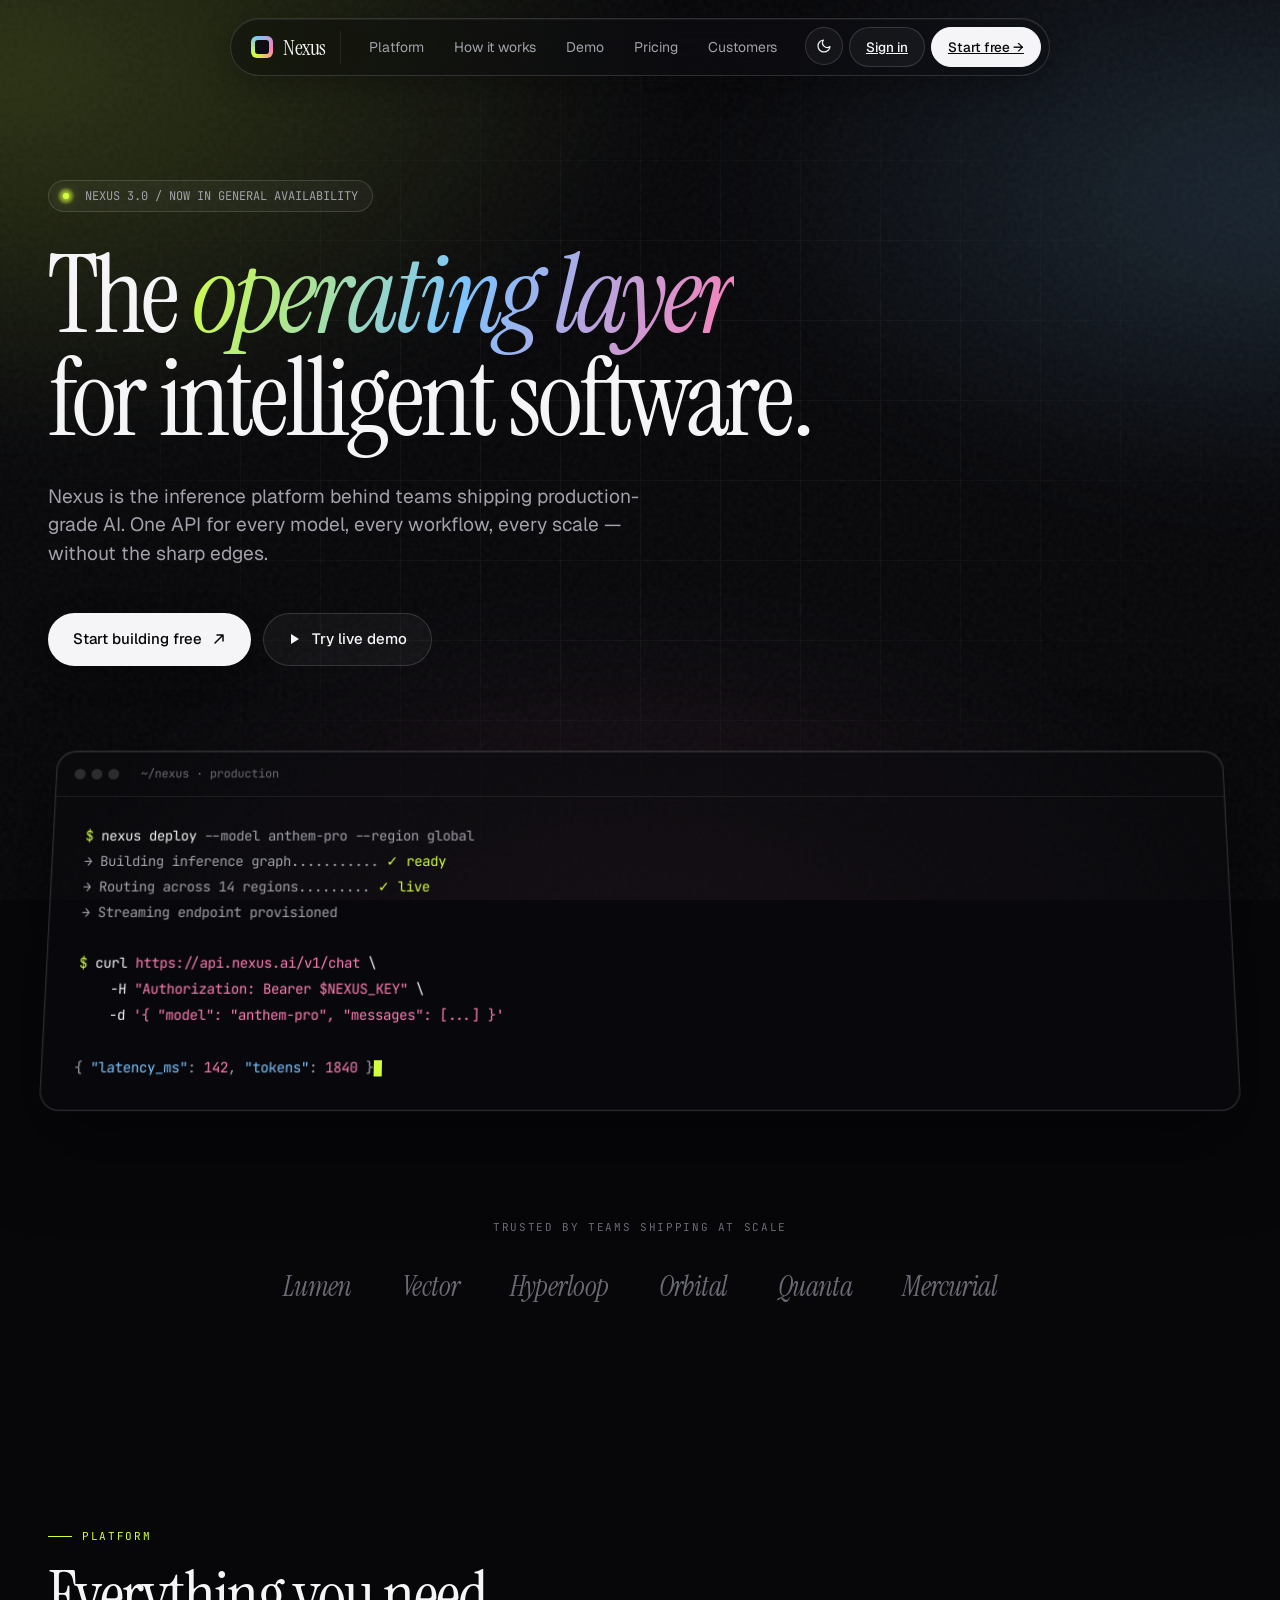
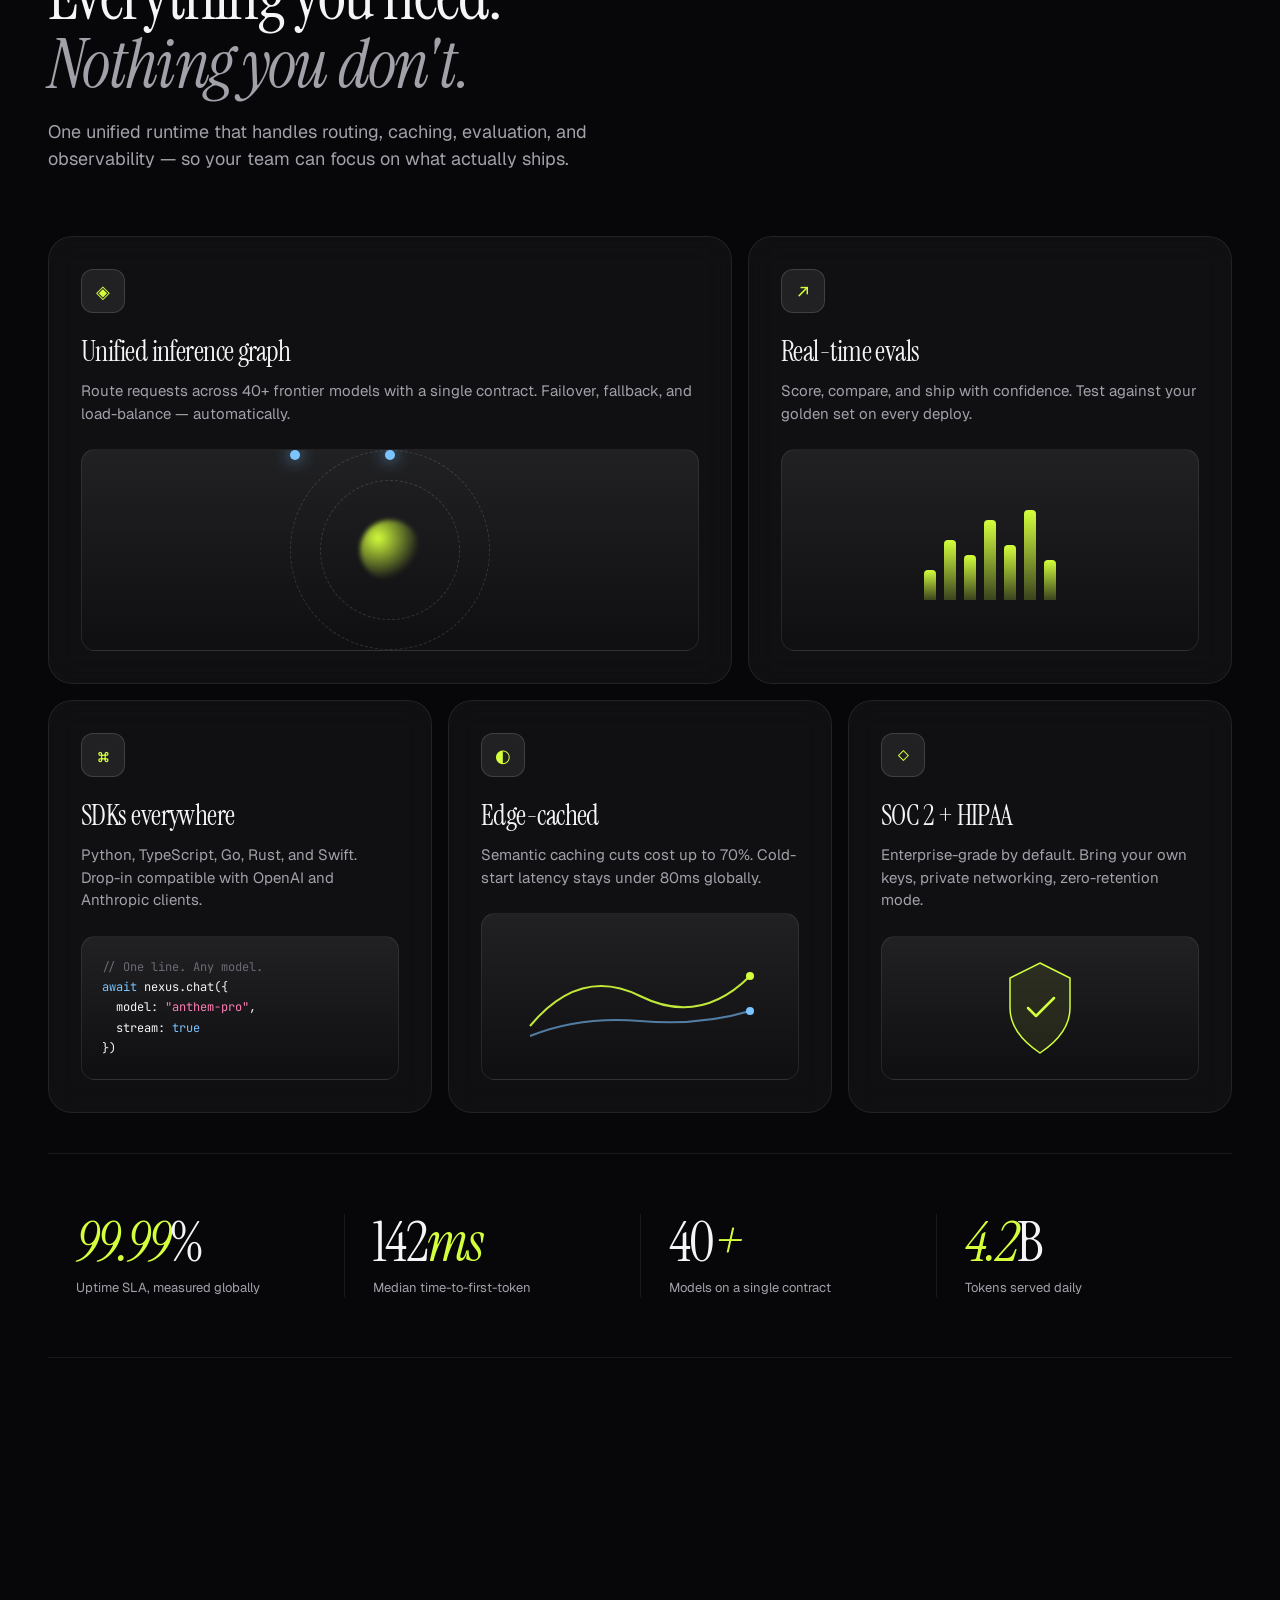
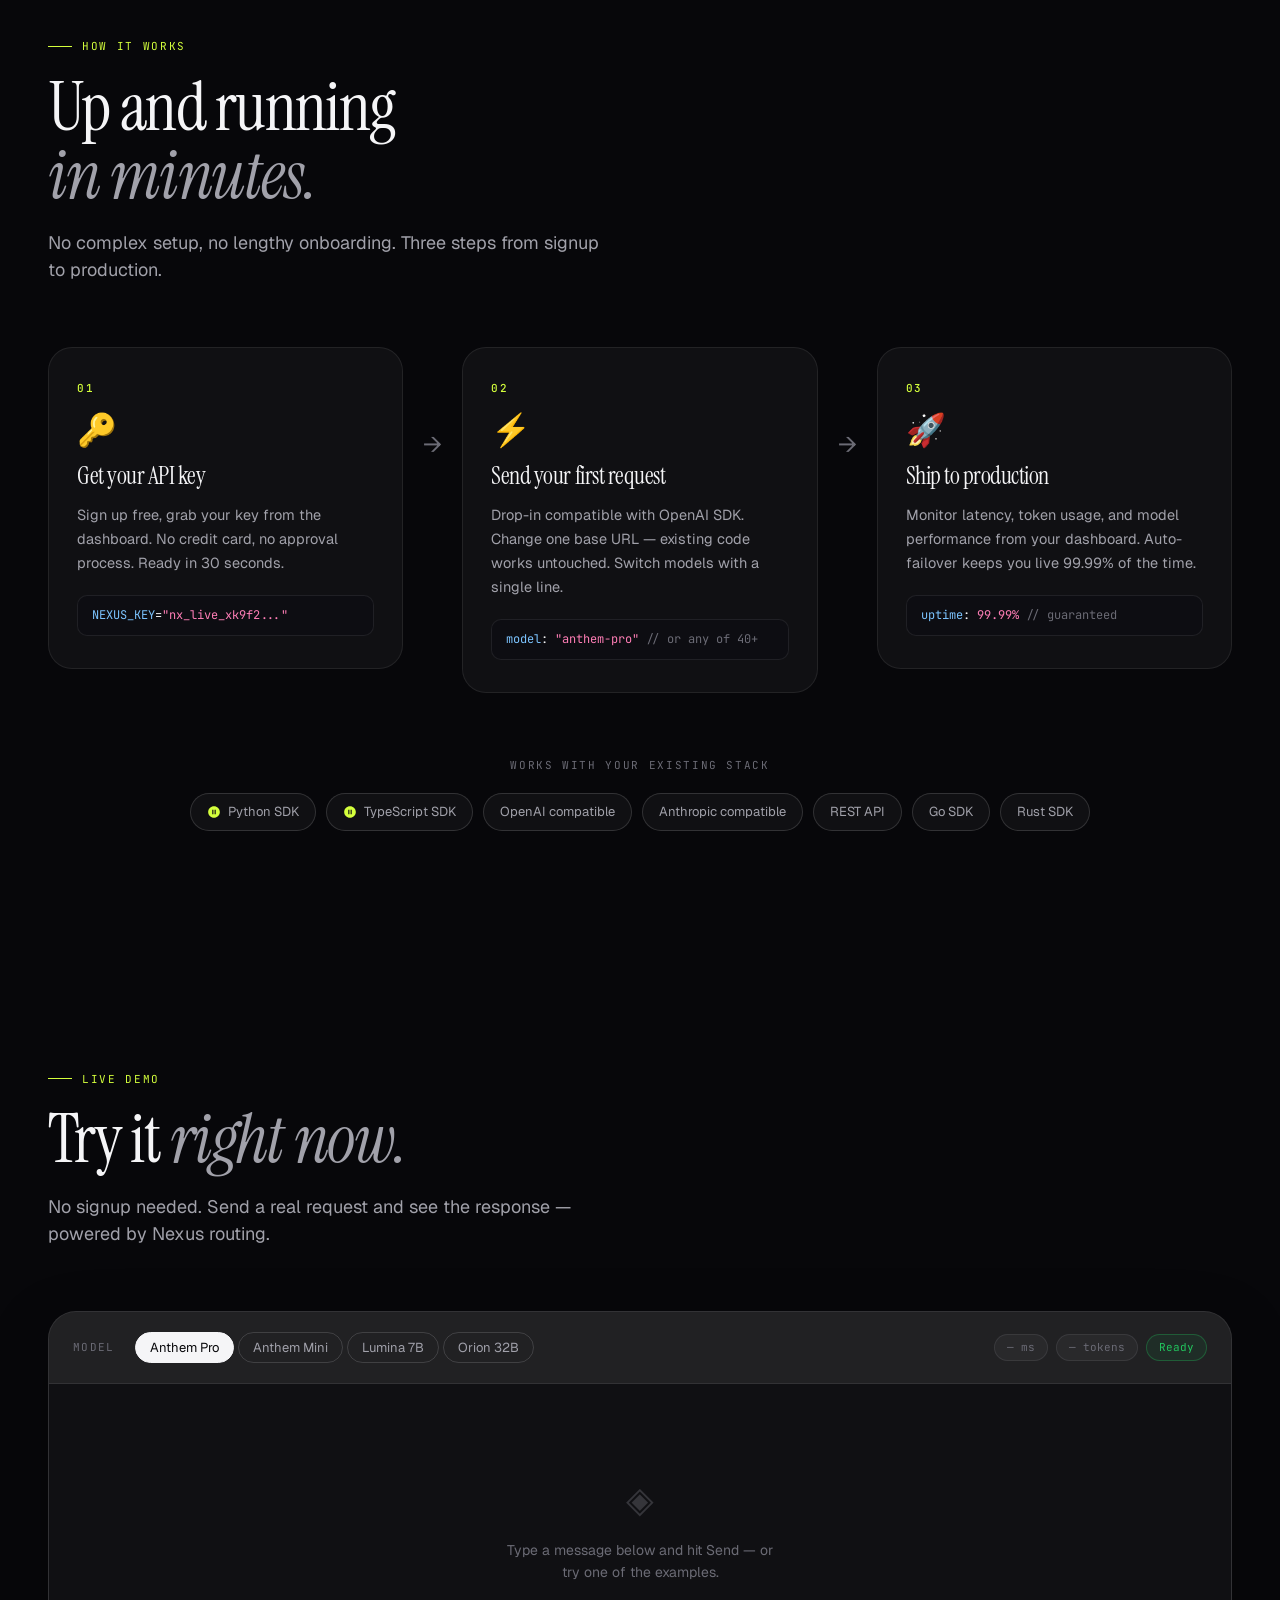
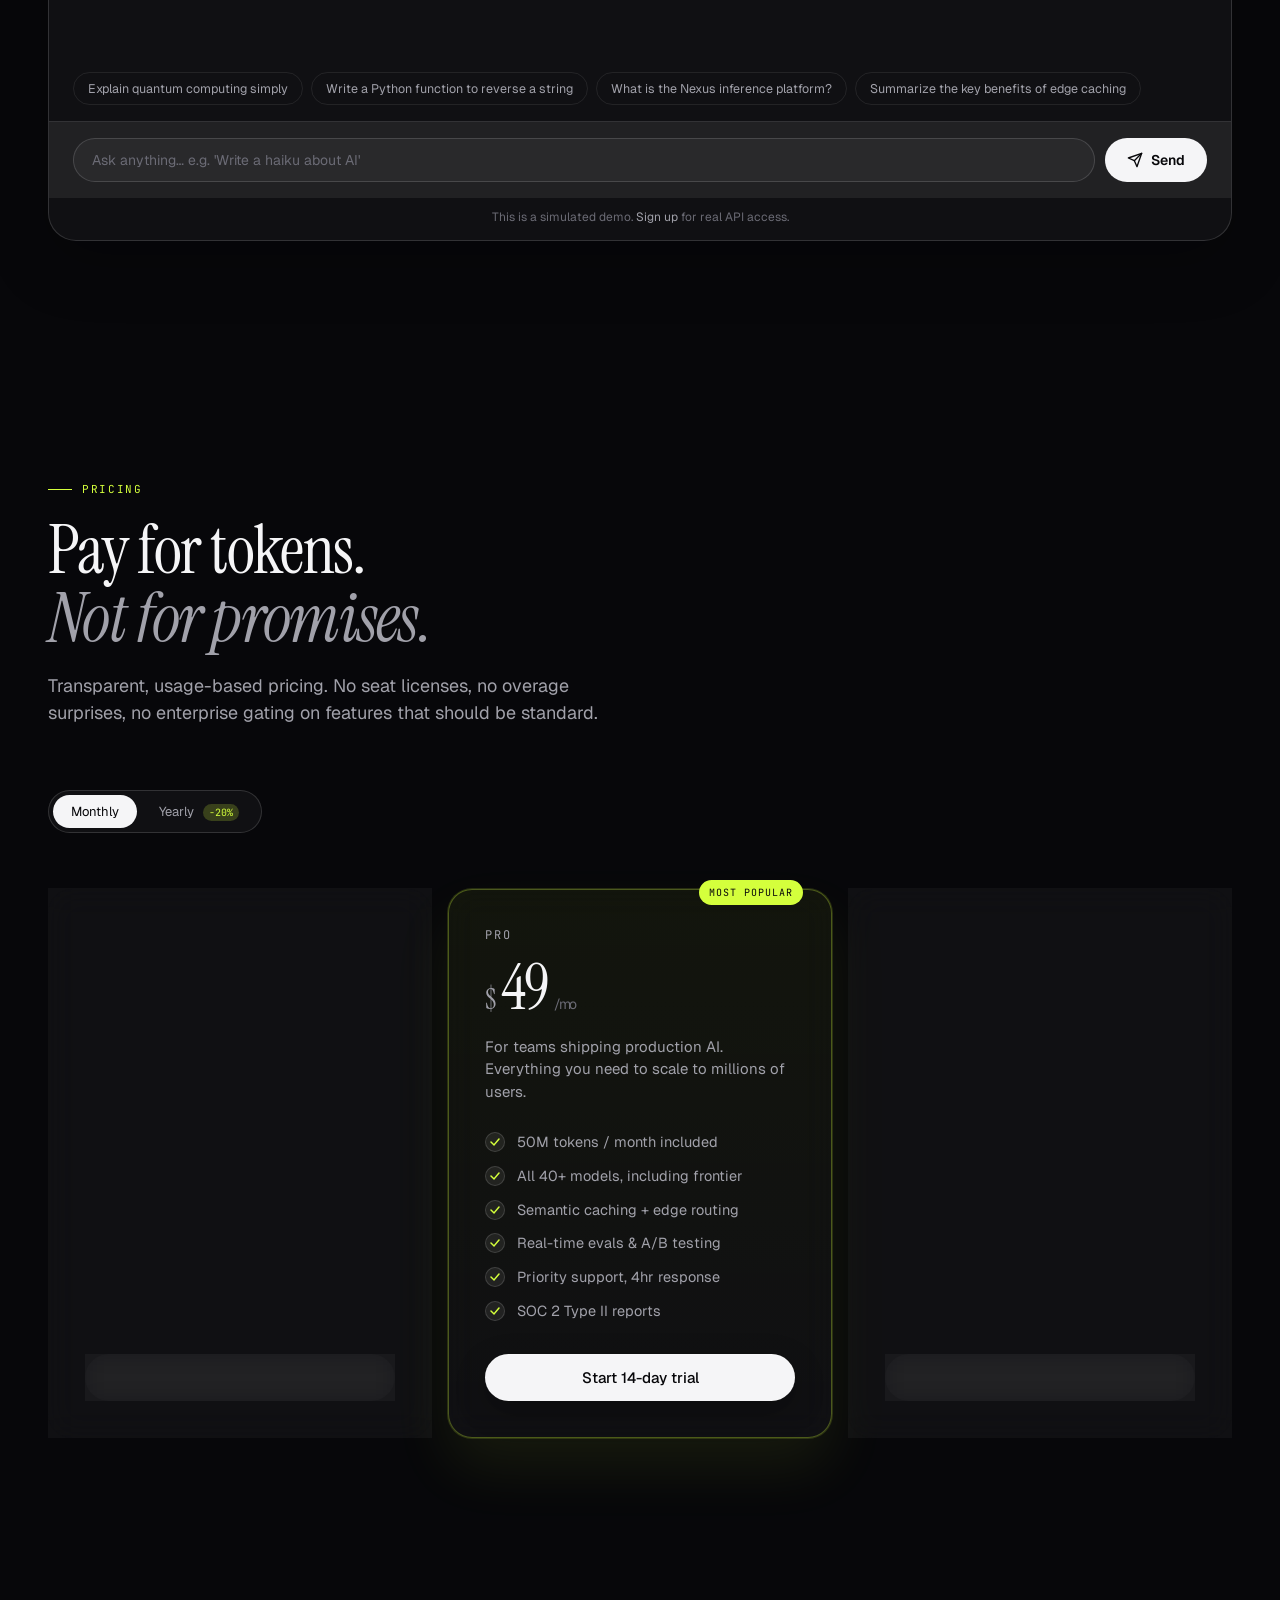
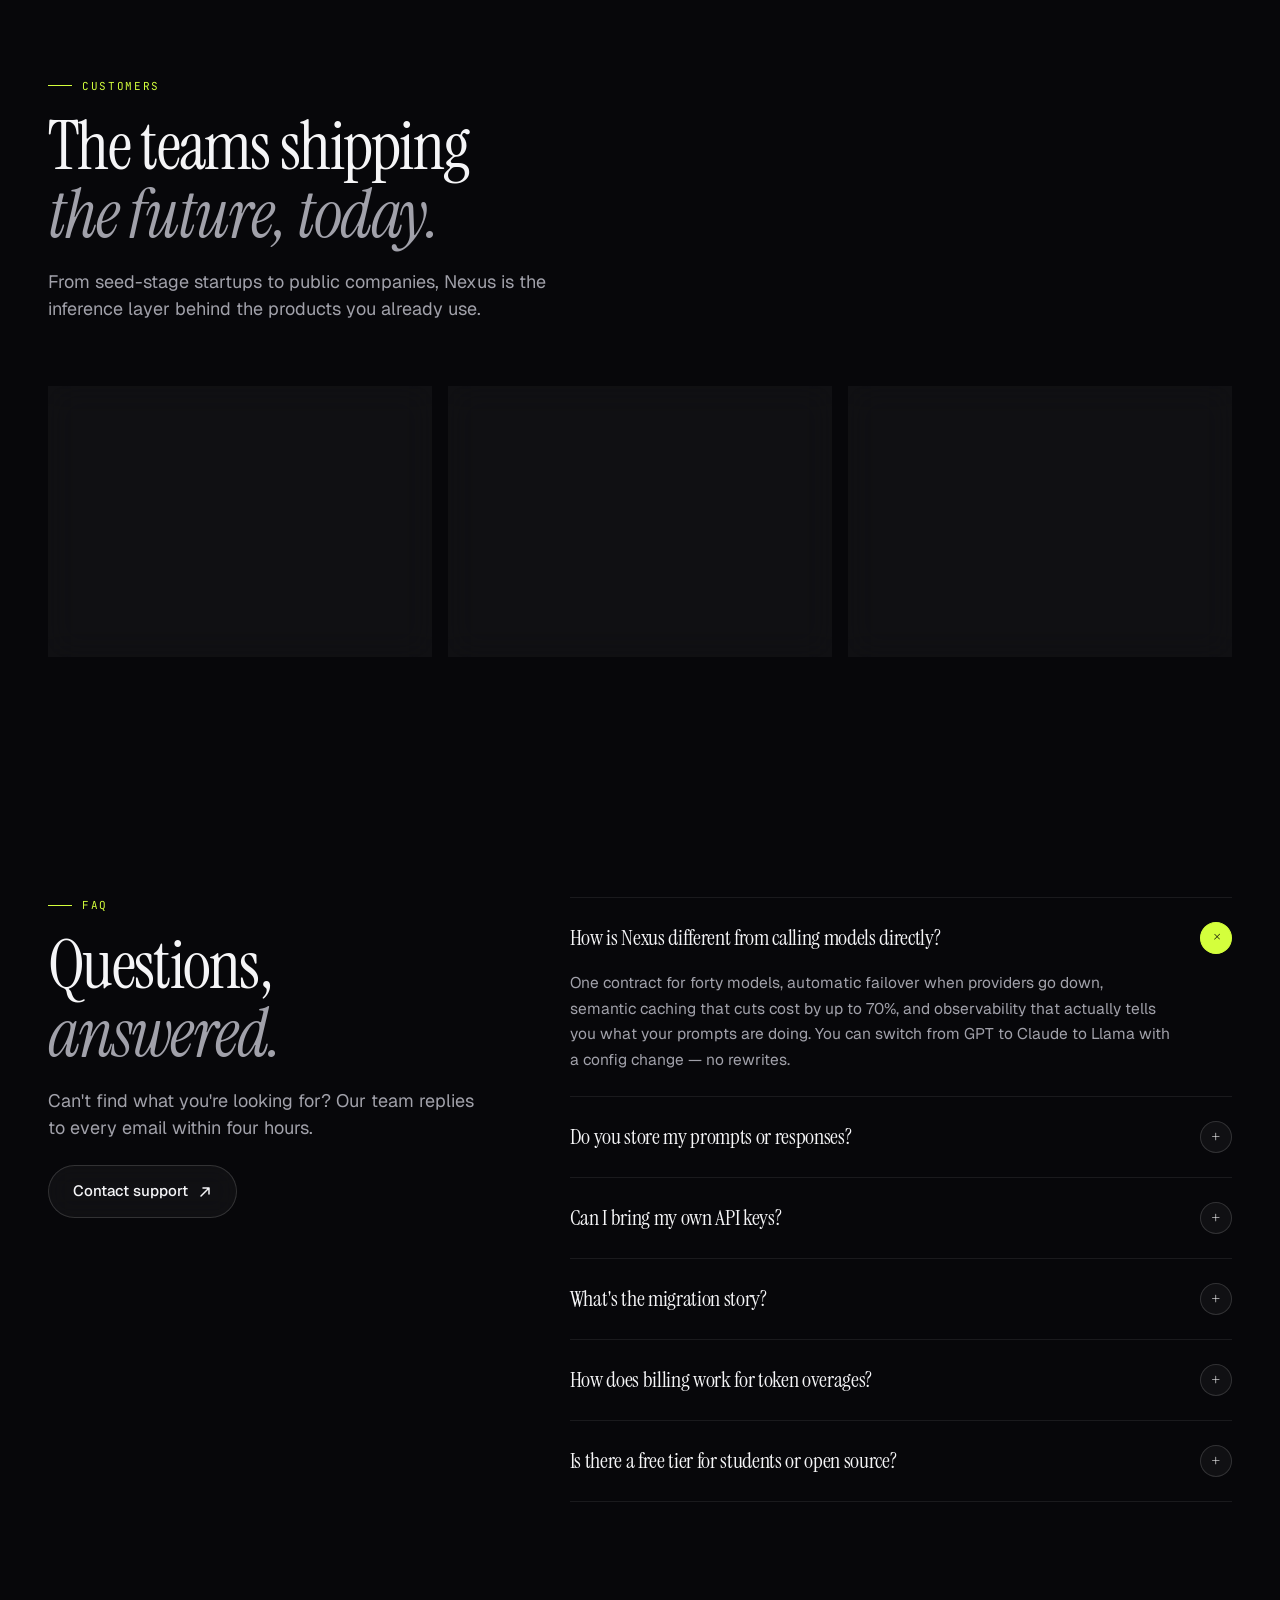
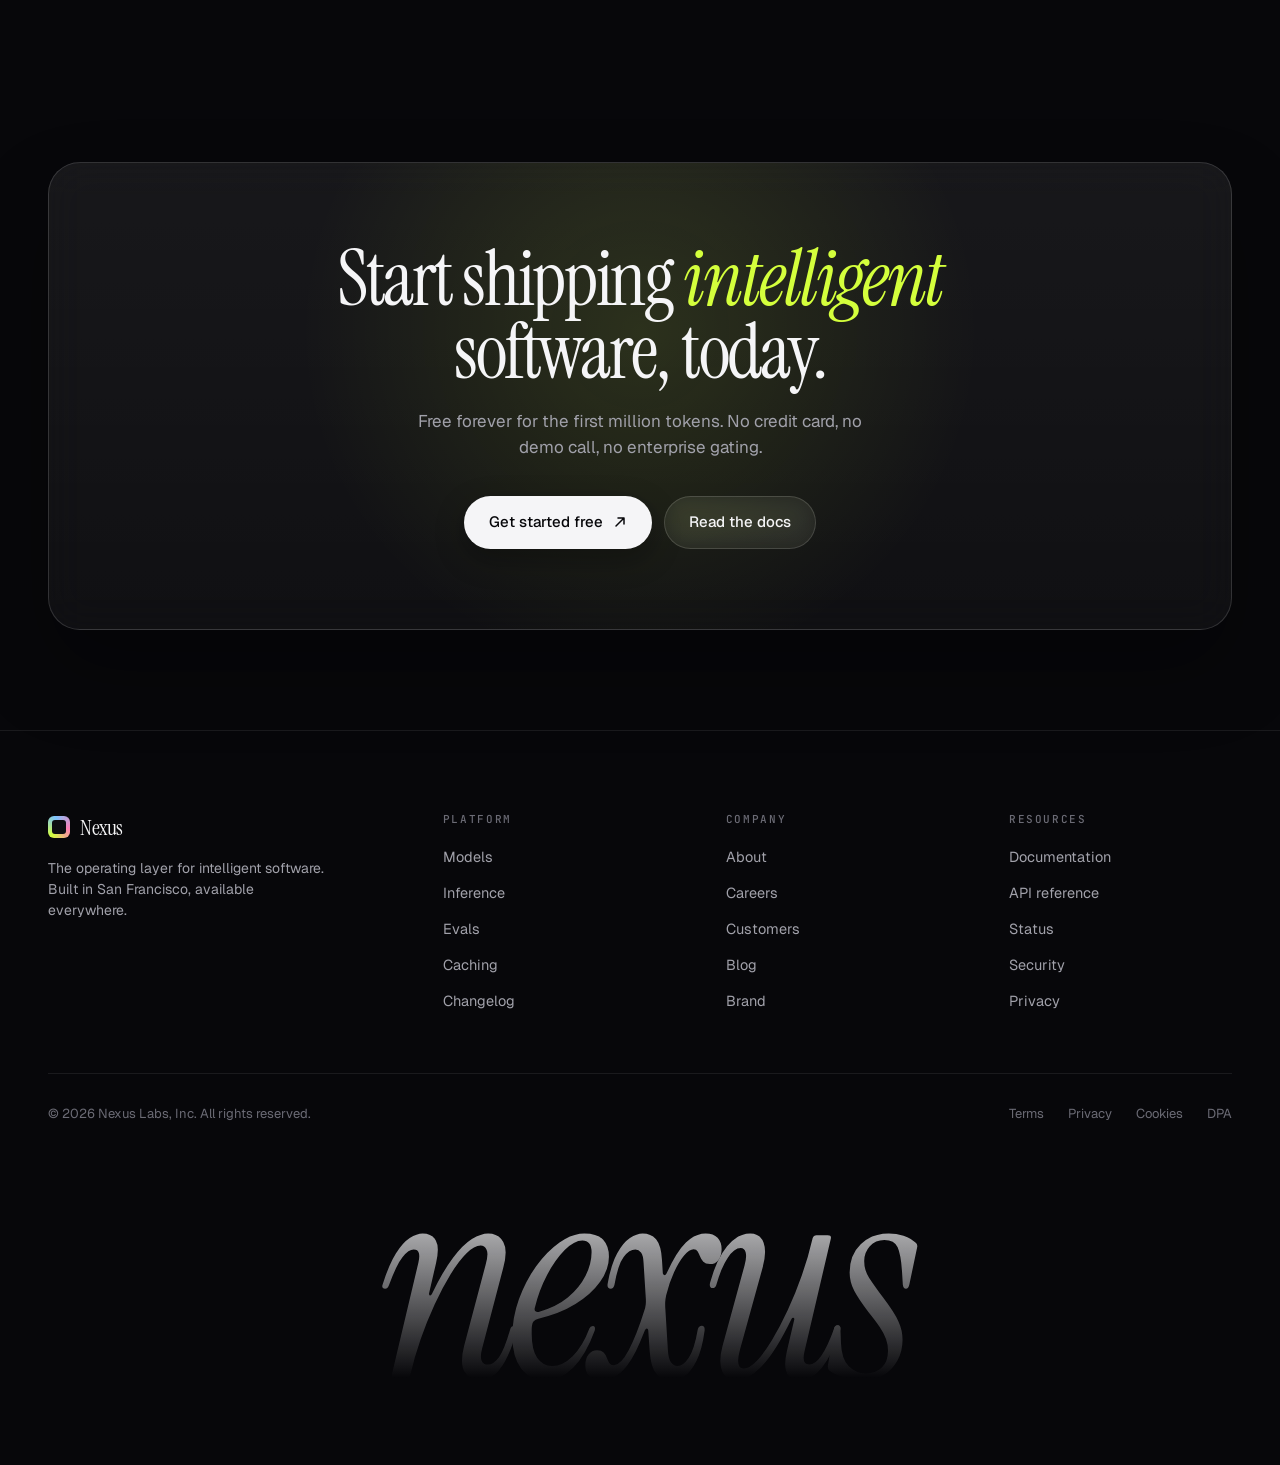
<file: index.html>
﻿<!DOCTYPE html>
<html lang="en" data-theme="dark">
<head>
<meta charset="UTF-8" />
<meta name="viewport" content="width=device-width, initial-scale=1.0" />
<title>Nexus — The Operating Layer for Intelligent Software</title>
<link rel="icon" type="image/svg+xml" href="favicon.svg">
<link rel="preconnect" href="https://fonts.googleapis.com">
<link rel="preconnect" href="https://fonts.gstatic.com" crossorigin>
<link href="https://fonts.googleapis.com/css2?family=Instrument+Serif:ital@0;1&family=JetBrains+Mono:wght@400;500&family=Geist:wght@300;400;500;600;700&display=swap" rel="stylesheet">
<link rel="stylesheet" href="css/style.css">

</head>
<body>

<div class="ambient"></div>
<div class="grid-overlay"></div>

<!-- NAVBAR -->
<div class="nav-wrap">
  <nav class="nav">
    <a href="index.html" class="brand">
      <div class="brand-mark"></div>
      Nexus
    </a>
    <div class="nav-links" id="navLinks">
      <a href="#features">Platform</a>
      <a href="#how-it-works">How it works</a>
      <a href="#demo">Demo</a>
      <a href="#pricing">Pricing</a>
      <a href="#testimonials">Customers</a>
    </div>
    <div class="nav-actions">
      <button class="theme-toggle" id="themeToggle" aria-label="Toggle theme">
        <svg id="iconMoon" width="16" height="16" viewBox="0 0 24 24" fill="none" stroke="currentColor" stroke-width="1.8" stroke-linecap="round" stroke-linejoin="round"><path d="M21 12.79A9 9 0 1 1 11.21 3 7 7 0 0 0 21 12.79z"/></svg>
        <svg id="iconSun" width="16" height="16" viewBox="0 0 24 24" fill="none" stroke="currentColor" stroke-width="1.8" stroke-linecap="round" stroke-linejoin="round" style="display:none"><circle cx="12" cy="12" r="4"/><path d="M12 2v2M12 20v2M4.93 4.93l1.41 1.41M17.66 17.66l1.41 1.41M2 12h2M20 12h2M4.93 19.07l1.41-1.41M17.66 6.34l1.41-1.41"/></svg>
      </button>
      <button class="mobile-toggle theme-toggle" id="mobileToggle" aria-label="Menu">
        <svg width="16" height="16" viewBox="0 0 24 24" fill="none" stroke="currentColor" stroke-width="2" stroke-linecap="round"><path d="M4 6h16M4 12h16M4 18h16"/></svg>
      </button>
      <a href="signin.html" class="nav-cta desktop" id="navSignIn">Sign in</a>
      <a href="signup.html" class="nav-cta primary desktop" id="navStartFree">Start free →</a>
      <a href="dashboard.html" class="nav-cta primary desktop" id="navDashboard" style="display:none">Dashboard →</a>
    </div>
  </nav>
</div>

<!-- HERO -->
<header class="hero">
  <div class="container">
    <div class="eyebrow">
      <span class="dot"></span>
      <span>NEXUS 3.0 / NOW IN GENERAL AVAILABILITY</span>
    </div>
    <h1>The <em>operating layer</em><br>for intelligent software.</h1>
    <p>Nexus is the inference platform behind teams shipping production-grade AI. One API for every model, every workflow, every scale — without the sharp edges.</p>
    <div class="hero-actions">
      <a href="signup.html" class="btn btn-primary">
        Start building free
        <svg class="arrow" width="14" height="14" viewBox="0 0 14 14" fill="none"><path d="M3 11L11 3M11 3H5M11 3V9" stroke="currentColor" stroke-width="1.5" stroke-linecap="round" stroke-linejoin="round"/></svg>
      </a>
      <a href="#demo" class="btn btn-ghost">
        <svg width="14" height="14" viewBox="0 0 14 14" fill="none"><polygon points="3,2 11,7 3,12" fill="currentColor"/></svg>
        Try live demo
      </a>
    </div>

    <!-- Terminal mockup -->
    <div class="hero-visual">
      <div class="terminal">
        <div class="terminal-header">
          <div class="dots"><span></span><span></span><span></span></div>
          <span>~/nexus · production</span>
        </div>
        <div class="terminal-body">
<span class="prompt">$</span> <span class="cmd">nexus deploy</span> <span class="out">--model anthem-pro --region global</span><br>
<span class="out">→ Building inference graph........... <span style="color:var(--accent)">✓ ready</span></span><br>
<span class="out">→ Routing across 14 regions......... <span style="color:var(--accent)">✓ live</span></span><br>
<span class="out">→ Streaming endpoint provisioned</span><br><br>
<span class="prompt">$</span> <span class="cmd">curl</span> <span class="str">https://api.nexus.ai/v1/chat</span> \<br>
&nbsp;&nbsp;&nbsp;&nbsp;-H <span class="str">"Authorization: Bearer $NEXUS_KEY"</span> \<br>
&nbsp;&nbsp;&nbsp;&nbsp;-d <span class="str">'{ "model": "anthem-pro", "messages": [...] }'</span><br><br>
<span class="out">{ <span class="key">"latency_ms"</span>: <span class="str">142</span>, <span class="key">"tokens"</span>: <span class="str">1840</span> }<span class="cursor"></span></span>
        </div>
      </div>
    </div>

    <!-- Logo strip -->
    <div class="logos">
      <div class="logos-label">Trusted by teams shipping at scale</div>
      <div class="logos-row">
        <span>Lumen</span>
        <span>Vector</span>
        <span>Hyperloop</span>
        <span>Orbital</span>
        <span>Quanta</span>
        <span>Mercurial</span>
      </div>
    </div>
  </div>
</header>

<!-- FEATURES -->
<section id="features">
  <div class="container">
    <div class="section-head reveal">
      <div class="section-tag">Platform</div>
      <h2>Everything you need.<br><em>Nothing you don't.</em></h2>
      <p>One unified runtime that handles routing, caching, evaluation, and observability — so your team can focus on what actually ships.</p>
    </div>

    <div class="features-grid">
      <div class="feature feature-large reveal">
        <div>
          <div class="feature-icon">◈</div>
          <h3>Unified inference graph</h3>
          <p>Route requests across 40+ frontier models with a single contract. Failover, fallback, and load-balance — automatically.</p>
        </div>
        <div class="feature-visual">
          <div class="orbit">
            <div class="orbit-dot"></div>
            <div class="orbit-dot"></div>
            <div class="orbit-core"></div>
          </div>
        </div>
      </div>

      <div class="feature feature-small reveal">
        <div>
          <div class="feature-icon">↗</div>
          <h3>Real-time evals</h3>
          <p>Score, compare, and ship with confidence. Test against your golden set on every deploy.</p>
        </div>
        <div class="feature-visual">
          <div class="bars">
            <span></span><span></span><span></span><span></span><span></span><span></span><span></span>
          </div>
        </div>
      </div>

      <div class="feature feature-third reveal">
        <div>
          <div class="feature-icon">⌘</div>
          <h3>SDKs everywhere</h3>
          <p>Python, TypeScript, Go, Rust, and Swift. Drop-in compatible with OpenAI and Anthropic clients.</p>
        </div>
        <div class="feature-visual">
          <div class="code-mini">
<span class="com">// One line. Any model.</span><br>
<span class="key">await</span> nexus.chat({<br>
&nbsp;&nbsp;model: <span class="str">"anthem-pro"</span>,<br>
&nbsp;&nbsp;stream: <span class="key">true</span><br>
})
          </div>
        </div>
      </div>

      <div class="feature feature-third reveal">
        <div>
          <div class="feature-icon">◐</div>
          <h3>Edge-cached</h3>
          <p>Semantic caching cuts cost up to 70%. Cold-start latency stays under 80ms globally.</p>
        </div>
        <div class="feature-visual">
          <svg width="100%" height="120" viewBox="0 0 240 120" fill="none">
            <path d="M10 90 Q 60 30, 120 60 T 230 40" stroke="var(--accent)" stroke-width="2" fill="none" opacity="0.9"/>
            <path d="M10 100 Q 60 80, 120 85 T 230 75" stroke="var(--accent-2)" stroke-width="2" fill="none" opacity="0.6"/>
            <circle cx="230" cy="40" r="4" fill="var(--accent)"/>
            <circle cx="230" cy="75" r="4" fill="var(--accent-2)"/>
          </svg>
        </div>
      </div>

      <div class="feature feature-third reveal">
        <div>
          <div class="feature-icon">◇</div>
          <h3>SOC 2 + HIPAA</h3>
          <p>Enterprise-grade by default. Bring your own keys, private networking, zero-retention mode.</p>
        </div>
        <div class="feature-visual">
          <svg width="80" height="100" viewBox="0 0 80 100" fill="none">
            <path d="M40 5 L70 20 V50 C70 70 55 85 40 95 C25 85 10 70 10 50 V20 Z" stroke="var(--accent)" stroke-width="1.5" fill="rgba(212,255,60,0.08)"/>
            <path d="M28 50 L36 58 L54 40" stroke="var(--accent)" stroke-width="2.5" stroke-linecap="round" stroke-linejoin="round" fill="none"/>
          </svg>
        </div>
      </div>
    </div>

    <!-- STATS -->
    <div class="stats reveal">
      <div class="stat">
        <div class="stat-num"><em>99.99</em>%</div>
        <div class="stat-label">Uptime SLA, measured globally</div>
      </div>
      <div class="stat">
        <div class="stat-num">142<em>ms</em></div>
        <div class="stat-label">Median time-to-first-token</div>
      </div>
      <div class="stat">
        <div class="stat-num">40<em>+</em></div>
        <div class="stat-label">Models on a single contract</div>
      </div>
      <div class="stat">
        <div class="stat-num"><em>4.2</em>B</div>
        <div class="stat-label">Tokens served daily</div>
      </div>
    </div>
  </div>
</section>

<!-- HOW IT WORKS -->
<section id="how-it-works">
  <div class="container">
    <div class="section-head reveal">
      <div class="section-tag">How it works</div>
      <h2>Up and running<br><em>in minutes.</em></h2>
      <p>No complex setup, no lengthy onboarding. Three steps from signup to production.</p>
    </div>

    <div class="steps-grid reveal">

      <div class="step">
        <div class="step-num">01</div>
        <div class="step-icon">🔑</div>
        <h3 class="step-title">Get your API key</h3>
        <p class="step-desc">Sign up free, grab your key from the dashboard. No credit card, no approval process. Ready in 30 seconds.</p>
        <div class="step-code">
          <span class="sc-key">NEXUS_KEY</span>=<span class="sc-str">"nx_live_xk9f2..."</span>
        </div>
      </div>

      <div class="step-arrow">→</div>

      <div class="step">
        <div class="step-num">02</div>
        <div class="step-icon">⚡</div>
        <h3 class="step-title">Send your first request</h3>
        <p class="step-desc">Drop-in compatible with OpenAI SDK. Change one base URL — existing code works untouched. Switch models with a single line.</p>
        <div class="step-code">
          <span class="sc-key">model</span>: <span class="sc-str">"anthem-pro"</span> <span class="sc-com">// or any of 40+</span>
        </div>
      </div>

      <div class="step-arrow">→</div>

      <div class="step">
        <div class="step-num">03</div>
        <div class="step-icon">🚀</div>
        <h3 class="step-title">Ship to production</h3>
        <p class="step-desc">Monitor latency, token usage, and model performance from your dashboard. Auto-failover keeps you live 99.99% of the time.</p>
        <div class="step-code">
          <span class="sc-key">uptime</span>: <span class="sc-str">99.99%</span> <span class="sc-com">// guaranteed</span>
        </div>
      </div>

    </div>

    <!-- Integration logos -->
    <div class="integrations reveal">
      <div class="int-label">Works with your existing stack</div>
      <div class="int-row">
        <div class="int-chip">
          <svg width="14" height="14" viewBox="0 0 24 24" fill="currentColor"><path d="M12 2C6.48 2 2 6.48 2 12s4.48 10 10 10 10-4.48 10-10S17.52 2 12 2zm-1 14H9V8h2v8zm4 0h-2V8h2v8z"/></svg>
          Python SDK
        </div>
        <div class="int-chip">
          <svg width="14" height="14" viewBox="0 0 24 24" fill="currentColor"><path d="M12 2C6.48 2 2 6.48 2 12s4.48 10 10 10 10-4.48 10-10S17.52 2 12 2zm-1 14H9V8h2v8zm4 0h-2V8h2v8z"/></svg>
          TypeScript SDK
        </div>
        <div class="int-chip">OpenAI compatible</div>
        <div class="int-chip">Anthropic compatible</div>
        <div class="int-chip">REST API</div>
        <div class="int-chip">Go SDK</div>
        <div class="int-chip">Rust SDK</div>
      </div>
    </div>
  </div>
</section>

<!-- LIVE DEMO -->
<section id="demo">
  <div class="container">
    <div class="section-head reveal">
      <div class="section-tag">Live demo</div>
      <h2>Try it <em>right now.</em></h2>
      <p>No signup needed. Send a real request and see the response — powered by Nexus routing.</p>
    </div>

    <div class="demo-wrap reveal">
      <!-- Model selector -->
      <div class="demo-top">
        <div class="demo-model-row">
          <span class="demo-label">Model</span>
          <div class="model-tabs" id="modelTabs">
            <button class="model-tab active" data-model="anthem-pro">Anthem Pro</button>
            <button class="model-tab" data-model="anthem-mini">Anthem Mini</button>
            <button class="model-tab" data-model="lumina-7b">Lumina 7B</button>
            <button class="model-tab" data-model="orion-32b">Orion 32B</button>
          </div>
        </div>
        <div class="demo-meta">
          <span class="meta-pill" id="metaLatency">— ms</span>
          <span class="meta-pill" id="metaTokens">— tokens</span>
          <span class="meta-pill green" id="metaStatus">Ready</span>
        </div>
      </div>

      <!-- Chat area -->
      <div class="demo-chat" id="demoChat">
        <div class="demo-empty">
          <div class="demo-empty-icon">◈</div>
          <p>Type a message below and hit Send — or try one of the examples.</p>
        </div>
      </div>

      <!-- Quick prompts -->
      <div class="quick-prompts" id="quickPrompts">
        <button class="qp-btn" onclick="usePrompt(this)">Explain quantum computing simply</button>
        <button class="qp-btn" onclick="usePrompt(this)">Write a Python function to reverse a string</button>
        <button class="qp-btn" onclick="usePrompt(this)">What is the Nexus inference platform?</button>
        <button class="qp-btn" onclick="usePrompt(this)">Summarize the key benefits of edge caching</button>
      </div>

      <!-- Input row -->
      <div class="demo-input-row">
        <input
          type="text"
          class="demo-input"
          id="demoInput"
          placeholder="Ask anything… e.g. 'Write a haiku about AI'"
          autocomplete="off"
        />
        <button class="demo-send" id="demoSend" onclick="sendDemo()">
          <svg width="16" height="16" viewBox="0 0 24 24" fill="none" stroke="currentColor" stroke-width="2" stroke-linecap="round" stroke-linejoin="round"><line x1="22" y1="2" x2="11" y2="13"/><polygon points="22 2 15 22 11 13 2 9 22 2"/></svg>
          Send
        </button>
      </div>
      <p class="demo-note">This is a simulated demo. <a href="signup.html">Sign up</a> for real API access.</p>
    </div>
  </div>
</section>

<!-- PRICING -->
<section id="pricing">
  <div class="container">
    <div class="section-head reveal">
      <div class="section-tag">Pricing</div>
      <h2>Pay for tokens.<br><em>Not for promises.</em></h2>
      <p>Transparent, usage-based pricing. No seat licenses, no overage surprises, no enterprise gating on features that should be standard.</p>
    </div>

    <div class="reveal" style="margin-bottom:8px">
      <div class="billing-toggle">
        <button class="active" data-billing="monthly">Monthly</button>
        <button data-billing="yearly">Yearly <span class="save">−20%</span></button>
      </div>
    </div>

    <div class="pricing-grid">
      <div class="plan reveal">
        <div class="plan-name">Hobby</div>
        <div class="plan-price"><span class="currency">$</span><span class="amount" data-monthly="0" data-yearly="0">0</span></div>
        <p class="plan-desc">For prototyping and side projects. Generous free tier, no credit card.</p>
        <ul>
          <li>1M tokens / month included</li>
          <li>Access to 8 open models</li>
          <li>Community Discord support</li>
          <li>Rate-limited at 60 RPM</li>
        </ul>
        <button onclick="openModal('hobby')" class="btn btn-ghost" style="border:none;cursor:pointer;">Start free</button>
      </div>

      <div class="plan featured reveal">
        <div class="plan-badge">Most popular</div>
        <div class="plan-name">Pro</div>
        <div class="plan-price"><span class="currency">$</span><span class="amount" data-monthly="49" data-yearly="39">49</span><span class="per">/mo</span></div>
        <p class="plan-desc">For teams shipping production AI. Everything you need to scale to millions of users.</p>
        <ul>
          <li>50M tokens / month included</li>
          <li>All 40+ models, including frontier</li>
          <li>Semantic caching + edge routing</li>
          <li>Real-time evals & A/B testing</li>
          <li>Priority support, 4hr response</li>
          <li>SOC 2 Type II reports</li>
        </ul>
        <button onclick="openModal('pro')" class="btn btn-primary" style="border:none;cursor:pointer;">Start 14-day trial</button>
      </div>

      <div class="plan reveal">
        <div class="plan-name">Enterprise</div>
        <div class="plan-price"><span style="font-size:48px">Custom</span></div>
        <p class="plan-desc">For organizations with bespoke compliance, dedicated capacity, or custom deployment needs.</p>
        <ul>
          <li>Unlimited tokens + dedicated GPUs</li>
          <li>Private VPC + on-prem deployment</li>
          <li>HIPAA, FedRAMP, ISO 27001</li>
          <li>Custom SLAs up to 99.999%</li>
          <li>Named engineer + 24/7 hotline</li>
        </ul>
        <button onclick="openModal('enterprise')" class="btn btn-ghost" style="border:none;cursor:pointer;">Talk to sales</button>
      </div>
    </div>
  </div>
</section>

<!-- TESTIMONIALS -->
<section id="testimonials">
  <div class="container">
    <div class="section-head reveal">
      <div class="section-tag">Customers</div>
      <h2>The teams shipping<br><em>the future, today.</em></h2>
      <p>From seed-stage startups to public companies, Nexus is the inference layer behind the products you already use.</p>
    </div>

    <div class="testimonials-grid">
      <div class="quote reveal">
        <div class="quote-body">"We cut our inference bill by 64% in a single afternoon. The router just <em>works</em>. Migration took less time than the procurement call."</div>
        <div class="quote-author">
          <div class="avatar">M</div>
          <div class="author-info">
            <strong>Mira Chen</strong>
            <span>CTO, Lumen Health</span>
          </div>
        </div>
      </div>
      <div class="quote reveal">
        <div class="quote-body">"Three frontier models, one contract, one bill, one dashboard. This is what every AI platform should have looked like from day one."</div>
        <div class="quote-author">
          <div class="avatar">D</div>
          <div class="author-info">
            <strong>Daniel Okonkwo</strong>
            <span>VP Engineering, Vector</span>
          </div>
        </div>
      </div>
      <div class="quote reveal">
        <div class="quote-body">"The evals dashboard caught a regression that would have shipped to 800k users. That alone paid for the platform for the next decade."</div>
        <div class="quote-author">
          <div class="avatar">S</div>
          <div class="author-info">
            <strong>Sasha Rivera</strong>
            <span>Head of AI, Hyperloop</span>
          </div>
        </div>
      </div>
    </div>
  </div>
</section>

<!-- FAQ -->
<section id="faq">
  <div class="container">
    <div class="faq-layout">
      <div class="section-head reveal" style="margin-bottom:0">
        <div class="section-tag">FAQ</div>
        <h2>Questions,<br><em>answered.</em></h2>
        <p>Can't find what you're looking for? Our team replies to every email within four hours.</p>
        <a href="mailto:support@nexus.ai" class="btn btn-ghost" style="margin-top:24px">
          Contact support
          <svg class="arrow" width="14" height="14" viewBox="0 0 14 14" fill="none"><path d="M3 11L11 3M11 3H5M11 3V9" stroke="currentColor" stroke-width="1.5" stroke-linecap="round" stroke-linejoin="round"/></svg>
        </a>
      </div>

      <div class="faq-list reveal">
        <div class="faq-item open">
          <div class="faq-q">
            <span>How is Nexus different from calling models directly?</span>
            <div class="faq-toggle">+</div>
          </div>
          <div class="faq-a">One contract for forty models, automatic failover when providers go down, semantic caching that cuts cost by up to 70%, and observability that actually tells you what your prompts are doing. You can switch from GPT to Claude to Llama with a config change — no rewrites.</div>
        </div>
        <div class="faq-item">
          <div class="faq-q">
            <span>Do you store my prompts or responses?</span>
            <div class="faq-toggle">+</div>
          </div>
          <div class="faq-a">By default we retain logs for 30 days for debugging. Pro and Enterprise plans support zero-retention mode, where requests are processed in-memory and never persisted. We never train on your data.</div>
        </div>
        <div class="faq-item">
          <div class="faq-q">
            <span>Can I bring my own API keys?</span>
            <div class="faq-toggle">+</div>
          </div>
          <div class="faq-a">Yes. Bring your own OpenAI, Anthropic, or self-hosted keys and Nexus becomes pure infrastructure — routing, caching, observability — on top of your existing accounts.</div>
        </div>
        <div class="faq-item">
          <div class="faq-q">
            <span>What's the migration story?</span>
            <div class="faq-toggle">+</div>
          </div>
          <div class="faq-a">Change one base URL. Our SDK is wire-compatible with OpenAI and Anthropic clients, so existing code works untouched. Most customers migrate in under an hour.</div>
        </div>
        <div class="faq-item">
          <div class="faq-q">
            <span>How does billing work for token overages?</span>
            <div class="faq-toggle">+</div>
          </div>
          <div class="faq-a">Pay-as-you-go beyond your plan's included tokens at the model's published rate — no markup. Set hard caps in the dashboard to never get surprised.</div>
        </div>
        <div class="faq-item">
          <div class="faq-q">
            <span>Is there a free tier for students or open source?</span>
            <div class="faq-toggle">+</div>
          </div>
          <div class="faq-a">Yes. Verified open-source maintainers and accredited students get 25M free tokens monthly, with access to all frontier models. Apply through the Hobby plan signup.</div>
        </div>
      </div>
    </div>
  </div>
</section>

<!-- CTA -->
<section class="cta">
  <div class="container">
    <div class="cta-card reveal">
      <h2>Start shipping <em>intelligent</em><br>software, today.</h2>
      <p>Free forever for the first million tokens. No credit card, no demo call, no enterprise gating.</p>
      <div class="cta-actions">
        <a href="signup.html" class="btn btn-primary">
          Get started free
          <svg class="arrow" width="14" height="14" viewBox="0 0 14 14" fill="none"><path d="M3 11L11 3M11 3H5M11 3V9" stroke="currentColor" stroke-width="1.5" stroke-linecap="round" stroke-linejoin="round"/></svg>
        </a>
        <a href="#faq" class="btn btn-ghost">Read the docs</a>
      </div>
    </div>
  </div>
</section>

<!-- FOOTER -->
<footer>
  <div class="container">
    <div class="footer-grid">
      <div class="footer-brand">
        <a href="index.html" class="brand" style="border-right:none;padding-right:0;">
          <div class="brand-mark"></div>
          Nexus
        </a>
        <p>The operating layer for intelligent software. Built in San Francisco, available everywhere.</p>
      </div>
      <div class="footer-col">
        <h4>Platform</h4>
        <ul>
          <li><a href="#features">Models</a></li>
          <li><a href="#features">Inference</a></li>
          <li><a href="#features">Evals</a></li>
          <li><a href="#features">Caching</a></li>
          <li><a href="#features">Changelog</a></li>
        </ul>
      </div>
      <div class="footer-col">
        <h4>Company</h4>
        <ul>
          <li><a href="#testimonials">About</a></li>
          <li><a href="mailto:careers@nexus.ai">Careers</a></li>
          <li><a href="#testimonials">Customers</a></li>
          <li><a href="#">Blog</a></li>
          <li><a href="#">Brand</a></li>
        </ul>
      </div>
      <div class="footer-col">
        <h4>Resources</h4>
        <ul>
          <li><a href="#faq">Documentation</a></li>
          <li><a href="#faq">API reference</a></li>
          <li><a href="#">Status</a></li>
          <li><a href="#">Security</a></li>
          <li><a href="#">Privacy</a></li>
        </ul>
      </div>
    </div>
    <div class="footer-bottom">
      <span>© 2026 Nexus Labs, Inc. All rights reserved.</span>
      <div class="legal">
        <a href="#">Terms</a>
        <a href="#">Privacy</a>
        <a href="#">Cookies</a>
        <a href="#">DPA</a>
      </div>
    </div>
    <div class="mega-brand">nexus</div>
  </div>
</footer>

<!-- PLAN MODAL -->
<div class="modal-overlay" id="modalOverlay">
  <div class="modal-card" id="modalCard">
    <button class="modal-close" id="modalClose" aria-label="Close">&#x2715;</button>
    <div id="modalContent"></div>
  </div>
</div>

<script src="js/script.js"></script>
</body>
</html>
</file>
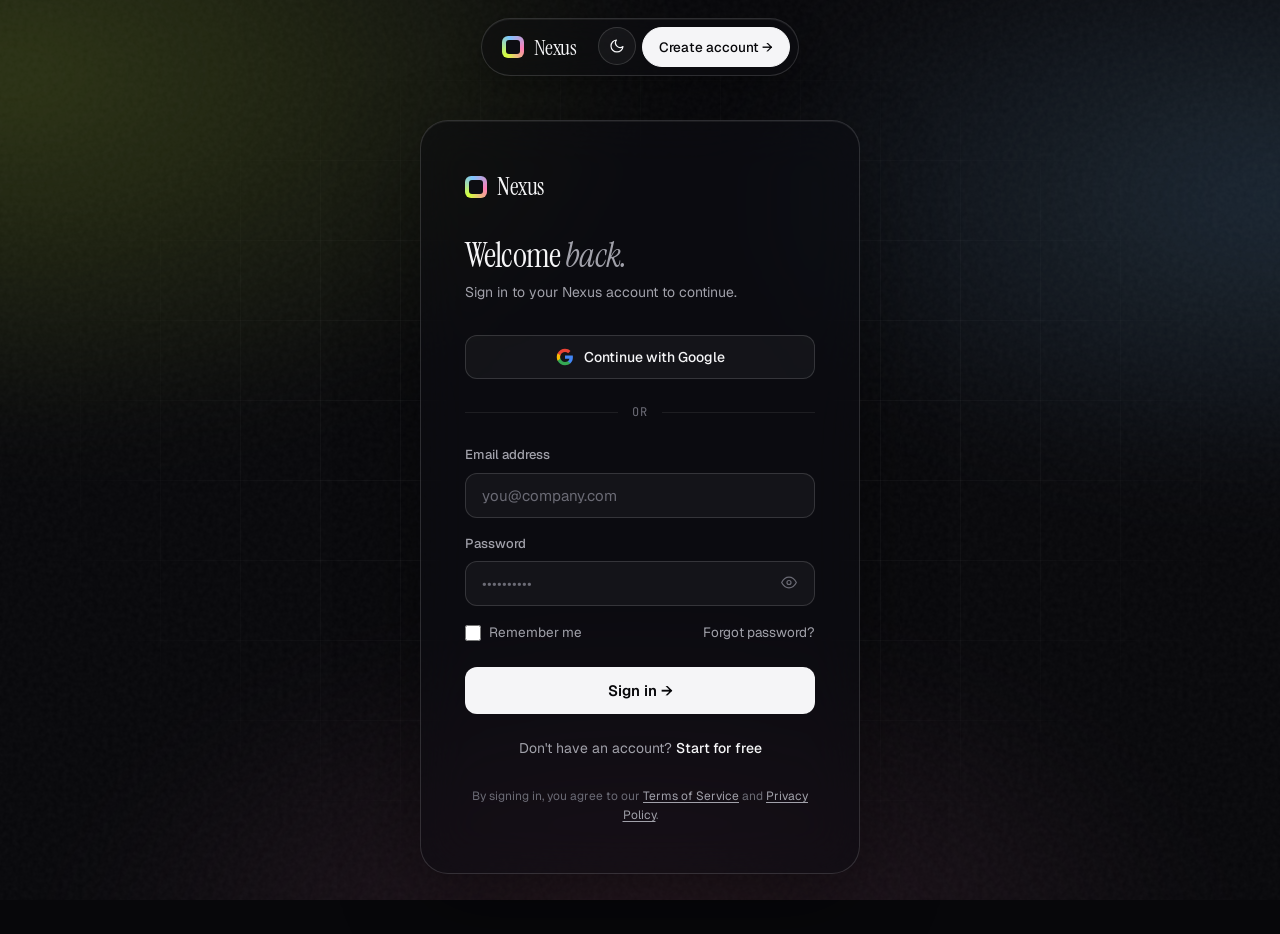
<file: dashboard.html>
<!DOCTYPE html>
<html lang="en" data-theme="dark">
<head>
<meta charset="UTF-8" />
<meta name="viewport" content="width=device-width, initial-scale=1.0" />
<title>Dashboard — Nexus</title>
<link rel="icon" type="image/svg+xml" href="favicon.svg">
<link rel="preconnect" href="https://fonts.googleapis.com">
<link rel="preconnect" href="https://fonts.gstatic.com" crossorigin>
<link href="https://fonts.googleapis.com/css2?family=Instrument+Serif:ital@0;1&family=JetBrains+Mono:wght@400;500&family=Geist:wght@300;400;500;600;700&display=swap" rel="stylesheet">
<style>
:root {
  --display: 'Instrument Serif', serif;
  --sans: 'Geist', -apple-system, sans-serif;
  --mono: 'JetBrains Mono', monospace;
  --bg: #07070a;
  --bg-elev: #0d0d12;
  --surface: rgba(255,255,255,0.04);
  --surface-strong: rgba(255,255,255,0.07);
  --border: rgba(255,255,255,0.08);
  --border-strong: rgba(255,255,255,0.14);
  --text: #f5f5f7;
  --text-dim: #a1a1aa;
  --text-mute: #6b6b75;
  --accent: #d4ff3c;
  --accent-2: #7cc4ff;
  --accent-3: #ff7eb6;
  --glow: 212,255,60;
  --sidebar-w: 240px;
}
[data-theme="light"] {
  --bg: #f6f5f0;
  --bg-elev: #ffffff;
  --surface: rgba(0,0,0,0.03);
  --surface-strong: rgba(0,0,0,0.06);
  --border: rgba(0,0,0,0.08);
  --border-strong: rgba(0,0,0,0.14);
  --text: #0a0a0c;
  --text-dim: #46464d;
  --text-mute: #7d7d85;
  --accent: #1a1a1a;
  --accent-2: #2563eb;
  --accent-3: #ec4899;
  --glow: 26,26,26;
}
* { box-sizing: border-box; margin: 0; padding: 0; }
html { scroll-behavior: smooth; }
body {
  font-family: var(--sans);
  background: var(--bg);
  color: var(--text);
  -webkit-font-smoothing: antialiased;
  line-height: 1.5;
  transition: background .3s, color .3s;
  min-height: 100vh;
  display: flex;
}

/* ── SIDEBAR ──────────────────────────────────── */
.sidebar {
  width: var(--sidebar-w);
  min-height: 100vh;
  background: var(--bg-elev);
  border-right: 1px solid var(--border);
  display: flex; flex-direction: column;
  position: fixed; left: 0; top: 0; bottom: 0;
  z-index: 50;
  transition: transform .3s ease;
}
.sidebar-brand {
  display: flex; align-items: center; gap: 10px;
  padding: 22px 20px 18px;
  font-family: var(--display); font-size: 20px; letter-spacing: -0.02em;
  border-bottom: 1px solid var(--border);
  text-decoration: none; color: var(--text);
}
.brand-mark {
  width: 22px; height: 22px; border-radius: 6px; flex-shrink: 0;
  background: conic-gradient(from 220deg, var(--accent), var(--accent-2), var(--accent-3), var(--accent));
  position: relative;
}
.brand-mark::after {
  content: ''; position: absolute; inset: 4px; border-radius: 3px;
  background: var(--bg-elev);
}

.nav-section { padding: 16px 12px 8px; }
.nav-section-label {
  font-family: var(--mono); font-size: 10px; letter-spacing: 0.14em;
  text-transform: uppercase; color: var(--text-mute);
  padding: 0 8px; margin-bottom: 6px;
}
.nav-item {
  display: flex; align-items: center; gap: 10px;
  padding: 9px 10px; border-radius: 10px;
  font-size: 14px; color: var(--text-dim);
  text-decoration: none; cursor: pointer;
  transition: all .2s ease; border: none; background: none;
  width: 100%; font-family: inherit; text-align: left;
  margin-bottom: 2px;
}
.nav-item:hover { background: var(--surface-strong); color: var(--text); }
.nav-item.active { background: var(--surface-strong); color: var(--text); }
.nav-item .ni-icon { font-size: 16px; width: 20px; text-align: center; flex-shrink: 0; }
.nav-item .ni-badge {
  margin-left: auto; font-family: var(--mono); font-size: 10px;
  background: rgba(var(--glow),.15); color: var(--accent);
  padding: 2px 7px; border-radius: 100px;
}

.sidebar-footer {
  margin-top: auto; padding: 16px 12px;
  border-top: 1px solid var(--border);
}
.user-row {
  display: flex; align-items: center; gap: 10px;
  padding: 8px 10px; border-radius: 10px;
  cursor: pointer; transition: background .2s;
}
.user-row:hover { background: var(--surface-strong); }
.user-avatar {
  width: 32px; height: 32px; border-radius: 50%; flex-shrink: 0;
  background: linear-gradient(135deg, var(--accent-2), var(--accent-3));
  display: grid; place-items: center;
  font-family: var(--display); font-style: italic; font-size: 15px; color: #fff;
}
.user-info { flex: 1; min-width: 0; }
.user-name { font-size: 13.5px; font-weight: 500; white-space: nowrap; overflow: hidden; text-overflow: ellipsis; }
.user-plan { font-size: 11px; color: var(--text-mute); font-family: var(--mono); }

/* ── MAIN CONTENT ─────────────────────────────── */
.main {
  margin-left: var(--sidebar-w);
  flex: 1; min-height: 100vh;
  display: flex; flex-direction: column;
}

/* Top bar */
.topbar {
  display: flex; align-items: center; justify-content: space-between;
  padding: 16px 32px;
  border-bottom: 1px solid var(--border);
  background: var(--bg-elev);
  position: sticky; top: 0; z-index: 40;
}
.topbar-title {
  font-family: var(--display); font-size: 20px; font-weight: 400; letter-spacing: -0.015em;
}
.topbar-actions { display: flex; gap: 8px; align-items: center; }
.tb-btn {
  display: inline-flex; align-items: center; gap: 7px;
  padding: 8px 16px; border-radius: 10px;
  border: 1px solid var(--border-strong); background: var(--surface);
  font-size: 13px; color: var(--text-dim); cursor: pointer;
  font-family: inherit; transition: all .2s ease;
}
.tb-btn:hover { background: var(--surface-strong); color: var(--text); }
.tb-btn.primary { background: var(--text); color: var(--bg); border-color: var(--text); }
.tb-btn.primary:hover { box-shadow: 0 0 0 4px rgba(var(--glow),.15); }

/* Content area */
.content { padding: 32px; flex: 1; }

/* Welcome banner */
.welcome-banner {
  background: linear-gradient(135deg, rgba(var(--glow),.07), rgba(124,196,255,.05));
  border: 1px solid rgba(var(--glow),.18);
  border-radius: 20px; padding: 28px 32px;
  display: flex; align-items: center; justify-content: space-between;
  margin-bottom: 32px; gap: 20px; flex-wrap: wrap;
  animation: rise .6s ease both;
}
@keyframes rise { from{opacity:0;transform:translateY(16px)} to{opacity:1;transform:translateY(0)} }
.wb-text h2 {
  font-family: var(--display); font-size: 26px; font-weight: 400;
  letter-spacing: -0.02em; margin-bottom: 6px;
}
.wb-text h2 em { font-style: italic; color: var(--accent); }
.wb-text p { font-size: 14px; color: var(--text-dim); }
.wb-actions { display: flex; gap: 8px; flex-wrap: wrap; }

/* Stats row */
.stats-row {
  display: grid; grid-template-columns: repeat(4,1fr); gap: 14px;
  margin-bottom: 28px;
}
.stat-card {
  background: var(--surface); border: 1px solid var(--border);
  border-radius: 16px; padding: 20px 22px;
  transition: all .3s ease; animation: rise .6s ease both;
}
.stat-card:nth-child(1){animation-delay:.05s}
.stat-card:nth-child(2){animation-delay:.1s}
.stat-card:nth-child(3){animation-delay:.15s}
.stat-card:nth-child(4){animation-delay:.2s}
.stat-card:hover { border-color: var(--border-strong); transform: translateY(-2px); }
.sc-label {
  font-family: var(--mono); font-size: 11px; letter-spacing: 0.1em;
  text-transform: uppercase; color: var(--text-mute); margin-bottom: 10px;
}
.sc-value {
  font-family: var(--display); font-size: 36px; font-weight: 400;
  letter-spacing: -0.025em; line-height: 1; margin-bottom: 6px;
}
.sc-value em { font-style: italic; color: var(--accent); }
.sc-change { font-size: 12px; color: var(--text-mute); }
.sc-change.up { color: #22c55e; }

/* API Key section */
.section-title {
  font-family: var(--display); font-size: 22px; font-weight: 400;
  letter-spacing: -0.015em; margin-bottom: 16px;
}

.key-card {
  background: var(--surface); border: 1px solid var(--border);
  border-radius: 20px; padding: 28px;
  margin-bottom: 28px; animation: rise .6s .25s ease both;
}
.key-header {
  display: flex; align-items: center; justify-content: space-between;
  margin-bottom: 20px; flex-wrap: wrap; gap: 12px;
}
.key-header-left h3 {
  font-size: 16px; font-weight: 600; margin-bottom: 4px;
}
.key-header-left p { font-size: 13px; color: var(--text-dim); }

.key-row {
  display: flex; align-items: center; gap: 10px;
  background: var(--bg-elev); border: 1px solid var(--border-strong);
  border-radius: 14px; padding: 14px 18px;
  margin-bottom: 14px;
}
.key-value {
  flex: 1; font-family: var(--mono); font-size: 14px; color: var(--text);
  overflow: hidden; text-overflow: ellipsis; white-space: nowrap;
  letter-spacing: 0.03em;
}
.key-value.hidden { color: var(--text-mute); letter-spacing: 0.15em; }
.key-actions-row { display: flex; gap: 8px; flex-wrap: wrap; }
.key-btn {
  display: inline-flex; align-items: center; gap: 7px;
  padding: 8px 16px; border-radius: 10px;
  border: 1px solid var(--border-strong); background: var(--surface);
  font-size: 13px; color: var(--text-dim); cursor: pointer;
  font-family: inherit; transition: all .2s ease;
}
.key-btn:hover { background: var(--surface-strong); color: var(--text); }
.key-btn.danger { color: #ef4444; border-color: rgba(239,68,68,.25); }
.key-btn.danger:hover { background: rgba(239,68,68,.08); border-color: rgba(239,68,68,.4); }
.key-btn.success { color: #22c55e; border-color: rgba(34,197,94,.25); background: rgba(34,197,94,.06); }

/* Key copied toast */
.toast {
  position: fixed; bottom: 28px; right: 28px; z-index: 999;
  background: var(--text); color: var(--bg);
  padding: 12px 22px; border-radius: 12px;
  font-size: 14px; font-weight: 500;
  box-shadow: 0 8px 24px rgba(0,0,0,.3);
  opacity: 0; transform: translateY(10px);
  transition: all .3s ease; pointer-events: none;
}
.toast.show { opacity: 1; transform: translateY(0); }

/* Key info cards */
.key-info-grid {
  display: grid; grid-template-columns: repeat(3,1fr); gap: 12px;
  margin-top: 14px;
}
.ki-card {
  background: var(--bg-elev); border: 1px solid var(--border);
  border-radius: 12px; padding: 14px 16px;
}
.ki-label { font-family: var(--mono); font-size: 10px; letter-spacing: 0.12em; text-transform: uppercase; color: var(--text-mute); margin-bottom: 6px; }
.ki-value { font-size: 14px; color: var(--text); font-weight: 500; }
.ki-value.green { color: #22c55e; }

/* Usage chart placeholder */
.usage-card {
  background: var(--surface); border: 1px solid var(--border);
  border-radius: 20px; padding: 28px;
  margin-bottom: 28px; animation: rise .6s .3s ease both;
}
.usage-header { display: flex; align-items: center; justify-content: space-between; margin-bottom: 24px; flex-wrap: wrap; gap: 12px; }
.usage-header h3 { font-size: 16px; font-weight: 600; }
.period-tabs { display: flex; gap: 4px; }
.period-tab {
  padding: 5px 14px; border-radius: 8px; font-size: 12.5px;
  border: 1px solid var(--border); background: transparent;
  color: var(--text-dim); cursor: pointer; font-family: inherit; transition: all .2s;
}
.period-tab.active { background: var(--text); color: var(--bg); border-color: var(--text); }

/* Bar chart */
.chart-area { display: flex; gap: 6px; align-items: flex-end; height: 120px; padding: 0 4px; }
.bar-col { flex: 1; display: flex; flex-direction: column; align-items: center; gap: 6px; }
.bar-fill {
  width: 100%; border-radius: 6px 6px 0 0;
  background: linear-gradient(180deg, var(--accent), rgba(212,255,60,.2));
  transition: height .6s cubic-bezier(.2,.8,.2,1);
  min-height: 4px;
}
.bar-label { font-family: var(--mono); font-size: 10px; color: var(--text-mute); }

/* Quickstart section */
.quickstart-card {
  background: var(--surface); border: 1px solid var(--border);
  border-radius: 20px; overflow: hidden;
  animation: rise .6s .35s ease both;
}
.qs-header {
  padding: 22px 28px; border-bottom: 1px solid var(--border);
  display: flex; align-items: center; justify-content: space-between;
}
.qs-header h3 { font-size: 16px; font-weight: 600; }
.lang-tabs { display: flex; gap: 4px; }
.lang-tab {
  padding: 5px 12px; border-radius: 8px; font-size: 12px;
  border: 1px solid var(--border); background: transparent;
  color: var(--text-dim); cursor: pointer; font-family: var(--mono);
  transition: all .2s;
}
.lang-tab.active { background: var(--surface-strong); color: var(--text); border-color: var(--border-strong); }
.qs-code {
  padding: 24px 28px;
  font-family: var(--mono); font-size: 13.5px; line-height: 1.85;
  overflow-x: auto;
}
.code-kw  { color: var(--accent-2); }
.code-str { color: var(--accent-3); }
.code-com { color: var(--text-mute); }
.code-fn  { color: var(--accent); }
.code-var { color: var(--text); }
.copy-code-btn {
  display: flex; align-items: center; gap: 6px;
  padding: 8px 16px; border-radius: 8px; font-size: 12px;
  border: 1px solid var(--border-strong); background: var(--surface);
  color: var(--text-dim); cursor: pointer; font-family: inherit; transition: all .2s;
}
.copy-code-btn:hover { background: var(--surface-strong); color: var(--text); }

/* ── SECTIONS ─────────────────────────────────── */
.section { display: none; }
.section.active { display: block; animation: rise .4s ease both; }

/* Models grid */
.models-grid { display: grid; grid-template-columns: repeat(auto-fill,minmax(280px,1fr)); gap: 16px; margin-top: 8px; }
.model-card {
  background: var(--surface); border: 1px solid var(--border);
  border-radius: 18px; padding: 22px 24px; cursor: default;
  transition: all .25s ease;
}
.model-card:hover { border-color: var(--border-strong); transform: translateY(-2px); }
.model-badge {
  display: inline-flex; align-items: center; gap: 5px;
  font-family: var(--mono); font-size: 10px; letter-spacing: 0.1em;
  padding: 3px 10px; border-radius: 100px; margin-bottom: 12px;
}
.model-badge.fast { background: rgba(212,255,60,.1); color: var(--accent); border: 1px solid rgba(212,255,60,.2); }
.model-badge.smart { background: rgba(124,196,255,.1); color: var(--accent-2); border: 1px solid rgba(124,196,255,.2); }
.model-badge.creative { background: rgba(255,126,182,.1); color: var(--accent-3); border: 1px solid rgba(255,126,182,.2); }
.model-name { font-size: 16px; font-weight: 600; margin-bottom: 6px; }
.model-desc { font-size: 13px; color: var(--text-dim); line-height: 1.55; margin-bottom: 14px; }
.model-meta { display: flex; gap: 14px; flex-wrap: wrap; }
.model-meta span { font-family: var(--mono); font-size: 11px; color: var(--text-mute); }

/* Playground */
.playground-wrap {
  background: var(--surface); border: 1px solid var(--border);
  border-radius: 20px; overflow: hidden; height: 560px;
  display: flex; flex-direction: column;
}
.pg-header {
  padding: 18px 24px; border-bottom: 1px solid var(--border);
  display: flex; align-items: center; justify-content: space-between;
}
.pg-header h3 { font-size: 16px; font-weight: 600; }
.pg-model-sel {
  font-family: var(--mono); font-size: 12px; color: var(--text-dim);
  background: var(--surface-strong); border: 1px solid var(--border-strong);
  border-radius: 8px; padding: 5px 10px; cursor: pointer;
}
.pg-messages {
  flex: 1; overflow-y: auto; padding: 20px 24px;
  display: flex; flex-direction: column; gap: 16px;
}
.pg-msg { display: flex; gap: 12px; max-width: 80%; }
.pg-msg.user { margin-left: auto; flex-direction: row-reverse; }
.pg-bubble {
  padding: 12px 16px; border-radius: 16px; font-size: 14px; line-height: 1.6;
}
.pg-msg.ai .pg-bubble { background: var(--surface-strong); color: var(--text); border-radius: 4px 16px 16px 16px; }
.pg-msg.user .pg-bubble { background: var(--text); color: var(--bg); border-radius: 16px 4px 16px 16px; }
.pg-avatar { width: 28px; height: 28px; border-radius: 50%; flex-shrink: 0; display: grid; place-items: center; font-size: 12px; }
.pg-msg.ai .pg-avatar { background: rgba(var(--glow),.15); color: var(--accent); }
.pg-msg.user .pg-avatar { background: var(--text-dim); color: var(--bg); font-weight: 700; }
.pg-input-row {
  padding: 16px 20px; border-top: 1px solid var(--border);
  display: flex; gap: 10px; align-items: flex-end;
}
.pg-input {
  flex: 1; background: var(--bg-elev); border: 1px solid var(--border-strong);
  border-radius: 12px; padding: 12px 16px; font-size: 14px; color: var(--text);
  font-family: inherit; resize: none; outline: none; max-height: 120px;
  transition: border-color .2s;
}
.pg-input:focus { border-color: rgba(var(--glow),.4); }
.pg-send {
  background: var(--text); color: var(--bg); border: none;
  border-radius: 12px; padding: 12px 18px; cursor: pointer;
  font-size: 14px; font-weight: 600; font-family: inherit;
  transition: all .2s; flex-shrink: 0;
}
.pg-send:hover { box-shadow: 0 0 0 4px rgba(var(--glow),.15); }
.pg-send:disabled { opacity: .5; cursor: not-allowed; }

/* Settings form */
.settings-grid { display: grid; gap: 24px; max-width: 540px; }
.form-group { display: flex; flex-direction: column; gap: 8px; }
.form-label { font-size: 13px; font-weight: 500; color: var(--text-dim); }
.form-input {
  background: var(--surface); border: 1px solid var(--border-strong);
  border-radius: 12px; padding: 12px 16px; font-size: 14px;
  color: var(--text); font-family: inherit; outline: none; transition: border-color .2s;
}
.form-input:focus { border-color: rgba(var(--glow),.4); }
.danger-zone {
  margin-top: 32px; padding: 24px; border-radius: 18px;
  border: 1px solid rgba(239,68,68,.2); background: rgba(239,68,68,.04);
}
.danger-zone h4 { color: #ef4444; font-size: 15px; margin-bottom: 8px; }
.danger-zone p { font-size: 13px; color: var(--text-dim); margin-bottom: 16px; }

/* Analytics */
.analytics-grid { display: grid; grid-template-columns: repeat(3,1fr); gap: 14px; margin-bottom: 24px; }
.an-card {
  background: var(--surface); border: 1px solid var(--border);
  border-radius: 16px; padding: 20px 22px;
}
.an-label { font-family: var(--mono); font-size: 10px; letter-spacing: 0.12em; text-transform: uppercase; color: var(--text-mute); margin-bottom: 8px; }
.an-value { font-family: var(--display); font-size: 32px; letter-spacing: -0.02em; line-height: 1; margin-bottom: 4px; }
.an-sub { font-size: 12px; color: var(--text-mute); }

/* Empty state */
.empty-state {
  text-align: center; padding: 64px 32px;
  background: var(--surface); border: 1px dashed var(--border-strong);
  border-radius: 20px;
}
.empty-icon { font-size: 40px; margin-bottom: 16px; }
.empty-title { font-family: var(--display); font-size: 22px; margin-bottom: 8px; }
.empty-sub { font-size: 14px; color: var(--text-dim); }

/* Mobile sidebar toggle */
.mobile-menu-btn {
  display: none; position: fixed; top: 16px; left: 16px; z-index: 100;
  width: 38px; height: 38px; border-radius: 10px;
  border: 1px solid var(--border-strong); background: var(--bg-elev);
  cursor: pointer; align-items: center; justify-content: center;
  color: var(--text);
}
.sidebar-backdrop {
  display: none; position: fixed; inset: 0; z-index: 45;
  background: rgba(0,0,0,.5); backdrop-filter: blur(4px);
}

@media (max-width: 900px) {
  .sidebar { transform: translateX(-100%); }
  .sidebar.open { transform: translateX(0); }
  .sidebar-backdrop.show { display: block; }
  .mobile-menu-btn { display: flex; }
  .main { margin-left: 0; }
  .content { padding: 20px 16px; }
  .stats-row { grid-template-columns: repeat(2,1fr); }
  .key-info-grid { grid-template-columns: repeat(2,1fr); }
  .topbar { padding: 14px 16px 14px 64px; }
  .welcome-banner { padding: 20px; }
}
@media (max-width: 540px) {
  .stats-row { grid-template-columns: 1fr 1fr; }
  .key-info-grid { grid-template-columns: 1fr 1fr; }
}
</style>
</head>
<body>

<!-- Mobile toggle -->
<button class="mobile-menu-btn" id="mobileMenuBtn" aria-label="Menu">
  <svg width="18" height="18" viewBox="0 0 24 24" fill="none" stroke="currentColor" stroke-width="2" stroke-linecap="round"><path d="M4 6h16M4 12h16M4 18h16"/></svg>
</button>
<div class="sidebar-backdrop" id="sidebarBackdrop"></div>

<!-- SIDEBAR -->
<aside class="sidebar" id="sidebar">
  <a href="index.html" class="sidebar-brand">
    <div class="brand-mark"></div>
    Nexus
  </a>

  <div class="nav-section">
    <div class="nav-section-label">Main</div>
    <button class="nav-item active" onclick="showSection('overview')">
      <span class="ni-icon">◈</span> Overview
    </button>
    <button class="nav-item" onclick="showSection('api-keys')">
      <span class="ni-icon">🔑</span> API Keys
    </button>
    <button class="nav-item" onclick="showSection('usage')">
      <span class="ni-icon">↗</span> Usage
      <span class="ni-badge">Live</span>
    </button>
    <button class="nav-item" onclick="showSection('models')">
      <span class="ni-icon">◐</span> Models
    </button>
    <button class="nav-item" onclick="showSection('playground')">
      <span class="ni-icon">⌘</span> Playground
    </button>
  </div>

  <div class="nav-section">
    <div class="nav-section-label">Monitor</div>
    <button class="nav-item" onclick="showSection('analytics')">
      <span class="ni-icon">📊</span> Analytics
    </button>
    <button class="nav-item" onclick="showSection('evals')">
      <span class="ni-icon">◇</span> Evals
    </button>
    <button class="nav-item" onclick="showSection('alerts')">
      <span class="ni-icon">🔔</span> Alerts
    </button>
  </div>

  <div class="nav-section">
    <div class="nav-section-label">Account</div>
    <a class="nav-item" href="index.html#pricing">
      <span class="ni-icon">⭐</span> Upgrade
    </a>
    <button class="nav-item" onclick="showSection('settings')">
      <span class="ni-icon">⚙</span> Settings
    </button>
    <a class="nav-item" href="index.html">
      <span class="ni-icon">←</span> Back to site
    </a>
    <button class="nav-item" id="logoutBtn" onclick="handleLogout()">
      <span class="ni-icon">⏻</span> Sign out
    </button>
  </div>

  <div class="sidebar-footer">
    <div class="user-row">
      <div class="user-avatar" id="userAvatarLetter">A</div>
      <div class="user-info">
        <div class="user-name" id="sidebarUserName">Ada Lovelace</div>
        <div class="user-plan" id="userPlan">Free Plan</div>
      </div>
    </div>
  </div>
</aside>

<!-- MAIN -->
<div class="main">

  <!-- Topbar -->
  <div class="topbar">
    <div class="topbar-title" id="topbarTitle">Overview</div>
    <div class="topbar-actions">
      <button class="tb-btn" onclick="toggleTheme()">
        <svg id="themeIcon" width="14" height="14" viewBox="0 0 24 24" fill="none" stroke="currentColor" stroke-width="2" stroke-linecap="round" stroke-linejoin="round"><path d="M21 12.79A9 9 0 1 1 11.21 3 7 7 0 0 0 21 12.79z"/></svg>
        Theme
      </button>
      <a href="index.html#pricing" class="tb-btn primary">Upgrade plan</a>
    </div>
  </div>

  <!-- Content -->
  <div class="content">

    <!-- ── OVERVIEW ───────────────────────────── -->
    <div class="section active" id="sec-overview">
      <div class="welcome-banner">
        <div class="wb-text">
          <h2><span id="greeting">Good morning</span>, <em id="welcomeUser">Ada</em> 👋</h2>
          <p>Your free plan is active. You have <strong id="tokensLeft">1,000,000</strong> tokens remaining this month.</p>
        </div>
        <div class="wb-actions">
          <button class="tb-btn" onclick="showSection('playground')">Try playground</button>
          <a href="index.html#pricing" class="tb-btn primary">Upgrade →</a>
        </div>
      </div>

      <div class="stats-row">
        <div class="stat-card">
          <div class="sc-label">Tokens used</div>
          <div class="sc-value"><em id="tokensUsed">0</em></div>
          <div class="sc-change">of 1,000,000 free</div>
        </div>
        <div class="stat-card">
          <div class="sc-label">API Requests</div>
          <div class="sc-value">0</div>
          <div class="sc-change">this month</div>
        </div>
        <div class="stat-card">
          <div class="sc-label">Avg Latency</div>
          <div class="sc-value">—</div>
          <div class="sc-change">no requests yet</div>
        </div>
        <div class="stat-card">
          <div class="sc-label">Cost saved</div>
          <div class="sc-value"><em>$0</em></div>
          <div class="sc-change up">via caching</div>
        </div>
      </div>

      <div class="quickstart-card">
        <div class="qs-header">
          <h3>Quickstart — make your first API request</h3>
          <div style="display:flex;gap:8px;align-items:center">
            <div class="lang-tabs">
              <button class="lang-tab active" onclick="setLang(this,'python')">Python</button>
              <button class="lang-tab" onclick="setLang(this,'node')">Node.js</button>
              <button class="lang-tab" onclick="setLang(this,'curl')">cURL</button>
            </div>
            <button class="copy-code-btn" onclick="copyCode()">
              <svg width="12" height="12" viewBox="0 0 24 24" fill="none" stroke="currentColor" stroke-width="2" stroke-linecap="round" stroke-linejoin="round"><rect x="9" y="9" width="13" height="13" rx="2"/><path d="M5 15H4a2 2 0 0 1-2-2V4a2 2 0 0 1 2-2h9a2 2 0 0 1 2 2v1"/></svg>
              Copy
            </button>
          </div>
        </div>
        <div class="qs-code" id="qsCode"></div>
      </div>
    </div>

    <!-- ── API KEYS ────────────────────────────── -->
    <div class="section" id="sec-api-keys">
      <h2 class="section-title">API Keys</h2>
      <p style="font-size:14px;color:var(--text-dim);margin-bottom:24px;">Use secret keys to authenticate requests. Never share your key or expose it in client-side code.</p>

      <div class="key-card">
        <div class="key-header">
          <div class="key-header-left">
            <h3>Secret key</h3>
            <p>Server-side only. Never expose in the browser.</p>
          </div>
          <button class="key-btn" onclick="generateNewKey()">
            <svg width="13" height="13" viewBox="0 0 24 24" fill="none" stroke="currentColor" stroke-width="2" stroke-linecap="round" stroke-linejoin="round"><path d="M23 4v6h-6"/><path d="M20.49 15a9 9 0 1 1-2.12-9.36L23 10"/></svg>
            Regenerate
          </button>
        </div>
        <div class="key-row">
          <code class="key-value hidden" id="keyDisplay">••••••••••••••••••••••••••••••••••••••••</code>
          <button class="key-btn" id="revealBtn" onclick="toggleReveal()">
            <svg width="13" height="13" viewBox="0 0 24 24" fill="none" stroke="currentColor" stroke-width="2" stroke-linecap="round" stroke-linejoin="round"><path d="M1 12s4-8 11-8 11 8 11 8-4 8-11 8-11-8-11-8z"/><circle cx="12" cy="12" r="3"/></svg>
            Reveal
          </button>
          <button class="key-btn" id="copyBtn" onclick="copyKey()">
            <svg width="13" height="13" viewBox="0 0 24 24" fill="none" stroke="currentColor" stroke-width="2" stroke-linecap="round" stroke-linejoin="round"><rect x="9" y="9" width="13" height="13" rx="2" ry="2"/><path d="M5 15H4a2 2 0 0 1-2-2V4a2 2 0 0 1 2-2h9a2 2 0 0 1 2 2v1"/></svg>
            Copy
          </button>
        </div>
        <div class="key-actions-row">
          <button class="key-btn danger" onclick="revokeKey()">
            <svg width="13" height="13" viewBox="0 0 24 24" fill="none" stroke="currentColor" stroke-width="2" stroke-linecap="round" stroke-linejoin="round"><polyline points="3 6 5 6 21 6"/><path d="M19 6l-1 14H6L5 6"/><path d="M10 11v6M14 11v6"/><path d="M9 6V4h6v2"/></svg>
            Revoke key
          </button>
        </div>
        <div class="key-info-grid">
          <div class="ki-card"><div class="ki-label">Status</div><div class="ki-value green" id="keyStatus">● Active</div></div>
          <div class="ki-card"><div class="ki-label">Created</div><div class="ki-value" id="keyCreated">—</div></div>
          <div class="ki-card"><div class="ki-label">Last used</div><div class="ki-value">Never</div></div>
        </div>
      </div>
    </div>

    <!-- ── USAGE ──────────────────────────────── -->
    <div class="section" id="sec-usage">
      <h2 class="section-title">Usage</h2>
      <div class="stats-row" style="margin-bottom:28px">
        <div class="stat-card"><div class="sc-label">Tokens this month</div><div class="sc-value"><em>0</em></div><div class="sc-change">of 1,000,000 limit</div></div>
        <div class="stat-card"><div class="sc-label">Requests</div><div class="sc-value">0</div><div class="sc-change">this month</div></div>
        <div class="stat-card"><div class="sc-label">Avg per request</div><div class="sc-value">—</div><div class="sc-change">tokens</div></div>
        <div class="stat-card"><div class="sc-label">Remaining</div><div class="sc-value"><em>1M</em></div><div class="sc-change up">tokens free</div></div>
      </div>

      <div class="usage-card">
        <div class="usage-header">
          <h3>Token Usage</h3>
          <div class="period-tabs">
            <button class="period-tab active" onclick="setPeriod(this,'7d')">7D</button>
            <button class="period-tab" onclick="setPeriod(this,'30d')">30D</button>
            <button class="period-tab" onclick="setPeriod(this,'90d')">90D</button>
          </div>
        </div>
        <div class="chart-area" id="chartArea"></div>
      </div>
    </div>

    <!-- ── MODELS ─────────────────────────────── -->
    <div class="section" id="sec-models">
      <h2 class="section-title">Available Models</h2>
      <p style="font-size:14px;color:var(--text-dim);margin-bottom:24px;">Choose the right model for your use case — from blazing-fast to deeply intelligent.</p>
      <div class="models-grid">
        <div class="model-card">
          <div class="model-badge fast">⚡ FAST</div>
          <div class="model-name">Anthem Flash</div>
          <div class="model-desc">Ultra-fast responses for high-throughput tasks. Best for classification, summarization, and chat.</div>
          <div class="model-meta"><span>128k context</span><span>~120 tok/s</span><span>Free tier</span></div>
        </div>
        <div class="model-card">
          <div class="model-badge smart">🧠 SMART</div>
          <div class="model-name">Anthem Pro</div>
          <div class="model-desc">Balanced power and speed. Excellent reasoning, coding, and multi-step problem solving.</div>
          <div class="model-meta"><span>200k context</span><span>~60 tok/s</span><span>Pro+</span></div>
        </div>
        <div class="model-card">
          <div class="model-badge smart">🧠 SMART</div>
          <div class="model-name">Anthem Ultra</div>
          <div class="model-desc">Maximum intelligence for complex research, advanced reasoning, and expert-level tasks.</div>
          <div class="model-meta"><span>500k context</span><span>~30 tok/s</span><span>Enterprise</span></div>
        </div>
        <div class="model-card">
          <div class="model-badge creative">✨ CREATIVE</div>
          <div class="model-name">Anthem Vision</div>
          <div class="model-desc">Multimodal model with image understanding. Analyze, describe, and reason about visual content.</div>
          <div class="model-meta"><span>Images + text</span><span>~80 tok/s</span><span>Pro+</span></div>
        </div>
        <div class="model-card">
          <div class="model-badge creative">✨ CREATIVE</div>
          <div class="model-name">Anthem Code</div>
          <div class="model-desc">Specialized for software engineering. Deep code generation, review, and debugging across 40+ languages.</div>
          <div class="model-meta"><span>64k context</span><span>~100 tok/s</span><span>Free tier</span></div>
        </div>
        <div class="model-card">
          <div class="model-badge fast">⚡ FAST</div>
          <div class="model-name">Anthem Embed</div>
          <div class="model-desc">High-dimensional embedding model for semantic search, RAG pipelines, and vector similarity.</div>
          <div class="model-meta"><span>Embeddings</span><span>3072-dim</span><span>Free tier</span></div>
        </div>
      </div>
    </div>

    <!-- ── PLAYGROUND ─────────────────────────── -->
    <div class="section" id="sec-playground">
      <h2 class="section-title">Playground</h2>
      <p style="font-size:14px;color:var(--text-dim);margin-bottom:20px;">Test models live with your API key. Responses are powered by real AI.</p>
      <div class="playground-wrap">
        <div class="pg-header">
          <h3>Chat</h3>
          <select class="pg-model-sel" id="pgModel">
            <option value="llama-3.1-8b-instant">Anthem Flash (Llama 3.1 8B)</option>
            <option value="llama-3.3-70b-versatile">Anthem Pro (Llama 3.3 70B)</option>
          </select>
        </div>
        <div class="pg-messages" id="pgMessages">
          <div class="pg-msg ai">
            <div class="pg-avatar">N</div>
            <div class="pg-bubble">Hello! I'm your Nexus AI assistant. Send a message to start chatting — I'm powered by real AI.</div>
          </div>
        </div>
        <div class="pg-input-row">
          <textarea class="pg-input" id="pgInput" rows="1" placeholder="Type a message…"></textarea>
          <button class="pg-send" id="pgSend" onclick="pgSendMsg()">Send</button>
        </div>
      </div>
    </div>

    <!-- ── ANALYTICS ──────────────────────────── -->
    <div class="section" id="sec-analytics">
      <h2 class="section-title">Analytics</h2>
      <div class="analytics-grid">
        <div class="an-card"><div class="an-label">Total requests</div><div class="an-value">0</div><div class="an-sub">all time</div></div>
        <div class="an-card"><div class="an-label">Success rate</div><div class="an-value">—</div><div class="an-sub">no data yet</div></div>
        <div class="an-card"><div class="an-label">Avg latency</div><div class="an-value">—</div><div class="an-sub">ms</div></div>
        <div class="an-card"><div class="an-label">Peak RPM</div><div class="an-value">—</div><div class="an-sub">requests/min</div></div>
        <div class="an-card"><div class="an-label">Cache hits</div><div class="an-value">—</div><div class="an-sub">saved tokens</div></div>
        <div class="an-card"><div class="an-label">Total cost</div><div class="an-value">$0</div><div class="an-sub">this month</div></div>
      </div>
      <div class="usage-card">
        <div class="usage-header"><h3>Request Volume</h3>
          <div class="period-tabs">
            <button class="period-tab active" onclick="setPeriod2(this,'7d')">7D</button>
            <button class="period-tab" onclick="setPeriod2(this,'30d')">30D</button>
          </div>
        </div>
        <div class="chart-area" id="chartArea2"></div>
      </div>
    </div>

    <!-- ── EVALS ──────────────────────────────── -->
    <div class="section" id="sec-evals">
      <h2 class="section-title">Evals</h2>
      <div class="empty-state">
        <div class="empty-icon">◇</div>
        <div class="empty-title">No evaluations yet</div>
        <div class="empty-sub">Create eval sets to benchmark model quality across tasks, prompts, and use cases.</div>
      </div>
    </div>

    <!-- ── ALERTS ─────────────────────────────── -->
    <div class="section" id="sec-alerts">
      <h2 class="section-title">Alerts</h2>
      <div class="empty-state">
        <div class="empty-icon">🔔</div>
        <div class="empty-title">No alerts configured</div>
        <div class="empty-sub">Set up alerts for usage limits, error spikes, and latency thresholds. Upgrade to Pro to enable alerts.</div>
      </div>
    </div>

    <!-- ── SETTINGS ───────────────────────────── -->
    <div class="section" id="sec-settings">
      <h2 class="section-title">Settings</h2>
      <div class="settings-grid">
        <div class="form-group">
          <label class="form-label">Full name</label>
          <input class="form-input" id="settingsName" type="text" placeholder="Your name">
        </div>
        <div class="form-group">
          <label class="form-label">Email address</label>
          <input class="form-input" id="settingsEmail" type="email" placeholder="you@example.com" readonly style="opacity:.6;cursor:not-allowed;">
        </div>
        <div class="form-group">
          <label class="form-label">New password</label>
          <input class="form-input" id="settingsPw" type="password" placeholder="Leave blank to keep current">
        </div>
        <div>
          <button class="tb-btn primary" onclick="saveSettings()" style="font-size:14px;padding:12px 24px;">Save changes</button>
        </div>
      </div>

      <div class="danger-zone">
        <h4>Danger zone</h4>
        <p>Permanently delete your account and all associated data. This action cannot be undone.</p>
        <button class="key-btn danger" onclick="deleteAccount()">Delete account</button>
      </div>
    </div>

  </div>
</div>

<!-- Toast notification -->
<div class="toast" id="toast"></div>

<script>
// ── localStorage helpers ───────────────────────
function getSession() { return JSON.parse(localStorage.getItem('nx_session') || 'null'); }
function getUsers()   { return JSON.parse(localStorage.getItem('nx_users')   || '{}'); }
function saveUsers(u) { localStorage.setItem('nx_users', JSON.stringify(u)); }

// Auth guard
const session = getSession();
if (!session) { window.location.href = 'signin.html'; }

// Load user data
const users    = getUsers();
const userData = users[session?.email] || {};
const name     = session?.name || 'User';
const plan     = session?.plan || 'Free';
const firstName = name.split(' ')[0];
const tokensUsed = userData.tokensUsed || 0;

const hour  = new Date().getHours();
const greet = hour < 12 ? 'Good morning' : hour < 18 ? 'Good afternoon' : 'Good evening';
document.getElementById('greeting').textContent         = greet;
document.getElementById('welcomeUser').textContent      = firstName;
document.getElementById('sidebarUserName').textContent  = name;
document.getElementById('userAvatarLetter').textContent = firstName[0].toUpperCase();
document.getElementById('userPlan').textContent         = plan + ' Plan';
document.getElementById('tokensUsed').textContent       = tokensUsed.toLocaleString();
document.getElementById('tokensLeft').textContent       = (1_000_000 - tokensUsed).toLocaleString();

// ── API Key ─────────────────────────────────────
function makeKey() {
  const c = 'ABCDEFGHIJKLMNOPQRSTUVWXYZabcdefghijklmnopqrstuvwxyz0123456789';
  let k = 'nx_live_';
  for (let i = 0; i < 40; i++) k += c[Math.floor(Math.random() * c.length)];
  return k;
}

let currentKey = userData.apiKey || makeKey();
let keyVisible = false;
let currentLang = 'python';

if (!userData.apiKey) {
  const u = getUsers(); u[session.email].apiKey = currentKey;
  u[session.email].keyCreatedAt = new Date().toLocaleDateString('en-US', { month:'short', day:'numeric', year:'numeric' });
  saveUsers(u);
}

document.getElementById('keyCreated').textContent = userData.keyCreatedAt || new Date().toLocaleDateString('en-US', { month:'short', day:'numeric', year:'numeric' });

function updateKeyDisplay() {
  const el = document.getElementById('keyDisplay');
  if (keyVisible) { el.textContent = currentKey; el.classList.remove('hidden'); }
  else { el.textContent = '••••••••••••••••••••••••••••••••••••••••'; el.classList.add('hidden'); }
}
updateKeyDisplay();

function toggleReveal() {
  keyVisible = !keyVisible;
  updateKeyDisplay();
  const btn = document.getElementById('revealBtn');
  btn.innerHTML = keyVisible
    ? `<svg width="13" height="13" viewBox="0 0 24 24" fill="none" stroke="currentColor" stroke-width="2" stroke-linecap="round" stroke-linejoin="round"><path d="M17.94 17.94A10 10 0 0 1 12 20c-7 0-11-8-11-8a18 18 0 0 1 5.06-5.94M9.9 4.24A9 9 0 0 1 12 4c7 0 11 8 11 8a18 18 0 0 1-2.16 3.19m-6.72-1.07a3 3 0 1 1-4.24-4.24"/><line x1="1" y1="1" x2="23" y2="23"/></svg> Hide`
    : `<svg width="13" height="13" viewBox="0 0 24 24" fill="none" stroke="currentColor" stroke-width="2" stroke-linecap="round" stroke-linejoin="round"><path d="M1 12s4-8 11-8 11 8 11 8-4 8-11 8-11-8-11-8z"/><circle cx="12" cy="12" r="3"/></svg> Reveal`;
}

function copyKey() {
  navigator.clipboard.writeText(currentKey).then(() => {
    showToast('✓ API key copied to clipboard');
    const btn = document.getElementById('copyBtn');
    btn.classList.add('success');
    btn.innerHTML = `<svg width="13" height="13" viewBox="0 0 24 24" fill="none" stroke="currentColor" stroke-width="2" stroke-linecap="round" stroke-linejoin="round"><polyline points="20 6 9 17 4 12"/></svg> Copied!`;
    setTimeout(() => {
      btn.classList.remove('success');
      btn.innerHTML = `<svg width="13" height="13" viewBox="0 0 24 24" fill="none" stroke="currentColor" stroke-width="2" stroke-linecap="round" stroke-linejoin="round"><rect x="9" y="9" width="13" height="13" rx="2" ry="2"/><path d="M5 15H4a2 2 0 0 1-2-2V4a2 2 0 0 1 2-2h9a2 2 0 0 1 2 2v1"/></svg> Copy`;
    }, 2000);
  });
}

function generateNewKey() {
  if (!confirm('Generate a new API key? Your current key will stop working immediately.')) return;
  currentKey = makeKey();
  const u = getUsers();
  u[session.email].apiKey = currentKey;
  u[session.email].keyCreatedAt = new Date().toLocaleDateString('en-US', { month:'short', day:'numeric', year:'numeric' });
  saveUsers(u);
  keyVisible = true; updateKeyDisplay();
  document.getElementById('keyCreated').textContent = u[session.email].keyCreatedAt;
  showToast('✓ New API key generated');
}

function revokeKey() {
  if (!confirm('Revoke this key? It will stop working immediately and cannot be undone.')) return;
  document.getElementById('keyStatus').textContent = '● Revoked';
  document.getElementById('keyStatus').style.color = '#ef4444';
  document.getElementById('keyDisplay').textContent = '— revoked —';
  showToast('Key revoked successfully');
}

function handleLogout() {
  localStorage.removeItem('nx_session');
  window.location.href = 'signin.html';
}

// ── Toast ───────────────────────────────────────
function showToast(msg) {
  const t = document.getElementById('toast');
  t.textContent = msg; t.classList.add('show');
  setTimeout(() => t.classList.remove('show'), 2600);
}

// ── Theme ───────────────────────────────────────
function toggleTheme() {
  const next = document.documentElement.getAttribute('data-theme') === 'dark' ? 'light' : 'dark';
  document.documentElement.setAttribute('data-theme', next);
  const icon = document.getElementById('themeIcon');
  icon.innerHTML = next === 'dark'
    ? `<path d="M21 12.79A9 9 0 1 1 11.21 3 7 7 0 0 0 21 12.79z"/>`
    : `<circle cx="12" cy="12" r="4"/><path d="M12 2v2M12 20v2M4.93 4.93l1.41 1.41M17.66 17.66l1.41 1.41M2 12h2M20 12h2M4.93 19.07l1.41-1.41M17.66 6.34l1.41-1.41"/>`;
}

// ── Chart ───────────────────────────────────────
const chartData = {
  '7d': [0,0,0,0,0,0,0],
  '30d': Array.from({length:30}, () => 0),
  '90d': Array.from({length:12}, () => 0),
};
const dayLabels7  = ['Mon','Tue','Wed','Thu','Fri','Sat','Sun'];
const dayLabels30 = Array.from({length:30}, (_,i) => i%5===0 ? `${i+1}` : '');
const dayLabels90 = ['Jan','Feb','Mar','Apr','May','Jun','Jul','Aug','Sep','Oct','Nov','Dec'];

function renderChart(period) {
  const area = document.getElementById('chartArea');
  const data = chartData[period];
  const labels = period==='7d' ? dayLabels7 : period==='30d' ? dayLabels30 : dayLabels90;
  const max = Math.max(...data, 1);
  area.innerHTML = data.map((v,i) => `<div class="bar-col"><div class="bar-fill" style="height:${(v/max)*100}%"></div><div class="bar-label">${labels[i]||''}</div></div>`).join('');
}
function setPeriod(btn, period) {
  btn.closest('.period-tabs').querySelectorAll('.period-tab').forEach(b => b.classList.remove('active'));
  btn.classList.add('active'); renderChart(period);
}
renderChart('7d');

// ── Code snippets ────────────────────────────────
const kp = currentKey.substring(0,20) + '...';
const codeSnippets = {
  python: `<span class="code-kw">import</span> <span class="code-var">nexus</span>\n\n<span class="code-var">client</span> = nexus.<span class="code-fn">Nexus</span>(\n    api_key=<span class="code-str">"${kp}"</span>\n)\n\n<span class="code-var">response</span> = client.chat.<span class="code-fn">complete</span>(\n    model=<span class="code-str">"anthem-pro"</span>,\n    messages=[{<span class="code-str">"role"</span>: <span class="code-str">"user"</span>, <span class="code-str">"content"</span>: <span class="code-str">"Hello!"</span>}]\n)\n<span class="code-kw">print</span>(response.choices[<span class="code-str">0</span>].message.content)`,
  node: `<span class="code-kw">import</span> Nexus <span class="code-kw">from</span> <span class="code-str">'@nexus-ai/sdk'</span>;\n\n<span class="code-kw">const</span> client = <span class="code-kw">new</span> <span class="code-fn">Nexus</span>({ apiKey: <span class="code-str">'${kp}'</span> });\n\n<span class="code-kw">const</span> response = <span class="code-kw">await</span> client.chat.<span class="code-fn">complete</span>({\n  model: <span class="code-str">'anthem-pro'</span>,\n  messages: [{ role: <span class="code-str">'user'</span>, content: <span class="code-str">'Hello!'</span> }]\n});\nconsole.<span class="code-fn">log</span>(response.choices[<span class="code-str">0</span>].message.content);`,
  curl: `curl https://api.nexus.ai/v1/chat/completions \\\n  -H <span class="code-str">"Authorization: Bearer ${kp}"</span> \\\n  -H <span class="code-str">"Content-Type: application/json"</span> \\\n  -d <span class="code-str">'{"model":"anthem-pro","messages":[{"role":"user","content":"Hello!"}]}'</span>`
};

function setLang(btn, lang) {
  document.querySelectorAll('.lang-tab').forEach(b => b.classList.remove('active'));
  btn.classList.add('active'); currentLang = lang;
  document.getElementById('qsCode').innerHTML = codeSnippets[lang];
}
function copyCode() {
  navigator.clipboard.writeText(document.getElementById('qsCode').innerText).then(() => showToast('✓ Code copied'));
}
document.getElementById('qsCode').innerHTML = codeSnippets.python;

// ── Section switching ─────────────────────────────
const sectionMap = {
  'overview':   { id: 'sec-overview',   title: 'Overview' },
  'api-keys':   { id: 'sec-api-keys',   title: 'API Keys' },
  'usage':      { id: 'sec-usage',      title: 'Usage' },
  'models':     { id: 'sec-models',     title: 'Models' },
  'playground': { id: 'sec-playground', title: 'Playground' },
  'analytics':  { id: 'sec-analytics',  title: 'Analytics' },
  'evals':      { id: 'sec-evals',      title: 'Evals' },
  'alerts':     { id: 'sec-alerts',     title: 'Alerts' },
  'settings':   { id: 'sec-settings',   title: 'Settings' },
};

function showSection(key) {
  const map = sectionMap[key];
  if (!map) return;

  // Hide all sections
  document.querySelectorAll('.section').forEach(s => s.classList.remove('active'));
  // Show target
  document.getElementById(map.id).classList.add('active');

  // Update nav active state
  document.querySelectorAll('.nav-item').forEach(b => b.classList.remove('active'));
  const clicked = [...document.querySelectorAll('.nav-item')].find(b => b.getAttribute('onclick') === `showSection('${key}')`);
  if (clicked) clicked.classList.add('active');

  // Update topbar title
  document.getElementById('topbarTitle').textContent = map.title;

  // Re-render chart if switching to usage/analytics
  if (key === 'usage') renderChart('7d');
  if (key === 'analytics') renderChart2('7d');

  // Pre-fill settings
  if (key === 'settings') {
    document.getElementById('settingsName').value = name;
    document.getElementById('settingsEmail').value = session.email;
  }
}

// ── Settings save ─────────────────────────────────
function saveSettings() {
  const newName = document.getElementById('settingsName').value.trim();
  const newPw   = document.getElementById('settingsPw').value;
  if (!newName) { showToast('Name cannot be empty'); return; }
  const u = getUsers();
  u[session.email].name = newName;
  if (newPw) u[session.email].password = newPw;
  saveUsers(u);
  const s = getSession();
  s.name = newName;
  localStorage.setItem('nx_session', JSON.stringify(s));
  document.getElementById('sidebarUserName').textContent = newName;
  document.getElementById('welcomeUser').textContent = newName.split(' ')[0];
  showToast('✓ Settings saved');
}

function deleteAccount() {
  if (!confirm('Delete your account? This cannot be undone.')) return;
  const u = getUsers();
  delete u[session.email];
  saveUsers(u);
  localStorage.removeItem('nx_session');
  window.location.href = 'index.html';
}

// ── Analytics chart ───────────────────────────────
function renderChart2(period) {
  const area = document.getElementById('chartArea2');
  if (!area) return;
  const data = period === '7d' ? [0,0,0,0,0,0,0] : Array.from({length:30}, () => 0);
  const labels = period === '7d' ? ['Mon','Tue','Wed','Thu','Fri','Sat','Sun'] : Array.from({length:30}, (_,i) => i%5===0 ? `${i+1}` : '');
  const max = Math.max(...data, 1);
  area.innerHTML = data.map((v,i) => `<div class="bar-col"><div class="bar-fill" style="height:${(v/max)*100}%"></div><div class="bar-label">${labels[i]||''}</div></div>`).join('');
}
function setPeriod2(btn, period) {
  btn.closest('.period-tabs').querySelectorAll('.period-tab').forEach(b => b.classList.remove('active'));
  btn.classList.add('active'); renderChart2(period);
}

// ── Playground AI ─────────────────────────────────
const PG_GROQ_KEY = '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';
const pgHistory = [{ role: 'system', content: 'You are Nexus AI, a helpful assistant.' }];

function pgAddMsg(role, text) {
  const wrap = document.getElementById('pgMessages');
  const div = document.createElement('div');
  div.className = `pg-msg ${role === 'user' ? 'user' : 'ai'}`;
  const initial = role === 'user' ? (session?.name?.[0] || 'U').toUpperCase() : 'N';
  div.innerHTML = `<div class="pg-avatar">${initial}</div><div class="pg-bubble" id="pgbubble-${Date.now()}">${text}</div>`;
  wrap.appendChild(div);
  wrap.scrollTop = wrap.scrollHeight;
  return div.querySelector('[id^=pgbubble]');
}

async function pgSendMsg() {
  const input = document.getElementById('pgInput');
  const sendBtn = document.getElementById('pgSend');
  const text = input.value.trim();
  if (!text) return;
  input.value = ''; input.style.height = '';
  sendBtn.disabled = true;

  pgAddMsg('user', text);
  pgHistory.push({ role: 'user', content: text });

  const bubble = pgAddMsg('ai', '…');

  try {
    const model = document.getElementById('pgModel').value;
    const resp = await fetch('https://api.groq.com/openai/v1/chat/completions', {
      method: 'POST',
      headers: { 'Authorization': `Bearer ${PG_GROQ_KEY}`, 'Content-Type': 'application/json' },
      body: JSON.stringify({ model, messages: pgHistory, stream: true, max_tokens: 1024 })
    });
    const reader = resp.body.getReader();
    const decoder = new TextDecoder();
    let full = '';
    bubble.textContent = '';
    while (true) {
      const { done, value } = await reader.read();
      if (done) break;
      for (const line of decoder.decode(value).split('\n')) {
        if (!line.startsWith('data: ') || line === 'data: [DONE]') continue;
        try {
          const delta = JSON.parse(line.slice(6)).choices?.[0]?.delta?.content;
          if (delta) { full += delta; bubble.textContent = full; document.getElementById('pgMessages').scrollTop = 99999; }
        } catch {}
      }
    }
    pgHistory.push({ role: 'assistant', content: full });
  } catch (err) {
    bubble.textContent = 'Error: ' + err.message;
  }
  sendBtn.disabled = false;
}

document.addEventListener('DOMContentLoaded', () => {
  const pgInput = document.getElementById('pgInput');
  if (pgInput) {
    pgInput.addEventListener('keydown', e => {
      if (e.key === 'Enter' && !e.shiftKey) { e.preventDefault(); pgSendMsg(); }
    });
    pgInput.addEventListener('input', () => {
      pgInput.style.height = 'auto';
      pgInput.style.height = Math.min(pgInput.scrollHeight, 120) + 'px';
    });
  }
});

// ── Mobile sidebar ────────────────────────────────
document.getElementById('mobileMenuBtn').addEventListener('click', () => {
  document.getElementById('sidebar').classList.add('open');
  document.getElementById('sidebarBackdrop').classList.add('show');
});
document.getElementById('sidebarBackdrop').addEventListener('click', () => {
  document.getElementById('sidebar').classList.remove('open');
  document.getElementById('sidebarBackdrop').classList.remove('show');
});
</script>
</body>
</html>
</file>
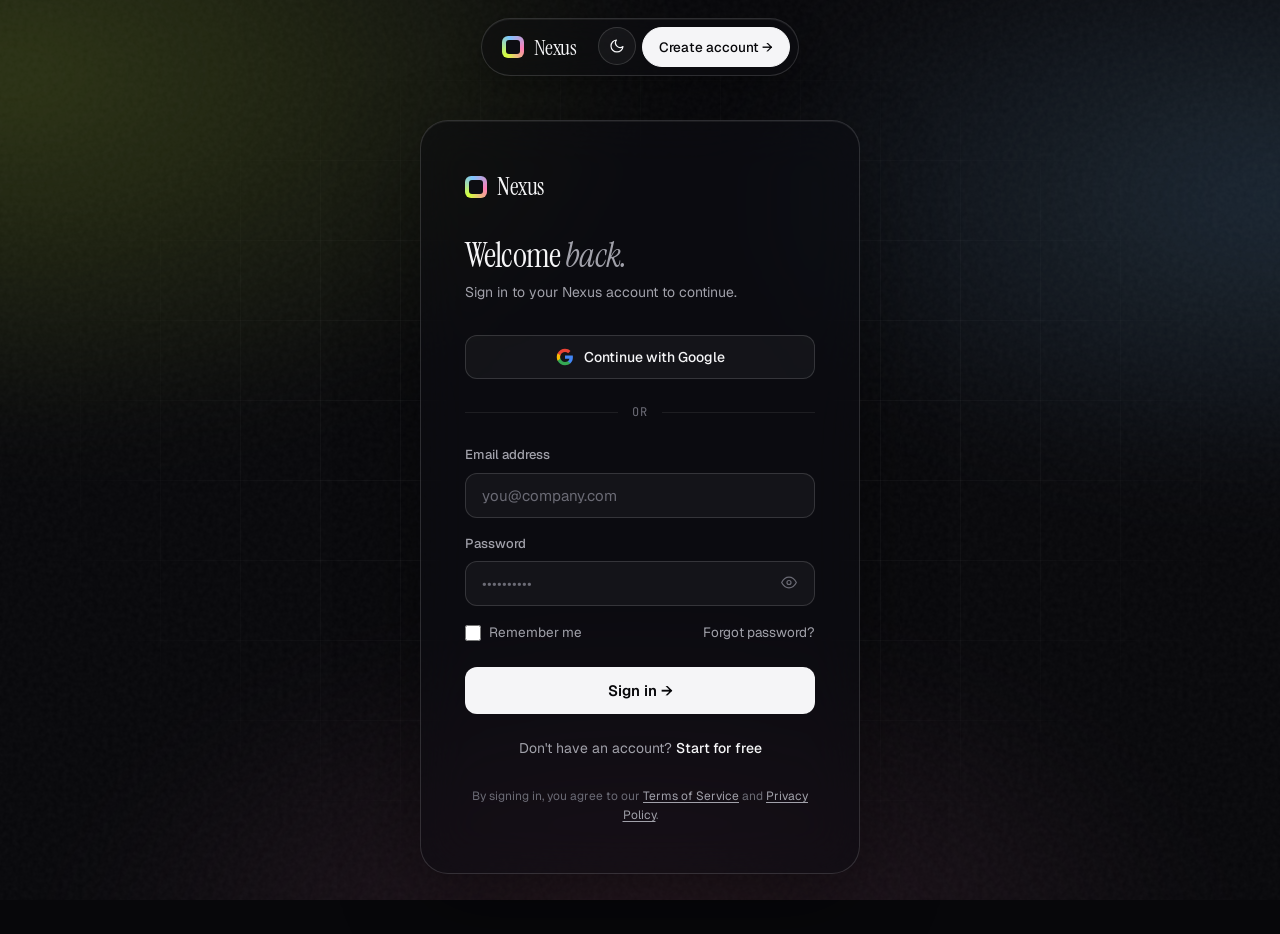
<file: signin.html>
<!DOCTYPE html>
<html lang="en" data-theme="dark">
<head>
<meta charset="UTF-8" />
<meta name="viewport" content="width=device-width, initial-scale=1.0" />
<title>Sign In — Nexus</title>
<link rel="icon" type="image/svg+xml" href="favicon.svg">
<link rel="preconnect" href="https://fonts.googleapis.com">
<link rel="preconnect" href="https://fonts.gstatic.com" crossorigin>
<link href="https://fonts.googleapis.com/css2?family=Instrument+Serif:ital@0;1&family=JetBrains+Mono:wght@400;500&family=Geist:wght@300;400;500;600;700&display=swap" rel="stylesheet">
<style>
:root {
  --display: 'Instrument Serif', serif;
  --sans: 'Geist', -apple-system, sans-serif;
  --mono: 'JetBrains Mono', monospace;
  --bg: #07070a;
  --bg-elev: #0d0d12;
  --surface: rgba(255,255,255,0.04);
  --surface-strong: rgba(255,255,255,0.07);
  --border: rgba(255,255,255,0.08);
  --border-strong: rgba(255,255,255,0.14);
  --text: #f5f5f7;
  --text-dim: #a1a1aa;
  --text-mute: #6b6b75;
  --accent: #d4ff3c;
  --accent-2: #7cc4ff;
  --accent-3: #ff7eb6;
  --glow: 212,255,60;
  --error: #ff5e5e;
}
[data-theme="light"] {
  --bg: #f6f5f0;
  --bg-elev: #ffffff;
  --surface: rgba(0,0,0,0.03);
  --surface-strong: rgba(0,0,0,0.05);
  --border: rgba(0,0,0,0.08);
  --border-strong: rgba(0,0,0,0.16);
  --text: #0a0a0c;
  --text-dim: #46464d;
  --text-mute: #7d7d85;
  --accent: #1a1a1a;
  --accent-2: #2563eb;
  --accent-3: #ec4899;
  --glow: 26,26,26;
}
* { box-sizing: border-box; margin: 0; padding: 0; }
html { scroll-behavior: smooth; }
body {
  font-family: var(--sans);
  background: var(--bg);
  color: var(--text);
  -webkit-font-smoothing: antialiased;
  overflow-x: hidden;
  line-height: 1.5;
  transition: background .4s ease, color .4s ease;
  min-height: 100vh;
  display: flex;
  flex-direction: column;
}

/* Ambient background */
.ambient {
  position: fixed; inset: 0; z-index: 0; pointer-events: none; overflow: hidden;
}
.ambient::before {
  content: ''; position: absolute; inset: -20%;
  background:
    radial-gradient(60% 50% at 15% 20%, rgba(212,255,60,0.18) 0%, transparent 60%),
    radial-gradient(50% 40% at 85% 30%, rgba(124,196,255,0.16) 0%, transparent 60%),
    radial-gradient(55% 45% at 50% 90%, rgba(255,126,182,0.12) 0%, transparent 60%);
  filter: blur(40px);
  animation: drift 24s ease-in-out infinite;
}
[data-theme="light"] .ambient::before {
  background:
    radial-gradient(60% 50% at 15% 20%, rgba(37,99,235,0.10) 0%, transparent 60%),
    radial-gradient(50% 40% at 85% 30%, rgba(236,72,153,0.08) 0%, transparent 60%);
}
.ambient::after {
  content: ''; position: absolute; inset: 0;
  background-image: url("data:image/svg+xml,%3Csvg viewBox='0 0 200 200' xmlns='http://www.w3.org/2000/svg'%3E%3Cfilter id='n'%3E%3CfeTurbulence type='fractalNoise' baseFrequency='0.9' numOctaves='2'/%3E%3CfeColorMatrix values='0 0 0 0 1 0 0 0 0 1 0 0 0 0 1 0 0 0 0.45 0'/%3E%3C/filter%3E%3Crect width='100%25' height='100%25' filter='url(%23n)'/%3E%3C/svg%3E");
  opacity: 0.08; mix-blend-mode: overlay;
}
@keyframes drift {
  0%, 100% { transform: translate(0,0) scale(1); }
  33% { transform: translate(3%, -2%) scale(1.05); }
  66% { transform: translate(-2%, 3%) scale(0.98); }
}
.grid-overlay {
  position: fixed; inset: 0; z-index: 1; pointer-events: none;
  background-image:
    linear-gradient(var(--border) 1px, transparent 1px),
    linear-gradient(90deg, var(--border) 1px, transparent 1px);
  background-size: 80px 80px;
  mask-image: radial-gradient(ellipse at center, black 30%, transparent 75%);
  opacity: 0.5;
}

/* Navbar */
.nav-wrap {
  position: fixed; top: 18px; left: 0; right: 0; z-index: 100;
  display: flex; justify-content: center; padding: 0 20px;
}
.nav {
  display: flex; align-items: center; gap: 8px;
  padding: 8px 8px 8px 20px;
  background: rgba(13,13,18,0.55);
  backdrop-filter: blur(20px) saturate(180%);
  -webkit-backdrop-filter: blur(20px) saturate(180%);
  border: 1px solid var(--border-strong);
  border-radius: 100px;
  box-shadow: 0 8px 32px rgba(0,0,0,0.3), inset 0 1px 0 rgba(255,255,255,0.06);
}
[data-theme="light"] .nav {
  background: rgba(255,255,255,0.7);
  box-shadow: 0 8px 32px rgba(0,0,0,0.08), inset 0 1px 0 rgba(255,255,255,0.8);
}
.brand {
  display: flex; align-items: center; gap: 10px;
  font-family: var(--display); font-size: 22px; letter-spacing: -0.02em;
  text-decoration: none; color: var(--text);
}
.brand-mark {
  width: 22px; height: 22px; border-radius: 6px;
  background: conic-gradient(from 220deg, var(--accent), var(--accent-2), var(--accent-3), var(--accent));
  position: relative; flex-shrink: 0;
}
.brand-mark::after {
  content: ''; position: absolute; inset: 4px; border-radius: 3px;
  background: var(--bg-elev);
}
.nav-actions { display: flex; gap: 6px; margin-left: 14px; }
.theme-toggle, .nav-cta {
  display: inline-flex; align-items: center; justify-content: center; gap: 8px;
  border: 1px solid var(--border-strong);
  background: var(--surface); color: var(--text);
  padding: 9px 16px; border-radius: 100px; font-size: 13.5px; font-weight: 500;
  cursor: pointer; transition: all .25s ease; font-family: inherit;
  text-decoration: none;
}
.theme-toggle { width: 38px; height: 38px; padding: 0; }
.theme-toggle:hover, .nav-cta:hover {
  background: var(--surface-strong);
  transform: translateY(-1px);
}
.nav-cta.primary {
  background: var(--text); color: var(--bg);
  border-color: var(--text);
}
.nav-cta.primary:hover {
  box-shadow: 0 0 0 6px rgba(var(--glow),0.14);
}

/* Main content */
.main {
  flex: 1;
  display: flex;
  align-items: center;
  justify-content: center;
  padding: 120px 20px 60px;
  position: relative;
  z-index: 2;
}

/* Auth card */
.auth-card {
  width: 100%;
  max-width: 440px;
  background: rgba(13,13,18,0.6);
  backdrop-filter: blur(24px) saturate(160%);
  -webkit-backdrop-filter: blur(24px) saturate(160%);
  border: 1px solid var(--border-strong);
  border-radius: 28px;
  padding: 48px 44px;
  box-shadow: 0 30px 80px rgba(0,0,0,0.4), inset 0 1px 0 rgba(255,255,255,0.06);
  animation: rise .8s .1s both;
}
[data-theme="light"] .auth-card {
  background: rgba(255,255,255,0.8);
  box-shadow: 0 30px 80px rgba(0,0,0,0.1), inset 0 1px 0 rgba(255,255,255,0.9);
}
@keyframes rise {
  from { opacity: 0; transform: translateY(28px); }
  to { opacity: 1; transform: translateY(0); }
}

.auth-logo {
  display: flex; align-items: center; gap: 10px;
  font-family: var(--display); font-size: 24px; letter-spacing: -0.02em;
  margin-bottom: 32px;
}

.auth-heading {
  font-family: var(--display);
  font-size: 34px;
  font-weight: 400;
  letter-spacing: -0.025em;
  line-height: 1.1;
  margin-bottom: 8px;
}
.auth-heading em { font-style: italic; color: var(--text-dim); }
.auth-sub { font-size: 14px; color: var(--text-dim); margin-bottom: 32px; }

/* Social button */
.social-btn {
  display: flex;
  align-items: center;
  justify-content: center;
  gap: 10px;
  width: 100%;
  padding: 12px 20px;
  border: 1px solid var(--border-strong);
  border-radius: 12px;
  background: var(--surface);
  color: var(--text);
  font-size: 14px;
  font-weight: 500;
  font-family: inherit;
  cursor: pointer;
  transition: all .25s ease;
  margin-bottom: 24px;
}
.social-btn:hover {
  background: var(--surface-strong);
  border-color: rgba(255,255,255,0.2);
  transform: translateY(-1px);
}
[data-theme="light"] .social-btn:hover { border-color: rgba(0,0,0,0.2); }

/* Divider */
.divider {
  display: flex; align-items: center; gap: 14px;
  margin-bottom: 24px;
  font-size: 12px; font-family: var(--mono);
  color: var(--text-mute); text-transform: uppercase; letter-spacing: 0.1em;
}
.divider::before, .divider::after {
  content: ''; flex: 1; height: 1px; background: var(--border);
}

/* Form */
.form-group { margin-bottom: 16px; }
.form-label {
  display: block;
  font-size: 13px;
  font-weight: 500;
  color: var(--text-dim);
  margin-bottom: 8px;
}
.form-input {
  width: 100%;
  padding: 12px 16px;
  border: 1px solid var(--border-strong);
  border-radius: 12px;
  background: var(--surface);
  color: var(--text);
  font-size: 15px;
  font-family: inherit;
  outline: none;
  transition: all .25s ease;
}
.form-input::placeholder { color: var(--text-mute); }
.form-input:focus {
  border-color: rgba(var(--glow), 0.5);
  box-shadow: 0 0 0 3px rgba(var(--glow), 0.1);
  background: var(--surface-strong);
}
[data-theme="light"] .form-input { background: rgba(255,255,255,0.8); }
[data-theme="light"] .form-input:focus { border-color: rgba(26,26,26,0.4); box-shadow: 0 0 0 3px rgba(26,26,26,0.08); }

/* Password wrapper */
.pw-wrap { position: relative; }
.pw-toggle {
  position: absolute; right: 14px; top: 50%; transform: translateY(-50%);
  background: none; border: none; cursor: pointer;
  color: var(--text-mute); padding: 4px;
  transition: color .2s;
}
.pw-toggle:hover { color: var(--text); }

/* Row utility */
.form-row {
  display: flex; justify-content: space-between; align-items: center;
  margin-bottom: 24px;
}
.remember {
  display: flex; align-items: center; gap: 8px;
  font-size: 13.5px; color: var(--text-dim); cursor: pointer;
}
.remember input[type="checkbox"] {
  width: 16px; height: 16px; border-radius: 4px;
  accent-color: var(--accent);
  cursor: pointer;
}
.forgot-link {
  font-size: 13.5px;
  color: var(--text-dim);
  text-decoration: none;
  transition: color .2s;
}
.forgot-link:hover { color: var(--text); }

/* Submit button */
.btn-submit {
  width: 100%;
  padding: 14px 24px;
  border-radius: 12px;
  border: none;
  background: var(--text);
  color: var(--bg);
  font-size: 15px;
  font-weight: 600;
  font-family: inherit;
  cursor: pointer;
  transition: all .25s cubic-bezier(.2,.8,.2,1);
  position: relative; overflow: hidden;
  margin-bottom: 24px;
}
.btn-submit::before {
  content: ''; position: absolute; inset: 0;
  background: linear-gradient(110deg, transparent 30%, rgba(var(--glow),0.4) 50%, transparent 70%);
  transform: translateX(-100%); transition: transform .6s ease;
}
.btn-submit:hover::before { transform: translateX(100%); }
.btn-submit:hover {
  transform: translateY(-2px);
  box-shadow: 0 12px 30px rgba(var(--glow),0.2);
}

/* Switch link */
.switch-link {
  text-align: center;
  font-size: 14px;
  color: var(--text-dim);
}
.switch-link a {
  color: var(--text);
  text-decoration: none;
  font-weight: 500;
  transition: opacity .2s;
}
.switch-link a:hover { opacity: 0.7; }

/* Footer note */
.auth-footer-note {
  text-align: center;
  margin-top: 28px;
  font-size: 12px;
  color: var(--text-mute);
  line-height: 1.6;
}
.auth-footer-note a {
  color: var(--text-dim);
  text-decoration: underline;
  text-underline-offset: 2px;
}

/* Error state */
.form-input.error { border-color: var(--error); }
.form-error {
  font-size: 12px; color: var(--error);
  margin-top: 6px; display: none;
}
.form-error.show { display: block; }

@media (max-width: 480px) {
  .auth-card { padding: 36px 28px; border-radius: 20px; }
  .main { padding: 100px 16px 40px; }
}
</style>
</head>
<body>

<div class="ambient"></div>
<div class="grid-overlay"></div>

<!-- NAVBAR -->
<div class="nav-wrap">
  <nav class="nav">
    <a href="index.html" class="brand">
      <div class="brand-mark"></div>
      Nexus
    </a>
    <div class="nav-actions">
      <button class="theme-toggle" id="themeToggle" aria-label="Toggle theme">
        <svg id="iconMoon" width="16" height="16" viewBox="0 0 24 24" fill="none" stroke="currentColor" stroke-width="1.8" stroke-linecap="round" stroke-linejoin="round"><path d="M21 12.79A9 9 0 1 1 11.21 3 7 7 0 0 0 21 12.79z"/></svg>
        <svg id="iconSun" width="16" height="16" viewBox="0 0 24 24" fill="none" stroke="currentColor" stroke-width="1.8" stroke-linecap="round" stroke-linejoin="round" style="display:none"><circle cx="12" cy="12" r="4"/><path d="M12 2v2M12 20v2M4.93 4.93l1.41 1.41M17.66 17.66l1.41 1.41M2 12h2M20 12h2M4.93 19.07l1.41-1.41M17.66 6.34l1.41-1.41"/></svg>
      </button>
      <a href="signup.html" class="nav-cta primary">Create account →</a>
    </div>
  </nav>
</div>

<!-- MAIN -->
<main class="main">
  <div class="auth-card">

    <div class="auth-logo">
      <div class="brand-mark"></div>
      Nexus
    </div>

    <h1 class="auth-heading">Welcome <em>back.</em></h1>
    <p class="auth-sub">Sign in to your Nexus account to continue.</p>

    <!-- Google sign-in -->
    <button class="social-btn" id="googleBtn">
      <svg width="18" height="18" viewBox="0 0 24 24" xmlns="http://www.w3.org/2000/svg">
        <path d="M22.56 12.25c0-.78-.07-1.53-.2-2.25H12v4.26h5.92c-.26 1.37-1.04 2.53-2.21 3.31v2.77h3.57c2.08-1.92 3.28-4.74 3.28-8.09z" fill="#4285F4"/>
        <path d="M12 23c2.97 0 5.46-.98 7.28-2.66l-3.57-2.77c-.98.66-2.23 1.06-3.71 1.06-2.86 0-5.29-1.93-6.16-4.53H2.18v2.84C3.99 20.53 7.7 23 12 23z" fill="#34A853"/>
        <path d="M5.84 14.09c-.22-.66-.35-1.36-.35-2.09s.13-1.43.35-2.09V7.07H2.18C1.43 8.55 1 10.22 1 12s.43 3.45 1.18 4.93l2.85-2.22.81-.62z" fill="#FBBC05"/>
        <path d="M12 5.38c1.62 0 3.06.56 4.21 1.64l3.15-3.15C17.45 2.09 14.97 1 12 1 7.7 1 3.99 3.47 2.18 7.07l3.66 2.84c.87-2.6 3.3-4.53 6.16-4.53z" fill="#EA4335"/>
      </svg>
      Continue with Google
    </button>

    <div class="divider">or</div>

    <!-- Email/password form -->
    <form id="signinForm" novalidate>
      <div class="form-group">
        <label class="form-label" for="email">Email address</label>
        <input type="email" id="email" class="form-input" placeholder="you@company.com" autocomplete="email" />
        <div class="form-error" id="emailError">Please enter a valid email address.</div>
      </div>

      <div class="form-group">
        <label class="form-label" for="password">Password</label>
        <div class="pw-wrap">
          <input type="password" id="password" class="form-input" placeholder="••••••••••" autocomplete="current-password" />
          <button type="button" class="pw-toggle" id="pwToggle" aria-label="Toggle password visibility">
            <svg id="eyeIcon" width="16" height="16" viewBox="0 0 24 24" fill="none" stroke="currentColor" stroke-width="1.8" stroke-linecap="round" stroke-linejoin="round"><path d="M1 12s4-8 11-8 11 8 11 8-4 8-11 8-11-8-11-8z"/><circle cx="12" cy="12" r="3"/></svg>
          </button>
        </div>
        <div class="form-error" id="passwordError">Password is required.</div>
      </div>

      <div class="form-row">
        <label class="remember">
          <input type="checkbox" id="rememberMe" />
          Remember me
        </label>
        <a href="#" class="forgot-link">Forgot password?</a>
      </div>

      <button type="submit" class="btn-submit" id="submitBtn">Sign in →</button>
    </form>

    <p class="switch-link">Don't have an account? <a href="signup.html">Start for free</a></p>

    <p class="auth-footer-note">
      By signing in, you agree to our
      <a href="#">Terms of Service</a> and <a href="#">Privacy Policy</a>.
    </p>
  </div>
</main>

<script>
// ── localStorage helpers ───────────────────────
function getUsers()   { return JSON.parse(localStorage.getItem('nx_users')   || '{}'); }
function getSession() { return JSON.parse(localStorage.getItem('nx_session') || 'null'); }
function setSession(u){ localStorage.setItem('nx_session', JSON.stringify(u)); }

// Already logged in → dashboard
if (getSession()) window.location.href = 'dashboard.html';

// Theme toggle
document.getElementById('themeToggle').addEventListener('click', () => {
  const next = document.documentElement.getAttribute('data-theme') === 'dark' ? 'light' : 'dark';
  document.documentElement.setAttribute('data-theme', next);
  document.getElementById('iconMoon').style.display = next === 'dark' ? '' : 'none';
  document.getElementById('iconSun').style.display  = next === 'dark' ? 'none' : '';
});

// Google button
document.getElementById('googleBtn').addEventListener('click', () => {
  showError('Google sign-in requires Firebase setup. Please use email & password below.');
});

// Password toggle
const pwToggle = document.getElementById('pwToggle');
const pwInput  = document.getElementById('password');
pwToggle.addEventListener('click', () => {
  const isHidden = pwInput.type === 'password';
  pwInput.type = isHidden ? 'text' : 'password';
  pwToggle.innerHTML = isHidden
    ? `<svg width="16" height="16" viewBox="0 0 24 24" fill="none" stroke="currentColor" stroke-width="1.8" stroke-linecap="round" stroke-linejoin="round"><path d="M17.94 17.94A10.07 10.07 0 0 1 12 20c-7 0-11-8-11-8a18.45 18.45 0 0 1 5.06-5.94M9.9 4.24A9.12 9.12 0 0 1 12 4c7 0 11 8 11 8a18.5 18.5 0 0 1-2.16 3.19m-6.72-1.07a3 3 0 1 1-4.24-4.24"/><line x1="1" y1="1" x2="23" y2="23"/></svg>`
    : `<svg width="16" height="16" viewBox="0 0 24 24" fill="none" stroke="currentColor" stroke-width="1.8" stroke-linecap="round" stroke-linejoin="round"><path d="M1 12s4-8 11-8 11 8 11 8-4 8-11 8-11-8-11-8z"/><circle cx="12" cy="12" r="3"/></svg>`;
});

// Error display
function showError(msg) {
  let el = document.getElementById('globalErr');
  if (!el) {
    el = document.createElement('p');
    el.id = 'globalErr';
    el.style.cssText = 'font-size:13px;color:#ff5e5e;text-align:center;margin-bottom:12px;padding:10px;background:rgba(255,94,94,0.08);border-radius:10px;border:1px solid rgba(255,94,94,0.2);';
    document.getElementById('submitBtn').insertAdjacentElement('beforebegin', el);
  }
  el.textContent = msg;
}

// Form submit
const form       = document.getElementById('signinForm');
const emailInput = document.getElementById('email');
const emailError = document.getElementById('emailError');
const passwordError = document.getElementById('passwordError');

form.addEventListener('submit', (e) => {
  e.preventDefault();
  let valid = true;

  if (!/^[^\s@]+@[^\s@]+\.[^\s@]+$/.test(emailInput.value.trim())) {
    emailInput.classList.add('error'); emailError.classList.add('show'); valid = false;
  } else { emailInput.classList.remove('error'); emailError.classList.remove('show'); }

  if (!pwInput.value) {
    pwInput.classList.add('error'); passwordError.classList.add('show'); valid = false;
  } else { pwInput.classList.remove('error'); passwordError.classList.remove('show'); }

  if (!valid) return;

  const btn = document.getElementById('submitBtn');
  btn.textContent = 'Signing in…'; btn.disabled = true;

  const users = getUsers();
  const email = emailInput.value.trim();
  const user  = users[email];

  if (!user) {
    showError('No account found with this email.'); btn.textContent = 'Sign in →'; btn.disabled = false; return;
  }
  if (user.password !== pwInput.value) {
    showError('Incorrect password. Please try again.'); btn.textContent = 'Sign in →'; btn.disabled = false; return;
  }

  setSession({ uid: user.uid, name: user.name, email, plan: user.plan || 'Free' });
  window.location.href = 'dashboard.html';
});

[emailInput, pwInput].forEach(el => el.addEventListener('input', () => {
  el.classList.remove('error');
  const errEl = document.getElementById(el.id + 'Error');
  if (errEl) errEl.classList.remove('show');
}));

// Ambient parallax
window.addEventListener('mousemove', e => {
  const x = (e.clientX / window.innerWidth - 0.5) * 10;
  const y = (e.clientY / window.innerHeight - 0.5) * 10;
  document.querySelector('.ambient').style.transform = `translate(${x}px, ${y}px)`;
});
</script>
</body>
</html>
</file>
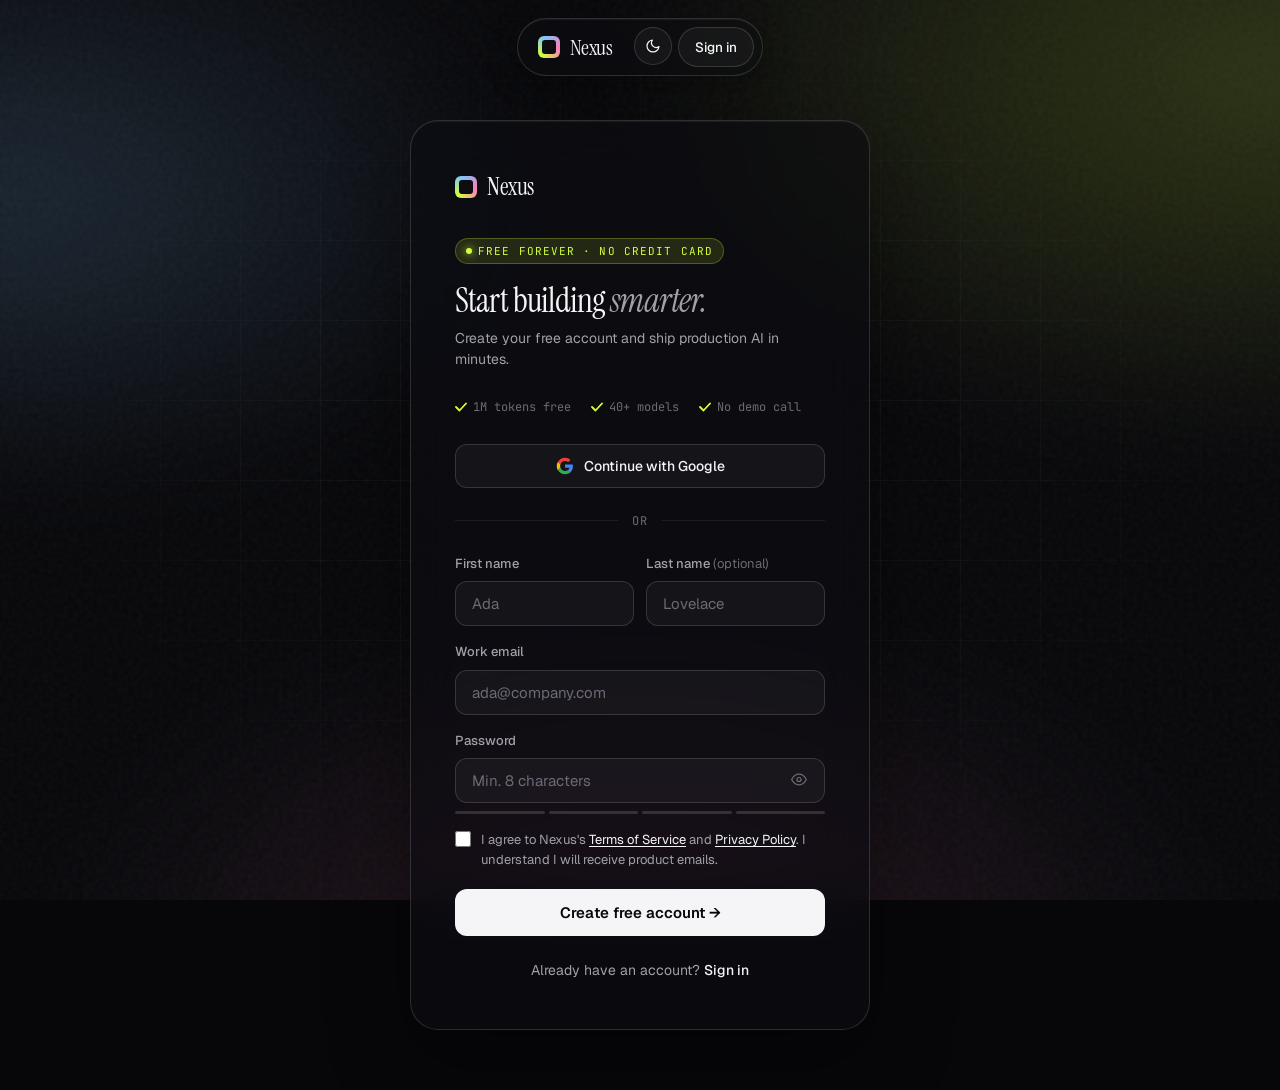
<file: signup.html>
<!DOCTYPE html>
<html lang="en" data-theme="dark">
<head>
<meta charset="UTF-8" />
<meta name="viewport" content="width=device-width, initial-scale=1.0" />
<title>Sign Up — Nexus</title>
<link rel="icon" type="image/svg+xml" href="favicon.svg">
<link rel="preconnect" href="https://fonts.googleapis.com">
<link rel="preconnect" href="https://fonts.gstatic.com" crossorigin>
<link href="https://fonts.googleapis.com/css2?family=Instrument+Serif:ital@0;1&family=JetBrains+Mono:wght@400;500&family=Geist:wght@300;400;500;600;700&display=swap" rel="stylesheet">
<style>
:root {
  --display: 'Instrument Serif', serif;
  --sans: 'Geist', -apple-system, sans-serif;
  --mono: 'JetBrains Mono', monospace;
  --bg: #07070a;
  --bg-elev: #0d0d12;
  --surface: rgba(255,255,255,0.04);
  --surface-strong: rgba(255,255,255,0.07);
  --border: rgba(255,255,255,0.08);
  --border-strong: rgba(255,255,255,0.14);
  --text: #f5f5f7;
  --text-dim: #a1a1aa;
  --text-mute: #6b6b75;
  --accent: #d4ff3c;
  --accent-2: #7cc4ff;
  --accent-3: #ff7eb6;
  --glow: 212,255,60;
  --error: #ff5e5e;
  --success: #22c55e;
}
[data-theme="light"] {
  --bg: #f6f5f0;
  --bg-elev: #ffffff;
  --surface: rgba(0,0,0,0.03);
  --surface-strong: rgba(0,0,0,0.05);
  --border: rgba(0,0,0,0.08);
  --border-strong: rgba(0,0,0,0.16);
  --text: #0a0a0c;
  --text-dim: #46464d;
  --text-mute: #7d7d85;
  --accent: #1a1a1a;
  --accent-2: #2563eb;
  --accent-3: #ec4899;
  --glow: 26,26,26;
}
* { box-sizing: border-box; margin: 0; padding: 0; }
html { scroll-behavior: smooth; }
body {
  font-family: var(--sans);
  background: var(--bg);
  color: var(--text);
  -webkit-font-smoothing: antialiased;
  overflow-x: hidden;
  line-height: 1.5;
  transition: background .4s ease, color .4s ease;
  min-height: 100vh;
  display: flex;
  flex-direction: column;
}

/* Ambient background */
.ambient {
  position: fixed; inset: 0; z-index: 0; pointer-events: none; overflow: hidden;
}
.ambient::before {
  content: ''; position: absolute; inset: -20%;
  background:
    radial-gradient(60% 50% at 85% 20%, rgba(212,255,60,0.18) 0%, transparent 60%),
    radial-gradient(50% 40% at 15% 30%, rgba(124,196,255,0.16) 0%, transparent 60%),
    radial-gradient(55% 45% at 50% 90%, rgba(255,126,182,0.12) 0%, transparent 60%);
  filter: blur(40px);
  animation: drift 24s ease-in-out infinite;
}
[data-theme="light"] .ambient::before {
  background:
    radial-gradient(60% 50% at 85% 20%, rgba(37,99,235,0.10) 0%, transparent 60%),
    radial-gradient(50% 40% at 15% 30%, rgba(236,72,153,0.08) 0%, transparent 60%);
}
.ambient::after {
  content: ''; position: absolute; inset: 0;
  background-image: url("data:image/svg+xml,%3Csvg viewBox='0 0 200 200' xmlns='http://www.w3.org/2000/svg'%3E%3Cfilter id='n'%3E%3CfeTurbulence type='fractalNoise' baseFrequency='0.9' numOctaves='2'/%3E%3CfeColorMatrix values='0 0 0 0 1 0 0 0 0 1 0 0 0 0 1 0 0 0 0.45 0'/%3E%3C/filter%3E%3Crect width='100%25' height='100%25' filter='url(%23n)'/%3E%3C/svg%3E");
  opacity: 0.08; mix-blend-mode: overlay;
}
@keyframes drift {
  0%, 100% { transform: translate(0,0) scale(1); }
  33% { transform: translate(-3%, 2%) scale(1.05); }
  66% { transform: translate(2%, -3%) scale(0.98); }
}
.grid-overlay {
  position: fixed; inset: 0; z-index: 1; pointer-events: none;
  background-image:
    linear-gradient(var(--border) 1px, transparent 1px),
    linear-gradient(90deg, var(--border) 1px, transparent 1px);
  background-size: 80px 80px;
  mask-image: radial-gradient(ellipse at center, black 30%, transparent 75%);
  opacity: 0.5;
}

/* Navbar */
.nav-wrap {
  position: fixed; top: 18px; left: 0; right: 0; z-index: 100;
  display: flex; justify-content: center; padding: 0 20px;
}
.nav {
  display: flex; align-items: center; gap: 8px;
  padding: 8px 8px 8px 20px;
  background: rgba(13,13,18,0.55);
  backdrop-filter: blur(20px) saturate(180%);
  -webkit-backdrop-filter: blur(20px) saturate(180%);
  border: 1px solid var(--border-strong);
  border-radius: 100px;
  box-shadow: 0 8px 32px rgba(0,0,0,0.3), inset 0 1px 0 rgba(255,255,255,0.06);
}
[data-theme="light"] .nav {
  background: rgba(255,255,255,0.7);
  box-shadow: 0 8px 32px rgba(0,0,0,0.08), inset 0 1px 0 rgba(255,255,255,0.8);
}
.brand {
  display: flex; align-items: center; gap: 10px;
  font-family: var(--display); font-size: 22px; letter-spacing: -0.02em;
  text-decoration: none; color: var(--text);
}
.brand-mark {
  width: 22px; height: 22px; border-radius: 6px;
  background: conic-gradient(from 220deg, var(--accent), var(--accent-2), var(--accent-3), var(--accent));
  position: relative; flex-shrink: 0;
}
.brand-mark::after {
  content: ''; position: absolute; inset: 4px; border-radius: 3px;
  background: var(--bg-elev);
}
.nav-actions { display: flex; gap: 6px; margin-left: 14px; }
.theme-toggle, .nav-cta {
  display: inline-flex; align-items: center; justify-content: center; gap: 8px;
  border: 1px solid var(--border-strong);
  background: var(--surface); color: var(--text);
  padding: 9px 16px; border-radius: 100px; font-size: 13.5px; font-weight: 500;
  cursor: pointer; transition: all .25s ease; font-family: inherit;
  text-decoration: none;
}
.theme-toggle { width: 38px; height: 38px; padding: 0; }
.theme-toggle:hover, .nav-cta:hover { background: var(--surface-strong); transform: translateY(-1px); }

/* Main content */
.main {
  flex: 1;
  display: flex;
  align-items: center;
  justify-content: center;
  padding: 120px 20px 60px;
  position: relative;
  z-index: 2;
}

/* Auth card */
.auth-card {
  width: 100%;
  max-width: 460px;
  background: rgba(13,13,18,0.6);
  backdrop-filter: blur(24px) saturate(160%);
  -webkit-backdrop-filter: blur(24px) saturate(160%);
  border: 1px solid var(--border-strong);
  border-radius: 28px;
  padding: 48px 44px;
  box-shadow: 0 30px 80px rgba(0,0,0,0.4), inset 0 1px 0 rgba(255,255,255,0.06);
  animation: rise .8s .1s both;
}
[data-theme="light"] .auth-card {
  background: rgba(255,255,255,0.8);
  box-shadow: 0 30px 80px rgba(0,0,0,0.1), inset 0 1px 0 rgba(255,255,255,0.9);
}
@keyframes rise {
  from { opacity: 0; transform: translateY(28px); }
  to   { opacity: 1; transform: translateY(0); }
}

.auth-logo {
  display: flex; align-items: center; gap: 10px;
  font-family: var(--display); font-size: 24px; letter-spacing: -0.02em;
  margin-bottom: 32px;
}

/* Free badge */
.free-badge {
  display: inline-flex; align-items: center; gap: 6px;
  padding: 4px 10px; border-radius: 100px;
  background: rgba(var(--glow), 0.12);
  border: 1px solid rgba(var(--glow), 0.25);
  font-family: var(--mono); font-size: 11px;
  color: var(--accent); letter-spacing: 0.1em;
  text-transform: uppercase;
  margin-bottom: 18px;
}
.free-badge .dot {
  width: 6px; height: 6px; border-radius: 50%;
  background: var(--accent); box-shadow: 0 0 8px var(--accent);
  animation: pulse 2s infinite;
}
@keyframes pulse { 0%, 100% { opacity: 1; } 50% { opacity: .4; } }

.auth-heading {
  font-family: var(--display);
  font-size: 34px; font-weight: 400;
  letter-spacing: -0.025em; line-height: 1.1;
  margin-bottom: 8px;
}
.auth-heading em { font-style: italic; color: var(--text-dim); }
.auth-sub { font-size: 14px; color: var(--text-dim); margin-bottom: 28px; }

/* Social button */
.social-btn {
  display: flex; align-items: center; justify-content: center; gap: 10px;
  width: 100%; padding: 12px 20px;
  border: 1px solid var(--border-strong); border-radius: 12px;
  background: var(--surface); color: var(--text);
  font-size: 14px; font-weight: 500; font-family: inherit;
  cursor: pointer; transition: all .25s ease;
  margin-bottom: 24px;
}
.social-btn:hover {
  background: var(--surface-strong);
  border-color: rgba(255,255,255,0.2);
  transform: translateY(-1px);
}
[data-theme="light"] .social-btn:hover { border-color: rgba(0,0,0,0.2); }

/* Divider */
.divider {
  display: flex; align-items: center; gap: 14px;
  margin-bottom: 24px;
  font-size: 12px; font-family: var(--mono);
  color: var(--text-mute); text-transform: uppercase; letter-spacing: 0.1em;
}
.divider::before, .divider::after {
  content: ''; flex: 1; height: 1px; background: var(--border);
}

/* Name row */
.name-row { display: grid; grid-template-columns: 1fr 1fr; gap: 12px; }

/* Form */
.form-group { margin-bottom: 16px; }
.form-label { display: block; font-size: 13px; font-weight: 500; color: var(--text-dim); margin-bottom: 8px; }
.form-input {
  width: 100%; padding: 12px 16px;
  border: 1px solid var(--border-strong); border-radius: 12px;
  background: var(--surface); color: var(--text);
  font-size: 15px; font-family: inherit; outline: none;
  transition: all .25s ease;
}
.form-input::placeholder { color: var(--text-mute); }
.form-input:focus {
  border-color: rgba(var(--glow), 0.5);
  box-shadow: 0 0 0 3px rgba(var(--glow), 0.1);
  background: var(--surface-strong);
}
[data-theme="light"] .form-input { background: rgba(255,255,255,0.8); }
[data-theme="light"] .form-input:focus { border-color: rgba(26,26,26,0.4); box-shadow: 0 0 0 3px rgba(26,26,26,0.08); }

/* Password wrapper */
.pw-wrap { position: relative; }
.pw-toggle {
  position: absolute; right: 14px; top: 50%; transform: translateY(-50%);
  background: none; border: none; cursor: pointer;
  color: var(--text-mute); padding: 4px; transition: color .2s;
}
.pw-toggle:hover { color: var(--text); }

/* Password strength meter */
.pw-strength {
  margin-top: 8px; display: flex; gap: 4px;
}
.pw-bar {
  flex: 1; height: 3px; border-radius: 2px;
  background: var(--border-strong); transition: background .3s ease;
}
.pw-bar.weak   { background: #ef4444; }
.pw-bar.fair   { background: #f97316; }
.pw-bar.good   { background: #eab308; }
.pw-bar.strong { background: var(--success); }
.pw-label {
  font-size: 11px; font-family: var(--mono); color: var(--text-mute);
  margin-top: 5px; text-align: right;
}

/* Terms */
.terms {
  display: flex; align-items: flex-start; gap: 10px;
  font-size: 13px; color: var(--text-dim);
  margin-bottom: 20px; line-height: 1.5;
}
.terms input[type="checkbox"] {
  width: 16px; height: 16px; flex-shrink: 0; margin-top: 1px;
  accent-color: var(--accent); cursor: pointer;
}
.terms a { color: var(--text); text-decoration: underline; text-underline-offset: 2px; }

/* Submit button */
.btn-submit {
  width: 100%; padding: 14px 24px;
  border-radius: 12px; border: none;
  background: var(--text); color: var(--bg);
  font-size: 15px; font-weight: 600; font-family: inherit;
  cursor: pointer; transition: all .25s cubic-bezier(.2,.8,.2,1);
  position: relative; overflow: hidden;
  margin-bottom: 24px;
}
.btn-submit::before {
  content: ''; position: absolute; inset: 0;
  background: linear-gradient(110deg, transparent 30%, rgba(var(--glow),0.4) 50%, transparent 70%);
  transform: translateX(-100%); transition: transform .6s ease;
}
.btn-submit:hover::before { transform: translateX(100%); }
.btn-submit:hover {
  transform: translateY(-2px);
  box-shadow: 0 12px 30px rgba(var(--glow),0.2);
}
.btn-submit:disabled { opacity: 0.6; cursor: not-allowed; transform: none; }

/* Switch link */
.switch-link { text-align: center; font-size: 14px; color: var(--text-dim); }
.switch-link a { color: var(--text); text-decoration: none; font-weight: 500; transition: opacity .2s; }
.switch-link a:hover { opacity: 0.7; }

/* Perks strip */
.perks {
  display: flex; gap: 20px; flex-wrap: wrap;
  margin-bottom: 28px;
}
.perk {
  display: flex; align-items: center; gap: 6px;
  font-size: 12px; color: var(--text-mute); font-family: var(--mono);
}
.perk svg { color: var(--accent); flex-shrink: 0; }

/* Error */
.form-input.error { border-color: var(--error); }
.form-error { font-size: 12px; color: var(--error); margin-top: 6px; display: none; }
.form-error.show { display: block; }

@media (max-width: 480px) {
  .auth-card { padding: 36px 24px; border-radius: 20px; }
  .name-row { grid-template-columns: 1fr; }
  .main { padding: 100px 16px 40px; }
}

/* ── SUCCESS OVERLAY ─────────────────────────── */
.success-overlay {
  position: fixed; inset: 0; z-index: 300;
  display: flex; align-items: center; justify-content: center; padding: 20px;
  background: rgba(7,7,10,0.82);
  backdrop-filter: blur(20px); -webkit-backdrop-filter: blur(20px);
  opacity: 0; pointer-events: none;
  transition: opacity .4s ease;
}
.success-overlay.show { opacity: 1; pointer-events: all; }
[data-theme="light"] .success-overlay { background: rgba(246,245,240,0.82); }

.success-card {
  background: rgba(13,13,18,0.96);
  border: 1px solid rgba(212,255,60,0.22);
  border-radius: 28px; padding: 52px 44px;
  max-width: 460px; width: 100%; text-align: center;
  position: relative; overflow: hidden;
  transform: scale(0.9) translateY(24px);
  transition: transform .5s cubic-bezier(.2,.8,.2,1);
  box-shadow: 0 0 0 1px rgba(212,255,60,0.06), 0 40px 80px rgba(0,0,0,0.7);
}
.success-overlay.show .success-card { transform: scale(1) translateY(0); }
[data-theme="light"] .success-card {
  background: rgba(255,255,255,0.97);
  border-color: rgba(0,0,0,0.1);
}
.success-card::before {
  content: ''; position: absolute; top: -80px; left: 50%; transform: translateX(-50%);
  width: 500px; height: 400px;
  background: radial-gradient(circle, rgba(212,255,60,0.12) 0%, transparent 60%);
  pointer-events: none;
}

/* Confetti */
.confetti-wrap { position: absolute; inset: 0; overflow: hidden; pointer-events: none; }
.confetti-piece {
  position: absolute; border-radius: 2px; opacity: 0;
  animation: cfetti 1.4s ease-out forwards;
}
@keyframes cfetti {
  0%   { opacity: 1; transform: translateY(-10px) rotate(0deg); }
  100% { opacity: 0; transform: translateY(380px) rotate(800deg); }
}

/* Animated check circle */
.check-wrap {
  width: 80px; height: 80px; border-radius: 50%;
  background: rgba(212,255,60,0.08);
  border: 1.5px solid rgba(212,255,60,0.2);
  display: flex; align-items: center; justify-content: center;
  margin: 0 auto 28px; position: relative; z-index: 1;
  opacity: 0; transform: scale(0.5);
  transition: opacity .4s .1s ease, transform .5s .1s cubic-bezier(.2,1.4,.4,1);
}
.success-overlay.show .check-wrap {
  opacity: 1; transform: scale(1);
}
.check-circle-ring {
  stroke: rgba(212,255,60,0.35); fill: none; stroke-width: 2;
  stroke-dasharray: 239; stroke-dashoffset: 239;
  animation: draw-ring .65s .2s cubic-bezier(.4,0,.2,1) forwards;
  animation-play-state: paused;
}
.success-overlay.show .check-circle-ring { animation-play-state: running; }

.check-tick {
  stroke: #d4ff3c; fill: none; stroke-width: 3;
  stroke-linecap: round; stroke-linejoin: round;
  stroke-dasharray: 48; stroke-dashoffset: 48;
  animation: draw-tick .4s .8s ease forwards;
  animation-play-state: paused;
}
.success-overlay.show .check-tick { animation-play-state: running; }

@keyframes draw-ring { to { stroke-dashoffset: 0; } }
@keyframes draw-tick { to { stroke-dashoffset: 0; } }

.success-heading {
  font-family: var(--display); font-size: 36px; font-weight: 400;
  letter-spacing: -0.025em; line-height: 1.1; margin-bottom: 12px;
  position: relative; z-index: 1;
  opacity: 0; transform: translateY(16px);
  transition: opacity .5s .35s ease, transform .5s .35s ease;
}
.success-overlay.show .success-heading { opacity: 1; transform: translateY(0); }
.success-heading em { font-style: italic; color: var(--accent); }

.success-sub {
  font-size: 15px; color: var(--text-dim); margin-bottom: 28px; line-height: 1.6;
  position: relative; z-index: 1;
  opacity: 0; transform: translateY(12px);
  transition: opacity .5s .48s ease, transform .5s .48s ease;
}
.success-overlay.show .success-sub { opacity: 1; transform: translateY(0); }

.success-stats {
  opacity: 0; transform: translateY(10px);
  transition: opacity .5s .6s ease, transform .5s .6s ease;
}
.success-overlay.show .success-stats { opacity: 1; transform: translateY(0); }

.success-btn, .success-back {
  opacity: 0; transform: translateY(10px);
  transition: opacity .5s .72s ease, transform .5s .72s ease;
}
.success-overlay.show .success-btn,
.success-overlay.show .success-back { opacity: 1; transform: translateY(0); }

/* Stats row */
.success-stats {
  display: flex; border: 1px solid var(--border); border-radius: 14px;
  overflow: hidden; margin-bottom: 28px; position: relative; z-index: 1;
}
.sstat {
  flex: 1; padding: 14px 8px; text-align: center;
  border-right: 1px solid var(--border);
  font-size: 11px; font-family: var(--mono); color: var(--text-mute);
  line-height: 1.4;
}
.sstat:last-child { border-right: none; }
.sstat strong {
  display: block; font-size: 22px; color: var(--text);
  font-family: var(--display); font-weight: 400; margin-bottom: 2px;
  letter-spacing: -0.02em;
}

.success-btn {
  display: block; width: 100%; padding: 15px 24px;
  border-radius: 14px; background: var(--accent); color: #0a0a0a;
  font-size: 15px; font-weight: 700; font-family: inherit;
  text-decoration: none; text-align: center; cursor: pointer; border: none;
  transition: all .25s ease; position: relative; z-index: 1; margin-bottom: 14px;
}
.success-btn:hover { transform: translateY(-2px); box-shadow: 0 12px 30px rgba(212,255,60,0.35); }

.success-back {
  font-size: 13px; color: var(--text-mute); position: relative; z-index: 1;
}
.success-back a { color: var(--text-dim); text-decoration: none; }
.success-back a:hover { color: var(--text); }
</style>
</head>
<body>

<div class="ambient"></div>
<div class="grid-overlay"></div>

<!-- NAVBAR -->
<div class="nav-wrap">
  <nav class="nav">
    <a href="index.html" class="brand">
      <div class="brand-mark"></div>
      Nexus
    </a>
    <div class="nav-actions">
      <button class="theme-toggle" id="themeToggle" aria-label="Toggle theme">
        <svg id="iconMoon" width="16" height="16" viewBox="0 0 24 24" fill="none" stroke="currentColor" stroke-width="1.8" stroke-linecap="round" stroke-linejoin="round"><path d="M21 12.79A9 9 0 1 1 11.21 3 7 7 0 0 0 21 12.79z"/></svg>
        <svg id="iconSun" width="16" height="16" viewBox="0 0 24 24" fill="none" stroke="currentColor" stroke-width="1.8" stroke-linecap="round" stroke-linejoin="round" style="display:none"><circle cx="12" cy="12" r="4"/><path d="M12 2v2M12 20v2M4.93 4.93l1.41 1.41M17.66 17.66l1.41 1.41M2 12h2M20 12h2M4.93 19.07l1.41-1.41M17.66 6.34l1.41-1.41"/></svg>
      </button>
      <a href="signin.html" class="nav-cta">Sign in</a>
    </div>
  </nav>
</div>

<!-- MAIN -->
<main class="main">
  <div class="auth-card">

    <div class="auth-logo">
      <div class="brand-mark"></div>
      Nexus
    </div>

    <div class="free-badge">
      <span class="dot"></span>
      Free forever · No credit card
    </div>

    <h1 class="auth-heading">Start building <em>smarter.</em></h1>
    <p class="auth-sub">Create your free account and ship production AI in minutes.</p>

    <!-- Perks -->
    <div class="perks">
      <div class="perk">
        <svg width="12" height="12" viewBox="0 0 12 12" fill="none"><path d="M1 6L4.5 9.5L11 2.5" stroke="currentColor" stroke-width="1.8" stroke-linecap="round" stroke-linejoin="round"/></svg>
        1M tokens free
      </div>
      <div class="perk">
        <svg width="12" height="12" viewBox="0 0 12 12" fill="none"><path d="M1 6L4.5 9.5L11 2.5" stroke="currentColor" stroke-width="1.8" stroke-linecap="round" stroke-linejoin="round"/></svg>
        40+ models
      </div>
      <div class="perk">
        <svg width="12" height="12" viewBox="0 0 12 12" fill="none"><path d="M1 6L4.5 9.5L11 2.5" stroke="currentColor" stroke-width="1.8" stroke-linecap="round" stroke-linejoin="round"/></svg>
        No demo call
      </div>
    </div>

    <!-- Google sign-up -->
    <button class="social-btn" id="googleBtn">
      <svg width="18" height="18" viewBox="0 0 24 24" xmlns="http://www.w3.org/2000/svg">
        <path d="M22.56 12.25c0-.78-.07-1.53-.2-2.25H12v4.26h5.92c-.26 1.37-1.04 2.53-2.21 3.31v2.77h3.57c2.08-1.92 3.28-4.74 3.28-8.09z" fill="#4285F4"/>
        <path d="M12 23c2.97 0 5.46-.98 7.28-2.66l-3.57-2.77c-.98.66-2.23 1.06-3.71 1.06-2.86 0-5.29-1.93-6.16-4.53H2.18v2.84C3.99 20.53 7.7 23 12 23z" fill="#34A853"/>
        <path d="M5.84 14.09c-.22-.66-.35-1.36-.35-2.09s.13-1.43.35-2.09V7.07H2.18C1.43 8.55 1 10.22 1 12s.43 3.45 1.18 4.93l2.85-2.22.81-.62z" fill="#FBBC05"/>
        <path d="M12 5.38c1.62 0 3.06.56 4.21 1.64l3.15-3.15C17.45 2.09 14.97 1 12 1 7.7 1 3.99 3.47 2.18 7.07l3.66 2.84c.87-2.6 3.3-4.53 6.16-4.53z" fill="#EA4335"/>
      </svg>
      Continue with Google
    </button>

    <div class="divider">or</div>

    <!-- Sign-up form -->
    <form id="signupForm" novalidate>

      <div class="name-row">
        <div class="form-group">
          <label class="form-label" for="firstName">First name</label>
          <input type="text" id="firstName" class="form-input" placeholder="Ada" autocomplete="given-name" />
          <div class="form-error" id="firstNameError">First name is required.</div>
        </div>
        <div class="form-group">
          <label class="form-label" for="lastName">Last name <span style="color:var(--text-mute);font-weight:400">(optional)</span></label>
          <input type="text" id="lastName" class="form-input" placeholder="Lovelace" autocomplete="family-name" />
        </div>
      </div>

      <div class="form-group">
        <label class="form-label" for="email">Work email</label>
        <input type="email" id="email" class="form-input" placeholder="ada@company.com" autocomplete="email" />
        <div class="form-error" id="emailError">Please enter a valid email address.</div>
      </div>

      <div class="form-group">
        <label class="form-label" for="password">Password</label>
        <div class="pw-wrap">
          <input type="password" id="password" class="form-input" placeholder="Min. 8 characters" autocomplete="new-password" />
          <button type="button" class="pw-toggle" id="pwToggle" aria-label="Toggle password">
            <svg width="16" height="16" viewBox="0 0 24 24" fill="none" stroke="currentColor" stroke-width="1.8" stroke-linecap="round" stroke-linejoin="round"><path d="M1 12s4-8 11-8 11 8 11 8-4 8-11 8-11-8-11-8z"/><circle cx="12" cy="12" r="3"/></svg>
          </button>
        </div>
        <!-- Strength bars -->
        <div class="pw-strength" id="pwStrength">
          <div class="pw-bar" id="bar1"></div>
          <div class="pw-bar" id="bar2"></div>
          <div class="pw-bar" id="bar3"></div>
          <div class="pw-bar" id="bar4"></div>
        </div>
        <div class="pw-label" id="pwLabel"></div>
        <div class="form-error" id="passwordError">Password must be at least 8 characters.</div>
      </div>

      <div class="terms">
        <input type="checkbox" id="terms" />
        <label for="terms">
          I agree to Nexus's <a href="#">Terms of Service</a> and <a href="#">Privacy Policy</a>. I understand I will receive product emails.
        </label>
      </div>
      <div class="form-error" id="termsError">You must accept the terms to continue.</div>

      <button type="submit" class="btn-submit" id="submitBtn">Create free account →</button>
    </form>

    <p class="switch-link">Already have an account? <a href="signin.html">Sign in</a></p>
  </div>
</main>

<!-- SUCCESS OVERLAY -->
<div class="success-overlay" id="successOverlay">
  <div class="success-card">
    <div class="confetti-wrap" id="confettiWrap"></div>

    <div class="check-wrap">
      <svg width="80" height="80" viewBox="0 0 80 80">
        <circle class="check-circle-ring" cx="40" cy="40" r="38"/>
        <path class="check-tick" d="M23 41 L34 52 L57 29"/>
      </svg>
    </div>

    <h2 class="success-heading">Welcome to <em>Nexus</em>,<br><span id="welcomeName">there</span>!</h2>
    <p class="success-sub">Your free account is live. 1M tokens, 40+ models — no credit card needed. Start shipping.</p>

    <div class="success-stats">
      <div class="sstat"><strong>1M</strong>Free tokens</div>
      <div class="sstat"><strong>40+</strong>AI Models</div>
      <div class="sstat"><strong>142ms</strong>Avg latency</div>
    </div>

    <a href="dashboard.html" class="success-btn">Go to Dashboard →</a>
    <p class="success-back">or <a href="index.html">go back to homepage</a></p>
  </div>
</div>

<script>

// ── localStorage helpers ───────────────────────
function getUsers()   { return JSON.parse(localStorage.getItem('nx_users')   || '{}'); }
function saveUsers(u) { localStorage.setItem('nx_users', JSON.stringify(u)); }
function setSession(u){ localStorage.setItem('nx_session', JSON.stringify(u)); }
function makeApiKey() {
  const c = 'ABCDEFGHIJKLMNOPQRSTUVWXYZabcdefghijklmnopqrstuvwxyz0123456789';
  let k = 'nx_live_';
  for (let i = 0; i < 40; i++) k += c[Math.floor(Math.random() * c.length)];
  return k;
}

// Redirect destination
const _next  = new URLSearchParams(window.location.search).get('next') || '';
const _after = _next === 'demo' ? 'index.html#demo' : 'dashboard.html';
document.querySelector('.success-btn').href = _after;

// Theme toggle
document.getElementById('themeToggle').addEventListener('click', () => {
  const next = document.documentElement.getAttribute('data-theme') === 'dark' ? 'light' : 'dark';
  document.documentElement.setAttribute('data-theme', next);
  document.getElementById('iconMoon').style.display = next === 'dark' ? '' : 'none';
  document.getElementById('iconSun').style.display  = next === 'dark' ? 'none' : '';
});

// Google button — not available without Firebase
document.getElementById('googleBtn').addEventListener('click', () => {
  showFormError('Google sign-in requires Firebase setup. Please use email & password below.');
});

// Password toggle
const pwToggle = document.getElementById('pwToggle');
const pwInput  = document.getElementById('password');
pwToggle.addEventListener('click', () => {
  const isHidden = pwInput.type === 'password';
  pwInput.type = isHidden ? 'text' : 'password';
  pwToggle.innerHTML = isHidden
    ? `<svg width="16" height="16" viewBox="0 0 24 24" fill="none" stroke="currentColor" stroke-width="1.8" stroke-linecap="round" stroke-linejoin="round"><path d="M17.94 17.94A10.07 10.07 0 0 1 12 20c-7 0-11-8-11-8a18.45 18.45 0 0 1 5.06-5.94M9.9 4.24A9.12 9.12 0 0 1 12 4c7 0 11 8 11 8a18.5 18.5 0 0 1-2.16 3.19m-6.72-1.07a3 3 0 1 1-4.24-4.24"/><line x1="1" y1="1" x2="23" y2="23"/></svg>`
    : `<svg width="16" height="16" viewBox="0 0 24 24" fill="none" stroke="currentColor" stroke-width="1.8" stroke-linecap="round" stroke-linejoin="round"><path d="M1 12s4-8 11-8 11 8 11 8-4 8-11 8-11-8-11-8z"/><circle cx="12" cy="12" r="3"/></svg>`;
});

// Password strength
const bars  = [document.getElementById('bar1'), document.getElementById('bar2'), document.getElementById('bar3'), document.getElementById('bar4')];
const label = document.getElementById('pwLabel');
const levels = ['', 'Weak', 'Fair', 'Good', 'Strong'];
const classes = ['', 'weak', 'fair', 'good', 'strong'];

function calcStrength(pw) {
  let score = 0;
  if (pw.length >= 8)  score++;
  if (pw.length >= 12) score++;
  if (/[A-Z]/.test(pw) && /[a-z]/.test(pw)) score++;
  if (/[0-9]/.test(pw) && /[^A-Za-z0-9]/.test(pw)) score++;
  return Math.min(score, 4);
}

pwInput.addEventListener('input', () => {
  const pw = pwInput.value;
  const strength = pw.length ? calcStrength(pw) : 0;
  bars.forEach((bar, i) => {
    bar.className = 'pw-bar';
    if (i < strength) bar.classList.add(classes[strength]);
  });
  label.textContent = pw.length ? levels[strength] : '';
});

// Form validation
const form = document.getElementById('signupForm');
const fields = {
  firstName: { el: document.getElementById('firstName'), err: document.getElementById('firstNameError'), validate: v => v.trim().length > 0 },
  email:     { el: document.getElementById('email'),     err: document.getElementById('emailError'),     validate: v => /^[^\s@]+@[^\s@]+\.[^\s@]+$/.test(v.trim()) },
  password:  { el: document.getElementById('password'),  err: document.getElementById('passwordError'),  validate: v => v.length >= 8 },
};
const termsBox = document.getElementById('terms');
const termsError = document.getElementById('termsError');

form.addEventListener('submit', async (e) => {
  e.preventDefault();
  let valid = true;

  Object.values(fields).forEach(({ el, err, validate }) => {
    if (!validate(el.value)) {
      el.classList.add('error');
      err.classList.add('show');
      valid = false;
    } else {
      el.classList.remove('error');
      err.classList.remove('show');
    }
  });

  if (!termsBox.checked) {
    termsError.classList.add('show');
    valid = false;
  } else {
    termsError.classList.remove('show');
  }

  if (valid) {
    const btn      = document.getElementById('submitBtn');
    const first    = document.getElementById('firstName').value.trim();
    const last     = document.getElementById('lastName').value.trim();
    const email    = document.getElementById('email').value.trim();
    const password = document.getElementById('password').value;
    const name     = last ? `${first} ${last}` : first;

    btn.textContent = 'Creating account…';
    btn.disabled = true;

    try {
      const users = getUsers();
      if (users[email]) throw new Error('An account with this email already exists.');
      const uid = 'uid_' + Date.now();
      users[email] = {
        uid, name, email, password,
        plan: 'Free', tokensUsed: 0, tokensLimit: 1000000,
        apiKey: makeApiKey(),
        keyCreatedAt: new Date().toLocaleDateString('en-US', { month:'short', day:'numeric', year:'numeric' }),
        createdAt: new Date().toISOString()
      };
      saveUsers(users);
      setSession({ uid, name, email, plan: 'Free' });
      showSuccessPopup(first || 'there');
      setTimeout(() => { window.location.href = _after; }, 2800);
    } catch (err) {
      btn.textContent = 'Create free account →';
      btn.disabled = false;
      showFormError(err.message);
    }
  }
});

Object.values(fields).forEach(({ el, err }) => {
  el.addEventListener('input', () => {
    el.classList.remove('error');
    err.classList.remove('show');
  });
});
termsBox.addEventListener('change', () => termsError.classList.remove('show'));

function showFormError(msg) {
  let el = document.getElementById('formGlobalError');
  if (!el) {
    el = document.createElement('p');
    el.id = 'formGlobalError';
    el.style.cssText = 'font-size:13px;color:#ff5e5e;text-align:center;margin-bottom:12px;';
    document.getElementById('submitBtn').insertAdjacentElement('beforebegin', el);
  }
  el.textContent = msg;
}

function showSuccessPopup(firstName) {
  document.getElementById('welcomeName').textContent = firstName;
  restartSvgAnimations();
  spawnConfetti();
  document.getElementById('successOverlay').classList.add('show');
  document.body.style.overflow = 'hidden';
}

// Restart SVG path animations (clone trick forces reflow)
function restartSvgAnimations() {
  document.querySelectorAll('.check-circle-ring, .check-tick').forEach(el => {
    const clone = el.cloneNode(true);
    el.parentNode.replaceChild(clone, el);
  });
}

// Confetti burst
function spawnConfetti() {
  const wrap = document.getElementById('confettiWrap');
  wrap.innerHTML = '';
  const colors = ['#d4ff3c','#7cc4ff','#ff7eb6','#ffffff','#a3e635','#fbbf24'];
  for (let i = 0; i < 60; i++) {
    const el = document.createElement('div');
    el.className = 'confetti-piece';
    const size = 4 + Math.random() * 8;
    el.style.cssText = `
      left:${Math.random()*100}%;top:${-5+Math.random()*15}%;
      width:${size}px;height:${size}px;
      background:${colors[Math.floor(Math.random()*colors.length)]};
      border-radius:${Math.random()>.5?'50%':'2px'};
      animation-delay:${Math.random()*.7}s;
      animation-duration:${.9+Math.random()*.9}s;
    `;
    wrap.appendChild(el);
  }
}

// Close overlay on backdrop click or Escape
document.getElementById('successOverlay').addEventListener('click', function(e) {
  if (e.target === this) { this.classList.remove('show'); document.body.style.overflow = ''; }
});
document.addEventListener('keydown', e => {
  if (e.key === 'Escape') { document.getElementById('successOverlay').classList.remove('show'); document.body.style.overflow = ''; }
});

// Ambient parallax
window.addEventListener('mousemove', e => {
  const x = (e.clientX / window.innerWidth - 0.5) * 10;
  const y = (e.clientY / window.innerHeight - 0.5) * 10;
  document.querySelector('.ambient').style.transform = `translate(${x}px, ${y}px)`;
});
</script>
</body>
</html>
</file>
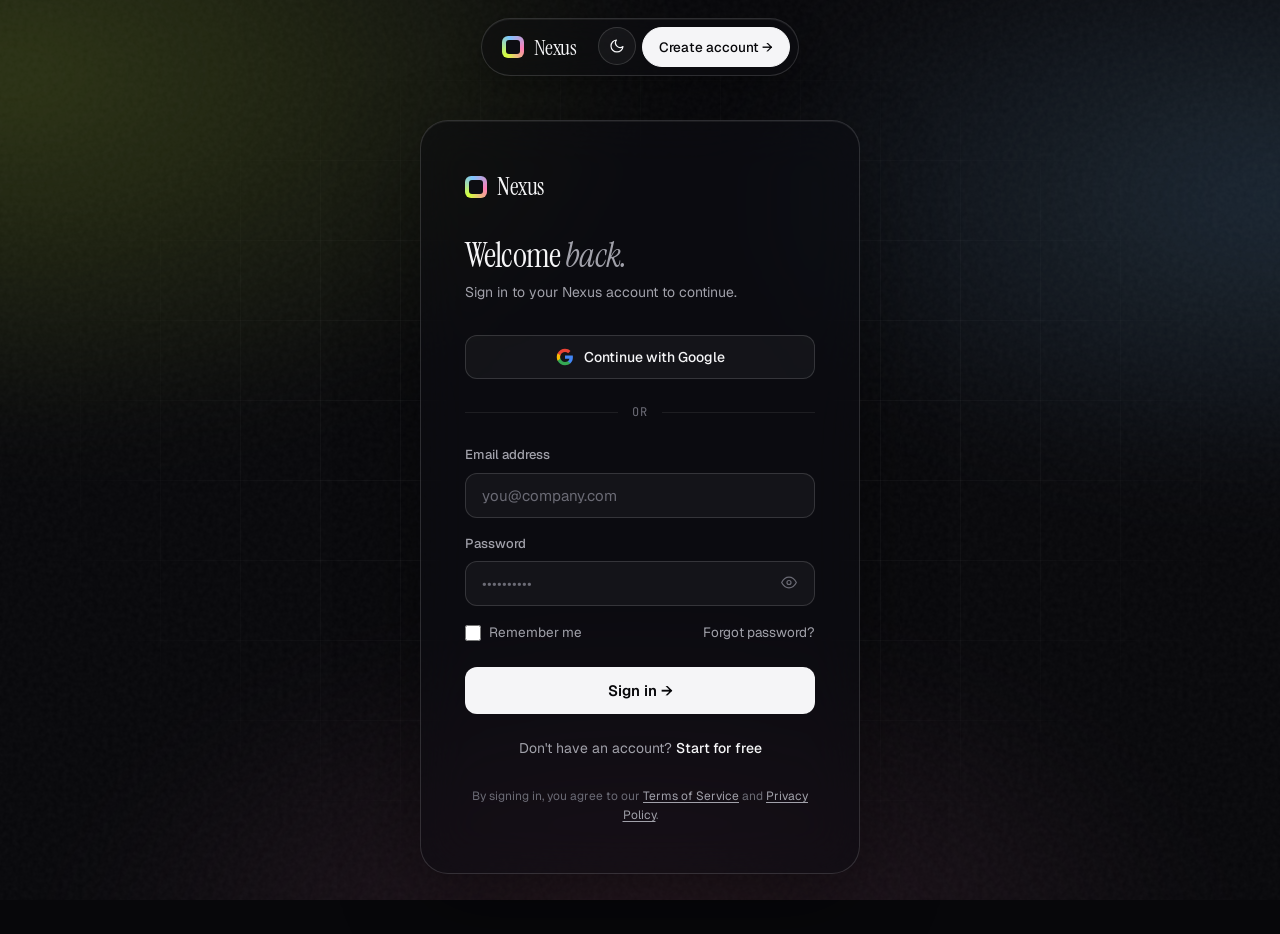
<file: verify-email.html>
<!DOCTYPE html>
<html lang="en" data-theme="dark">
<head>
<meta charset="UTF-8"/>
<meta name="viewport" content="width=device-width, initial-scale=1.0"/>
<title>Verify Email — Nexus</title>
<link rel="icon" type="image/svg+xml" href="favicon.svg">
<link rel="preconnect" href="https://fonts.googleapis.com">
<link rel="preconnect" href="https://fonts.gstatic.com" crossorigin>
<link href="https://fonts.googleapis.com/css2?family=Instrument+Serif:ital@0;1&family=JetBrains+Mono:wght@400;500&family=Geist:wght@300;400;500;600;700&display=swap" rel="stylesheet">
<style>
:root {
  --display:'Instrument Serif',serif; --sans:'Geist',-apple-system,sans-serif;
  --mono:'JetBrains Mono',monospace;
  --bg:#07070a; --bg-elev:#0d0d12;
  --surface:rgba(255,255,255,0.04); --surface-strong:rgba(255,255,255,0.07);
  --border:rgba(255,255,255,0.08); --border-strong:rgba(255,255,255,0.14);
  --text:#f5f5f7; --text-dim:#a1a1aa; --text-mute:#6b6b75;
  --accent:#d4ff3c; --accent-2:#7cc4ff; --accent-3:#ff7eb6; --glow:212,255,60;
}
[data-theme="light"] {
  --bg:#f6f5f0; --bg-elev:#ffffff;
  --surface:rgba(0,0,0,0.03); --surface-strong:rgba(0,0,0,0.05);
  --border:rgba(0,0,0,0.08); --border-strong:rgba(0,0,0,0.16);
  --text:#0a0a0c; --text-dim:#46464d; --text-mute:#7d7d85;
  --accent:#1a1a1a; --accent-2:#2563eb; --glow:26,26,26;
}
*{box-sizing:border-box;margin:0;padding:0}
body{
  font-family:var(--sans); background:var(--bg); color:var(--text);
  -webkit-font-smoothing:antialiased; min-height:100vh;
  display:flex; flex-direction:column; align-items:center; justify-content:center;
  padding:20px; transition:background .3s,color .3s;
}
.ambient{
  position:fixed;inset:0;z-index:0;pointer-events:none;overflow:hidden;
}
.ambient::before{
  content:'';position:absolute;inset:-20%;
  background:radial-gradient(60% 50% at 50% 30%,rgba(124,196,255,0.18) 0%,transparent 60%),
             radial-gradient(50% 40% at 20% 70%,rgba(212,255,60,0.14) 0%,transparent 60%);
  filter:blur(40px);animation:drift 20s ease-in-out infinite;
}
@keyframes drift{0%,100%{transform:translate(0,0)}50%{transform:translate(2%,-2%)}}

.card{
  position:relative;z-index:2;
  background:rgba(13,13,18,0.7);
  backdrop-filter:blur(24px);-webkit-backdrop-filter:blur(24px);
  border:1px solid var(--border-strong);
  border-radius:28px; padding:52px 44px; max-width:460px; width:100%;
  text-align:center;
  box-shadow:0 30px 80px rgba(0,0,0,0.4);
  animation:rise .7s ease both;
}
[data-theme="light"] .card{background:rgba(255,255,255,0.85);}
@keyframes rise{from{opacity:0;transform:translateY(20px)}to{opacity:1;transform:translateY(0)}}

.brand{
  display:flex;align-items:center;gap:10px;justify-content:center;
  font-family:var(--display);font-size:22px;letter-spacing:-.02em;
  text-decoration:none;color:var(--text);margin-bottom:36px;
}
.brand-mark{
  width:22px;height:22px;border-radius:6px;
  background:conic-gradient(from 220deg,var(--accent),var(--accent-2),var(--accent-3),var(--accent));
  position:relative;flex-shrink:0;
}
.brand-mark::after{content:'';position:absolute;inset:4px;border-radius:3px;background:var(--bg-elev);}

/* Email icon */
.email-icon-wrap{
  width:80px;height:80px;border-radius:50%;margin:0 auto 28px;
  background:rgba(124,196,255,0.1);border:1.5px solid rgba(124,196,255,0.25);
  display:flex;align-items:center;justify-content:center;
  animation:pop .5s .2s cubic-bezier(.2,1.4,.4,1) both;
}
@keyframes pop{from{transform:scale(0.5);opacity:0}to{transform:scale(1);opacity:1}}

.heading{
  font-family:var(--display);font-size:34px;font-weight:400;
  letter-spacing:-.025em;line-height:1.1;margin-bottom:12px;
}
.heading em{font-style:italic;color:var(--accent-2);}
.sub{font-size:15px;color:var(--text-dim);line-height:1.65;margin-bottom:8px;}
.email-shown{
  font-family:var(--mono);font-size:13px;color:var(--accent);
  background:rgba(212,255,60,0.08);border:1px solid rgba(212,255,60,0.2);
  padding:6px 14px;border-radius:100px;display:inline-block;margin-bottom:32px;
}

/* Steps */
.steps{
  display:flex;flex-direction:column;gap:12px;
  text-align:left;margin-bottom:32px;
  background:var(--surface);border:1px solid var(--border);
  border-radius:16px;padding:18px 20px;
}
.step-row{display:flex;gap:12px;align-items:flex-start;}
.step-num{
  width:22px;height:22px;border-radius:50%;flex-shrink:0;
  background:rgba(var(--glow),.12);border:1px solid rgba(var(--glow),.25);
  font-family:var(--mono);font-size:10px;color:var(--accent);
  display:grid;place-items:center;margin-top:1px;
}
.step-txt{font-size:13.5px;color:var(--text-dim);line-height:1.5;}
.step-txt strong{color:var(--text);}

/* Buttons */
.btn-primary{
  width:100%;padding:14px;border-radius:14px;
  background:var(--text);color:var(--bg);
  border:none;font-size:15px;font-weight:600;font-family:inherit;
  cursor:pointer;transition:all .25s ease;margin-bottom:12px;
}
.btn-primary:hover{transform:translateY(-2px);box-shadow:0 12px 28px rgba(var(--glow),.2);}
.btn-primary:disabled{opacity:.5;cursor:not-allowed;transform:none;}

.btn-ghost{
  width:100%;padding:12px;border-radius:14px;
  background:var(--surface);color:var(--text-dim);
  border:1px solid var(--border-strong);font-size:14px;font-family:inherit;
  cursor:pointer;transition:all .2s ease;margin-bottom:16px;
}
.btn-ghost:hover{background:var(--surface-strong);color:var(--text);}

.links{font-size:13px;color:var(--text-mute);}
.links a{color:var(--text-dim);text-decoration:none;margin:0 6px;}
.links a:hover{color:var(--text);}

/* Status pill */
.status-pill{
  display:inline-flex;align-items:center;gap:6px;
  padding:4px 12px;border-radius:100px;font-family:var(--mono);font-size:11px;
  margin-top:12px;
}
.status-pill.checking{
  background:rgba(212,255,60,.08);border:1px solid rgba(212,255,60,.2);color:var(--accent);
}
.status-pill.verified{
  background:rgba(34,197,94,.1);border:1px solid rgba(34,197,94,.3);color:#22c55e;
}
.pulse{width:6px;height:6px;border-radius:50%;background:currentColor;animation:blink 1.2s steps(2) infinite;}
@keyframes blink{50%{opacity:0}}
</style>
</head>
<body>
<div class="ambient"></div>

<div class="card">
  <a href="index.html" class="brand">
    <div class="brand-mark"></div>
    Nexus
  </a>

  <div class="email-icon-wrap">
    <svg width="36" height="36" viewBox="0 0 24 24" fill="none" stroke="#7cc4ff" stroke-width="1.6" stroke-linecap="round" stroke-linejoin="round">
      <path d="M4 4h16c1.1 0 2 .9 2 2v12c0 1.1-.9 2-2 2H4c-1.1 0-2-.9-2-2V6c0-1.1.9-2 2-2z"/>
      <polyline points="22,6 12,13 2,6"/>
    </svg>
  </div>

  <h1 class="heading">Check your <em>inbox.</em></h1>
  <p class="sub">We sent a verification link to</p>
  <div class="email-shown" id="userEmail">your email</div>

  <div class="steps">
    <div class="step-row">
      <div class="step-num">1</div>
      <div class="step-txt">Open the email from <strong>Nexus (noreply@nexus.ai)</strong></div>
    </div>
    <div class="step-row">
      <div class="step-num">2</div>
      <div class="step-txt">Click <strong>"Verify email address"</strong> in the email</div>
    </div>
    <div class="step-row">
      <div class="step-num">3</div>
      <div class="step-txt">Come back here and click <strong>"I've verified →"</strong></div>
    </div>
  </div>

  <button class="btn-primary" id="verifiedBtn" onclick="checkVerified()">
    I've verified — Go to Dashboard →
  </button>

  <button class="btn-ghost" id="resendBtn" onclick="resendEmail()">
    Resend verification email
  </button>

  <div class="links">
    <a href="signin.html">← Back to sign in</a>
    ·
    <a href="mailto:support@nexus.ai">Need help?</a>
  </div>

  <div class="status-pill checking" id="statusPill" style="display:none">
    <span class="pulse"></span>
    <span id="statusText">Checking…</span>
  </div>
</div>

<script>
// localStorage-based — no Firebase needed
const _next = new URLSearchParams(window.location.search).get('next') || '';
const _afterVerified = _next === 'demo' ? 'index.html#demo' : 'dashboard.html';

const session = JSON.parse(localStorage.getItem('nx_session') || 'null');
if (!session) { window.location.href = 'signin.html'; }
else { document.getElementById('userEmail').textContent = session.email; }

// Since we use localStorage auth (no email step), "verify" just goes straight to dashboard
function checkVerified() {
  if (!session) return;
  const btn  = document.getElementById('verifiedBtn');
  const pill = document.getElementById('statusPill');
  btn.disabled = true;
  btn.textContent = _next === 'demo' ? '✓ Going back to demo…' : '✓ Redirecting to dashboard…';
  pill.style.display = 'inline-flex';
  pill.className = 'status-pill verified';
  document.getElementById('statusText').textContent = '✓ Verified!';
  setTimeout(() => { window.location.href = _afterVerified; }, 800);
}
window.checkVerified = checkVerified;

// Resend — just shows a confirmation (no real email without backend)
let cooldown = false;
function resendEmail() {
  if (cooldown) return;
  const btn = document.getElementById('resendBtn');
  btn.disabled = true;
  btn.textContent = '✓ Done! You can proceed to dashboard';
  cooldown = true;
  let secs = 60;
  const timer = setInterval(() => {
    secs--;
    btn.textContent = `Resend again in ${secs}s`;
    if (secs <= 0) {
      clearInterval(timer);
      btn.disabled = false;
      btn.textContent = 'Resend verification email';
      cooldown = false;
    }
  }, 1000);
}
window.resendEmail = resendEmail;
</script>
</body>
</html>
</file>
<file: css/style.css>
/* ───────────────────────────────────────────────
   DESIGN TOKENS
   ─────────────────────────────────────────────── */
:root {
  --display: 'Instrument Serif', serif;
  --sans: 'Geist', -apple-system, sans-serif;
  --mono: 'JetBrains Mono', monospace;

  /* Dark (default) */
  --bg: #07070a;
  --bg-elev: #0d0d12;
  --surface: rgba(255,255,255,0.04);
  --surface-strong: rgba(255,255,255,0.07);
  --border: rgba(255,255,255,0.08);
  --border-strong: rgba(255,255,255,0.14);
  --text: #f5f5f7;
  --text-dim: #a1a1aa;
  --text-mute: #6b6b75;
  --accent: #d4ff3c;
  --accent-2: #7cc4ff;
  --accent-3: #ff7eb6;
  --glow: 212,255,60;
}

[data-theme="light"] {
  --bg: #f6f5f0;
  --bg-elev: #ffffff;
  --surface: rgba(0,0,0,0.03);
  --surface-strong: rgba(0,0,0,0.05);
  --border: rgba(0,0,0,0.08);
  --border-strong: rgba(0,0,0,0.16);
  --text: #0a0a0c;
  --text-dim: #46464d;
  --text-mute: #7d7d85;
  --accent: #1a1a1a;
  --accent-2: #2563eb;
  --accent-3: #ec4899;
  --glow: 26,26,26;
}

* { box-sizing: border-box; margin: 0; padding: 0; }
html { scroll-behavior: smooth; }
body {
  font-family: var(--sans);
  background: var(--bg);
  color: var(--text);
  -webkit-font-smoothing: antialiased;
  overflow-x: hidden;
  line-height: 1.5;
  transition: background .4s ease, color .4s ease;
}

/* ───────────────────────────────────────────────
   AMBIENT BACKGROUND
   ─────────────────────────────────────────────── */
.ambient {
  position: fixed; inset: 0; z-index: 0; pointer-events: none; overflow: hidden;
}
.ambient::before {
  content: ''; position: absolute; inset: -20%;
  background:
    radial-gradient(60% 50% at 15% 20%, rgba(212,255,60,0.18) 0%, transparent 60%),
    radial-gradient(50% 40% at 85% 30%, rgba(124,196,255,0.16) 0%, transparent 60%),
    radial-gradient(55% 45% at 50% 90%, rgba(255,126,182,0.12) 0%, transparent 60%);
  filter: blur(40px);
  animation: drift 24s ease-in-out infinite;
}
[data-theme="light"] .ambient::before {
  background:
    radial-gradient(60% 50% at 15% 20%, rgba(37,99,235,0.10) 0%, transparent 60%),
    radial-gradient(50% 40% at 85% 30%, rgba(236,72,153,0.08) 0%, transparent 60%);
}
.ambient::after {
  content: ''; position: absolute; inset: 0;
  background-image: url("data:image/svg+xml,%3Csvg viewBox='0 0 200 200' xmlns='http://www.w3.org/2000/svg'%3E%3Cfilter id='n'%3E%3CfeTurbulence type='fractalNoise' baseFrequency='0.9' numOctaves='2'/%3E%3CfeColorMatrix values='0 0 0 0 1 0 0 0 0 1 0 0 0 0 1 0 0 0 0.45 0'/%3E%3C/filter%3E%3Crect width='100%25' height='100%25' filter='url(%23n)'/%3E%3C/svg%3E");
  opacity: 0.08; mix-blend-mode: overlay;
}
@keyframes drift {
  0%, 100% { transform: translate(0,0) scale(1); }
  33% { transform: translate(3%, -2%) scale(1.05); }
  66% { transform: translate(-2%, 3%) scale(0.98); }
}

.grid-overlay {
  position: fixed; inset: 0; z-index: 1; pointer-events: none;
  background-image:
    linear-gradient(var(--border) 1px, transparent 1px),
    linear-gradient(90deg, var(--border) 1px, transparent 1px);
  background-size: 80px 80px;
  mask-image: radial-gradient(ellipse at center, black 30%, transparent 75%);
  opacity: 0.5;
}

/* ───────────────────────────────────────────────
   LAYOUT
   ─────────────────────────────────────────────── */
.container {
  max-width: 1240px; margin: 0 auto; padding: 0 28px;
  position: relative; z-index: 2;
}

/* ───────────────────────────────────────────────
   NAVBAR
   ─────────────────────────────────────────────── */
.nav-wrap {
  position: fixed; top: 18px; left: 0; right: 0; z-index: 100;
  display: flex; justify-content: center; padding: 0 20px;
}
.nav {
  display: flex; align-items: center; gap: 8px;
  padding: 8px 8px 8px 20px;
  background: rgba(13,13,18,0.55);
  backdrop-filter: blur(20px) saturate(180%);
  -webkit-backdrop-filter: blur(20px) saturate(180%);
  border: 1px solid var(--border-strong);
  border-radius: 100px;
  box-shadow: 0 8px 32px rgba(0,0,0,0.3), inset 0 1px 0 rgba(255,255,255,0.06);
  max-width: 100%;
}
[data-theme="light"] .nav {
  background: rgba(255,255,255,0.7);
  box-shadow: 0 8px 32px rgba(0,0,0,0.08), inset 0 1px 0 rgba(255,255,255,0.8);
}
.brand {
  display: flex; align-items: center; gap: 10px;
  font-family: var(--display); font-size: 22px; letter-spacing: -0.02em;
  padding-right: 14px; border-right: 1px solid var(--border);
  text-decoration: none; color: var(--text);
}
.brand-mark {
  width: 22px; height: 22px; border-radius: 6px;
  background: conic-gradient(from 220deg, var(--accent), var(--accent-2), var(--accent-3), var(--accent));
  position: relative;
}
.brand-mark::after {
  content: ''; position: absolute; inset: 4px; border-radius: 3px;
  background: var(--bg-elev);
}
.nav-links {
  display: flex; gap: 2px; padding: 0 6px;
}
.nav-links a {
  padding: 8px 14px; font-size: 14px; color: var(--text-dim);
  text-decoration: none; border-radius: 100px;
  transition: all .2s ease;
}
.nav-links a:hover { color: var(--text); background: var(--surface); }
.nav-actions { display: flex; gap: 6px; }
.theme-toggle, .nav-cta {
  display: inline-flex; align-items: center; justify-content: center; gap: 8px;
  border: 1px solid var(--border-strong);
  background: var(--surface); color: var(--text);
  padding: 9px 16px; border-radius: 100px; font-size: 13.5px; font-weight: 500;
  cursor: pointer; transition: all .25s ease; font-family: inherit;
}
.theme-toggle { width: 38px; height: 38px; padding: 0; }
.theme-toggle:hover, .nav-cta:hover {
  background: var(--surface-strong);
  border-color: var(--border-strong);
  transform: translateY(-1px);
}
.nav-cta.primary {
  background: var(--text); color: var(--bg);
  border-color: var(--text);
}
.nav-cta.primary:hover {
  box-shadow: 0 0 0 6px rgba(var(--glow),0.14);
}
.mobile-toggle { display: none; }

/* ───────────────────────────────────────────────
   HERO
   ─────────────────────────────────────────────── */
.hero {
  padding: 180px 0 100px;
  position: relative;
}
.eyebrow {
  display: inline-flex; align-items: center; gap: 10px;
  padding: 6px 14px 6px 8px;
  background: var(--surface);
  border: 1px solid var(--border-strong);
  border-radius: 100px;
  font-family: var(--mono); font-size: 12px;
  color: var(--text-dim);
  margin-bottom: 32px;
  opacity: 0; animation: rise .8s .1s forwards;
}
.eyebrow .dot {
  width: 18px; height: 18px; border-radius: 50%;
  background: radial-gradient(circle, var(--accent) 0%, transparent 70%);
  display: grid; place-items: center;
}
.eyebrow .dot::after {
  content: ''; width: 6px; height: 6px; border-radius: 50%;
  background: var(--accent);
  box-shadow: 0 0 12px var(--accent);
  animation: pulse 2s infinite;
}
@keyframes pulse {
  0%, 100% { opacity: 1; } 50% { opacity: .4; }
}
.hero h1 {
  font-family: var(--display);
  font-size: clamp(48px, 8.5vw, 112px);
  line-height: 0.95; letter-spacing: -0.035em;
  font-weight: 400;
  max-width: 1100px;
  margin-bottom: 32px;
  opacity: 0; animation: rise 1s .2s forwards;
}
.hero h1 em {
  font-style: italic;
  background: linear-gradient(110deg, var(--accent) 0%, var(--accent-2) 50%, var(--accent-3) 100%);
  -webkit-background-clip: text; background-clip: text;
  -webkit-text-fill-color: transparent;
  position: relative;
}
.hero p {
  font-size: clamp(17px, 1.5vw, 21px);
  color: var(--text-dim);
  max-width: 620px;
  margin-bottom: 44px;
  opacity: 0; animation: rise 1s .35s forwards;
}
.hero-actions {
  display: flex; flex-wrap: wrap; gap: 12px; align-items: center;
  opacity: 0; animation: rise 1s .5s forwards;
}
.btn {
  display: inline-flex; align-items: center; gap: 10px;
  padding: 14px 24px; border-radius: 100px;
  font-size: 15px; font-weight: 500; font-family: inherit;
  text-decoration: none; cursor: pointer; border: 1px solid transparent;
  transition: all .25s cubic-bezier(.2,.8,.2,1);
  position: relative; overflow: hidden;
}
.btn-primary {
  background: var(--text); color: var(--bg);
  box-shadow: 0 1px 0 rgba(255,255,255,0.2) inset, 0 10px 30px rgba(0,0,0,0.3);
}
.btn-primary::before {
  content: ''; position: absolute; inset: 0;
  background: linear-gradient(110deg, transparent 30%, rgba(var(--glow),0.4) 50%, transparent 70%);
  transform: translateX(-100%); transition: transform .6s ease;
}
.btn-primary:hover::before { transform: translateX(100%); }
.btn-primary:hover { transform: translateY(-2px); box-shadow: 0 20px 40px rgba(var(--glow),0.2); }
.btn-ghost {
  background: var(--surface); color: var(--text); border-color: var(--border-strong);
  backdrop-filter: blur(12px);
}
.btn-ghost:hover { background: var(--surface-strong); transform: translateY(-2px); }
.btn .arrow { transition: transform .25s ease; }
.btn:hover .arrow { transform: translate(2px, -2px); }

@keyframes rise {
  from { opacity: 0; transform: translateY(28px); }
  to { opacity: 1; transform: translateY(0); }
}

/* Hero terminal */
.hero-visual {
  margin-top: 80px; position: relative;
  opacity: 0; animation: rise 1s .7s forwards;
}
.terminal {
  background: rgba(10,10,14,0.6);
  backdrop-filter: blur(24px) saturate(160%);
  -webkit-backdrop-filter: blur(24px) saturate(160%);
  border: 1px solid var(--border-strong);
  border-radius: 20px;
  overflow: hidden;
  box-shadow:
    0 30px 80px rgba(0,0,0,0.5),
    0 0 0 1px rgba(255,255,255,0.04) inset,
    0 1px 0 rgba(255,255,255,0.08) inset;
  transform: perspective(1600px) rotateX(8deg);
  transition: transform .6s ease;
}
[data-theme="light"] .terminal { background: rgba(255,255,255,0.8); }
.terminal:hover { transform: perspective(1600px) rotateX(2deg); }
.terminal-header {
  display: flex; align-items: center; gap: 8px;
  padding: 14px 18px; border-bottom: 1px solid var(--border);
  font-family: var(--mono); font-size: 12px; color: var(--text-mute);
}
.dots { display: flex; gap: 6px; margin-right: 14px; }
.dots span { width: 11px; height: 11px; border-radius: 50%; background: var(--border-strong); }
.terminal-body {
  padding: 28px 32px; font-family: var(--mono); font-size: 14px;
  line-height: 1.85; min-height: 280px;
}
.terminal-body .prompt { color: var(--accent); }
.terminal-body .cmd { color: var(--text); }
.terminal-body .out { color: var(--text-dim); }
.terminal-body .key { color: var(--accent-2); }
.terminal-body .str { color: var(--accent-3); }
.cursor { display: inline-block; width: 8px; height: 16px;
  background: var(--accent); vertical-align: text-bottom;
  animation: blink 1s steps(2) infinite;
}
@keyframes blink { 50% { opacity: 0; } }

/* Logos */
.logos {
  margin-top: 110px; text-align: center;
}
.logos-label {
  font-family: var(--mono); font-size: 11px; letter-spacing: 0.15em;
  color: var(--text-mute); text-transform: uppercase; margin-bottom: 30px;
}
.logos-row {
  display: flex; flex-wrap: wrap; gap: 50px;
  justify-content: center; align-items: center;
}
.logos-row span {
  font-family: var(--display); font-size: 28px; font-style: italic;
  color: var(--text-mute); transition: color .3s ease;
  letter-spacing: -0.02em;
}
.logos-row span:hover { color: var(--text); }

/* ───────────────────────────────────────────────
   SECTIONS
   ─────────────────────────────────────────────── */
section { padding: 120px 0; position: relative; z-index: 2; }
.section-head { max-width: 720px; margin-bottom: 64px; }
.section-tag {
  font-family: var(--mono); font-size: 11px; letter-spacing: 0.15em;
  text-transform: uppercase; color: var(--accent);
  margin-bottom: 18px; display: flex; align-items: center; gap: 10px;
}
.section-tag::before {
  content: ''; width: 24px; height: 1px; background: var(--accent);
}
.section-head h2 {
  font-family: var(--display);
  font-size: clamp(36px, 5.5vw, 68px);
  line-height: 1; letter-spacing: -0.025em;
  font-weight: 400;
  margin-bottom: 20px;
}
.section-head h2 em { font-style: italic; color: var(--text-dim); }
.section-head p { font-size: 18px; color: var(--text-dim); max-width: 560px; }

/* ───────────────────────────────────────────────
   FEATURES
   ─────────────────────────────────────────────── */
.features-grid {
  display: grid; grid-template-columns: repeat(12, 1fr); gap: 16px;
}
.feature {
  background: var(--surface);
  backdrop-filter: blur(16px); -webkit-backdrop-filter: blur(16px);
  border: 1px solid var(--border);
  border-radius: 24px; padding: 32px;
  position: relative; overflow: hidden;
  transition: all .4s cubic-bezier(.2,.8,.2,1);
  min-height: 340px;
  display: flex; flex-direction: column; justify-content: space-between;
}
.feature::before {
  content: ''; position: absolute; inset: 0;
  background: radial-gradient(400px circle at var(--mx,50%) var(--my,50%), rgba(var(--glow),0.08), transparent 40%);
  opacity: 0; transition: opacity .3s; pointer-events: none;
}
.feature:hover::before { opacity: 1; }
.feature:hover { border-color: var(--border-strong); transform: translateY(-4px); }
.feature-large { grid-column: span 7; }
.feature-small { grid-column: span 5; }
.feature-third { grid-column: span 4; }
.feature h3 {
  font-family: var(--display); font-size: 28px;
  font-weight: 400; letter-spacing: -0.02em; line-height: 1.1; margin-bottom: 12px;
}
.feature p { color: var(--text-dim); font-size: 15px; }
.feature-icon {
  width: 44px; height: 44px; border-radius: 12px;
  background: var(--surface-strong); border: 1px solid var(--border-strong);
  display: grid; place-items: center;
  font-family: var(--mono); font-size: 18px; color: var(--accent);
  margin-bottom: 24px;
}
.feature-visual {
  margin-top: 24px; flex: 1; position: relative;
  border-radius: 14px;
  background: linear-gradient(180deg, var(--surface-strong), transparent);
  border: 1px solid var(--border);
  display: grid; place-items: center;
  min-height: 140px; overflow: hidden;
}

/* Orbital visual */
.orbit { position: relative; width: 200px; height: 200px; }
.orbit::before, .orbit::after {
  content: ''; position: absolute; inset: 0;
  border: 1px dashed var(--border-strong); border-radius: 50%;
  animation: rotate 20s linear infinite;
}
.orbit::after { inset: 30px; animation-duration: 14s; animation-direction: reverse; }
.orbit-core {
  position: absolute; top: 50%; left: 50%; transform: translate(-50%,-50%);
  width: 60px; height: 60px; border-radius: 50%;
  background: radial-gradient(circle at 30% 30%, var(--accent), transparent 70%);
  filter: blur(2px);
}
.orbit-dot {
  position: absolute; width: 10px; height: 10px;
  border-radius: 50%; background: var(--accent-2);
  box-shadow: 0 0 16px var(--accent-2);
}
.orbit-dot:nth-child(2) { top: 0; left: 50%; transform: translateX(-50%); }
.orbit-dot:nth-child(3) { bottom: 30px; right: 30px; background: var(--accent-3); box-shadow: 0 0 16px var(--accent-3); }
@keyframes rotate { to { transform: rotate(360deg); } }

/* Bars visual */
.bars { display: flex; gap: 8px; align-items: flex-end; height: 100px; padding: 0 20px; }
.bars span {
  width: 12px; border-radius: 4px 4px 0 0;
  background: linear-gradient(180deg, var(--accent), rgba(var(--glow),0.2));
  animation: pump 2.5s ease-in-out infinite;
}
.bars span:nth-child(1){ height: 30%; animation-delay: 0s; }
.bars span:nth-child(2){ height: 60%; animation-delay: .15s; }
.bars span:nth-child(3){ height: 45%; animation-delay: .3s; }
.bars span:nth-child(4){ height: 80%; animation-delay: .45s; }
.bars span:nth-child(5){ height: 55%; animation-delay: .6s; }
.bars span:nth-child(6){ height: 90%; animation-delay: .75s; }
.bars span:nth-child(7){ height: 40%; animation-delay: .9s; }
@keyframes pump { 0%, 100% { transform: scaleY(1); } 50% { transform: scaleY(1.15); } }

/* Code snippet visual */
.code-mini {
  font-family: var(--mono); font-size: 12px;
  padding: 20px; line-height: 1.7; text-align: left; width: 100%;
}
.code-mini .key { color: var(--accent-2); }
.code-mini .str { color: var(--accent-3); }
.code-mini .com { color: var(--text-mute); }

/* ───────────────────────────────────────────────
   STATS
   ─────────────────────────────────────────────── */
.stats {
  display: grid; grid-template-columns: repeat(4, 1fr);
  border-top: 1px solid var(--border);
  border-bottom: 1px solid var(--border);
  padding: 60px 0; margin: 40px 0;
}
.stat { padding: 0 28px; border-left: 1px solid var(--border); }
.stat:first-child { border-left: none; }
.stat-num {
  font-family: var(--display); font-size: 56px;
  line-height: 1; letter-spacing: -0.03em; margin-bottom: 8px;
}
.stat-num em { font-style: italic; color: var(--accent); }
.stat-label { font-size: 13px; color: var(--text-dim); }

/* ───────────────────────────────────────────────
   PRICING
   ─────────────────────────────────────────────── */
.pricing-grid {
  display: grid; grid-template-columns: repeat(3, 1fr); gap: 16px;
}
.plan {
  background: var(--surface);
  backdrop-filter: blur(16px); -webkit-backdrop-filter: blur(16px);
  border: 1px solid var(--border); border-radius: 24px; padding: 36px;
  position: relative; transition: all .4s ease;
  display: flex; flex-direction: column;
}
.plan:hover { transform: translateY(-6px); border-color: var(--border-strong); }
.plan.featured {
  background: linear-gradient(180deg, rgba(var(--glow),0.06), var(--surface));
  border-color: rgba(var(--glow),0.3);
  box-shadow: 0 0 0 1px rgba(var(--glow),0.15), 0 30px 60px rgba(var(--glow),0.08);
}
.plan-badge {
  position: absolute; top: -10px; right: 28px;
  font-family: var(--mono); font-size: 10px; letter-spacing: 0.1em;
  text-transform: uppercase; padding: 5px 10px; border-radius: 100px;
  background: var(--accent); color: #0a0a0a;
}
.plan-name {
  font-family: var(--mono); font-size: 12px; letter-spacing: 0.15em;
  text-transform: uppercase; color: var(--text-dim); margin-bottom: 12px;
}
.plan-price {
  font-family: var(--display); font-size: 64px;
  line-height: 1; letter-spacing: -0.03em;
  display: flex; align-items: baseline; gap: 6px;
}
.plan-price .currency { font-size: 28px; color: var(--text-dim); }
.plan-price .per { font-size: 14px; font-family: var(--sans); color: var(--text-mute); }
.plan-desc { color: var(--text-dim); font-size: 15px; margin: 16px 0 28px; min-height: 44px; }
.plan ul { list-style: none; display: flex; flex-direction: column; gap: 12px; margin-bottom: 32px; flex: 1; }
.plan li { display: flex; align-items: flex-start; gap: 12px; font-size: 14.5px; color: var(--text-dim); }
.plan li::before {
  content: ''; flex-shrink: 0; width: 18px; height: 18px; border-radius: 50%;
  background: var(--surface-strong); border: 1px solid var(--border-strong);
  background-image: url("data:image/svg+xml,%3Csvg width='10' height='10' viewBox='0 0 10 10' fill='none' xmlns='http://www.w3.org/2000/svg'%3E%3Cpath d='M1 5L4 8L9 2' stroke='%23d4ff3c' stroke-width='1.5' stroke-linecap='round'/%3E%3C/svg%3E");
  background-repeat: no-repeat; background-position: center; margin-top: 1px;
}
.plan .btn { justify-content: center; width: 100%; }
.billing-toggle {
  display: inline-flex; padding: 4px; gap: 4px;
  background: var(--surface); border: 1px solid var(--border-strong);
  border-radius: 100px; margin-bottom: 48px;
}
.billing-toggle button {
  padding: 8px 18px; font-size: 13px; font-family: inherit;
  background: transparent; color: var(--text-dim); border: none;
  border-radius: 100px; cursor: pointer; transition: all .25s ease;
}
.billing-toggle button.active { background: var(--text); color: var(--bg); }
.billing-toggle .save {
  font-size: 10px; font-family: var(--mono); margin-left: 6px;
  padding: 2px 6px; border-radius: 100px;
  background: rgba(var(--glow),0.2); color: var(--accent);
}

/* ───────────────────────────────────────────────
   TESTIMONIALS
   ─────────────────────────────────────────────── */
.testimonials-grid {
  display: grid; grid-template-columns: repeat(3, 1fr); gap: 16px;
}
.quote {
  background: var(--surface);
  backdrop-filter: blur(16px); -webkit-backdrop-filter: blur(16px);
  border: 1px solid var(--border); border-radius: 20px; padding: 30px;
  transition: all .4s ease; display: flex; flex-direction: column; gap: 24px;
}
.quote:hover { border-color: var(--border-strong); background: var(--surface-strong); }
.quote-body {
  font-family: var(--display); font-size: 22px; line-height: 1.35;
  letter-spacing: -0.015em; font-weight: 400;
}
.quote-author {
  display: flex; align-items: center; gap: 12px;
  padding-top: 20px; border-top: 1px solid var(--border); margin-top: auto;
}
.avatar {
  width: 40px; height: 40px; border-radius: 50%;
  font-family: var(--display); font-style: italic; font-size: 18px;
  display: grid; place-items: center;
  background: linear-gradient(135deg, var(--accent-2), var(--accent-3)); color: #fff;
}
.author-info strong { font-weight: 500; font-size: 14px; display: block; }
.author-info span { font-size: 12.5px; color: var(--text-mute); }

/* ───────────────────────────────────────────────
   FAQ
   ─────────────────────────────────────────────── */
.faq-layout { display: grid; grid-template-columns: 1fr 1.5fr; gap: 80px; align-items: start; }
.faq-list { display: flex; flex-direction: column; gap: 0; }
.faq-item { border-bottom: 1px solid var(--border); padding: 24px 0; cursor: pointer; }
.faq-item:first-child { border-top: 1px solid var(--border); }
.faq-q {
  display: flex; justify-content: space-between; align-items: center; gap: 24px;
  font-family: var(--display); font-size: 22px; font-weight: 400;
  letter-spacing: -0.015em; line-height: 1.3;
}
.faq-toggle {
  flex-shrink: 0; width: 32px; height: 32px; border-radius: 50%;
  border: 1px solid var(--border-strong); background: var(--surface);
  display: grid; place-items: center; font-size: 18px; transition: all .3s ease;
}
.faq-item.open .faq-toggle {
  background: var(--accent); color: #0a0a0a; border-color: var(--accent);
  transform: rotate(45deg);
}
.faq-a {
  max-height: 0; overflow: hidden;
  transition: max-height .4s ease, opacity .3s ease, margin .3s ease;
  opacity: 0; color: var(--text-dim); font-size: 15.5px; line-height: 1.65; padding-right: 60px;
}
.faq-item.open .faq-a { max-height: 300px; opacity: 1; margin-top: 16px; }

/* ───────────────────────────────────────────────
   CTA
   ─────────────────────────────────────────────── */
.cta { text-align: center; padding: 140px 0 100px; position: relative; }
.cta-card {
  background: linear-gradient(180deg, var(--surface-strong), var(--surface));
  backdrop-filter: blur(20px); -webkit-backdrop-filter: blur(20px);
  border: 1px solid var(--border-strong); border-radius: 32px; padding: 80px 40px;
  position: relative; overflow: hidden; box-shadow: 0 40px 80px rgba(0,0,0,0.3);
}
.cta-card::before {
  content: ''; position: absolute; top: -50%; left: 50%; transform: translateX(-50%);
  width: 800px; height: 800px;
  background: radial-gradient(circle, rgba(var(--glow),0.12) 0%, transparent 60%);
  pointer-events: none;
}
.cta h2 {
  font-family: var(--display); font-size: clamp(40px, 6vw, 84px);
  line-height: 0.95; letter-spacing: -0.03em; font-weight: 400; position: relative;
}
.cta h2 em { font-style: italic; color: var(--accent); }
.cta p { color: var(--text-dim); margin: 20px auto 36px; max-width: 480px; font-size: 17px; position: relative; }
.cta-actions { display: inline-flex; gap: 12px; flex-wrap: wrap; justify-content: center; position: relative; }

/* ───────────────────────────────────────────────
   FOOTER
   ─────────────────────────────────────────────── */
footer {
  padding: 80px 0 40px; border-top: 1px solid var(--border);
  position: relative; z-index: 2;
}
.footer-grid {
  display: grid; grid-template-columns: 1.5fr repeat(3, 1fr);
  gap: 60px; margin-bottom: 60px;
}
.footer-brand p { color: var(--text-dim); font-size: 14px; margin-top: 14px; max-width: 280px; }
.footer-col h4 {
  font-family: var(--mono); font-size: 11px; letter-spacing: 0.15em;
  text-transform: uppercase; color: var(--text-mute); margin-bottom: 18px; font-weight: 500;
}
.footer-col ul { list-style: none; display: flex; flex-direction: column; gap: 12px; }
.footer-col a { color: var(--text-dim); text-decoration: none; font-size: 14.5px; transition: color .2s; }
.footer-col a:hover { color: var(--text); }
.footer-bottom {
  display: flex; justify-content: space-between; align-items: center;
  padding-top: 30px; border-top: 1px solid var(--border);
  font-size: 13px; color: var(--text-mute);
}
.footer-bottom .legal { display: flex; gap: 24px; }
.footer-bottom .legal a { color: var(--text-mute); text-decoration: none; }
.footer-bottom .legal a:hover { color: var(--text); }
.mega-brand {
  font-family: var(--display); font-style: italic;
  font-size: clamp(120px, 22vw, 280px);
  line-height: 0.85; letter-spacing: -0.05em;
  background: linear-gradient(180deg, var(--text) 0%, transparent 90%);
  -webkit-background-clip: text; background-clip: text;
  -webkit-text-fill-color: transparent;
  text-align: center; margin-top: 40px; user-select: none;
}

/* ───────────────────────────────────────────────
   RESPONSIVE
   ─────────────────────────────────────────────── */
@media (max-width: 900px) {
  .nav-links { display: none; }
  .nav-links.open {
    display: flex; flex-direction: column;
    position: absolute; top: 100%; left: 0; right: 0; margin-top: 10px;
    background: rgba(13,13,18,0.95); backdrop-filter: blur(20px);
    border: 1px solid var(--border-strong); border-radius: 20px; padding: 16px;
  }
  [data-theme="light"] .nav-links.open { background: rgba(255,255,255,0.95); }
  .mobile-toggle {
    display: inline-flex; width: 38px; height: 38px;
    align-items: center; justify-content: center; padding: 0;
  }
  .brand { padding-right: 12px; }
  .nav-cta.desktop { display: none; }
  .features-grid, .pricing-grid, .testimonials-grid { grid-template-columns: 1fr; }
  .feature-large, .feature-small, .feature-third { grid-column: span 1; }
  .stats { grid-template-columns: repeat(2, 1fr); gap: 30px 0; }
  .stat { border-left: none; padding: 0 20px; }
  .faq-layout { grid-template-columns: 1fr; gap: 40px; }
  .footer-grid { grid-template-columns: 1fr 1fr; gap: 40px; }
  section { padding: 80px 0; }
  .hero { padding: 140px 0 60px; }
  .terminal { transform: none; }
  .footer-bottom { flex-direction: column; gap: 14px; }
  .container { padding: 0 20px; }
}
@media (max-width: 600px) {
  .footer-grid { grid-template-columns: 1fr; }
  .nav { padding: 6px 6px 6px 16px; }
  .brand { font-size: 19px; }
  .terminal-body { padding: 20px; font-size: 12px; }
  .plan { padding: 28px; }
  .cta-card { padding: 50px 24px; }
}

/* Reveal on scroll */
.reveal { opacity: 0; transform: translateY(40px); transition: opacity .9s ease, transform .9s ease; }
.reveal.visible { opacity: 1; transform: translateY(0); }

/* ── HOW IT WORKS ───────────────────────────── */
.steps-grid {
  display: grid; grid-template-columns: 1fr auto 1fr auto 1fr;
  gap: 0; align-items: start; margin-bottom: 64px;
}
.step {
  background: var(--surface); border: 1px solid var(--border);
  border-radius: 24px; padding: 32px 28px;
  position: relative; overflow: hidden; transition: all .4s ease;
}
.step:hover { border-color: var(--border-strong); transform: translateY(-4px); }
.step::before {
  content: ''; position: absolute; top: 0; left: 0; right: 0; height: 2px;
  background: linear-gradient(90deg, var(--accent), var(--accent-2));
  opacity: 0; transition: opacity .3s;
}
.step:hover::before { opacity: 1; }
.step-num {
  font-family: var(--mono); font-size: 11px; letter-spacing: 0.15em;
  color: var(--accent); margin-bottom: 18px; font-weight: 500;
}
.step-icon { font-size: 32px; margin-bottom: 16px; line-height: 1; }
.step-title {
  font-family: var(--display); font-size: 24px; font-weight: 400;
  letter-spacing: -0.02em; margin-bottom: 12px; line-height: 1.2;
}
.step-desc { font-size: 14.5px; color: var(--text-dim); line-height: 1.65; margin-bottom: 20px; }
.step-code {
  background: var(--bg-elev); border: 1px solid var(--border);
  border-radius: 10px; padding: 10px 14px;
  font-family: var(--mono); font-size: 12px; line-height: 1.6;
}
.sc-key { color: var(--accent-2); }
.sc-str { color: var(--accent-3); }
.sc-com { color: var(--text-mute); }
.step-arrow {
  display: flex; align-items: center; justify-content: center;
  font-size: 24px; color: var(--text-mute); padding: 0 20px; margin-top: 80px;
}

/* Integrations */
.integrations { text-align: center; }
.int-label {
  font-family: var(--mono); font-size: 11px; letter-spacing: 0.15em;
  color: var(--text-mute); text-transform: uppercase; margin-bottom: 20px;
}
.int-row { display: flex; flex-wrap: wrap; gap: 10px; justify-content: center; }
.int-chip {
  display: flex; align-items: center; gap: 7px;
  padding: 8px 16px; border-radius: 100px;
  border: 1px solid var(--border-strong); background: var(--surface);
  font-size: 13px; color: var(--text-dim); transition: all .25s ease;
}
.int-chip:hover { background: var(--surface-strong); color: var(--text); }
.int-chip svg { color: var(--accent); flex-shrink: 0; }

/* ── LIVE DEMO ───────────────────────────────── */
.demo-wrap {
  background: var(--surface); border: 1px solid var(--border-strong);
  border-radius: 28px; overflow: hidden; box-shadow: 0 20px 60px rgba(0,0,0,0.25);
}
.demo-top {
  display: flex; align-items: center; justify-content: space-between; flex-wrap: wrap; gap: 14px;
  padding: 20px 24px; border-bottom: 1px solid var(--border);
  background: var(--surface-strong);
}
.demo-label {
  font-family: var(--mono); font-size: 11px; letter-spacing: 0.12em;
  text-transform: uppercase; color: var(--text-mute); margin-right: 12px;
}
.demo-model-row { display: flex; align-items: center; flex-wrap: wrap; gap: 8px; }
.model-tabs { display: flex; gap: 4px; flex-wrap: wrap; }
.model-tab {
  padding: 6px 14px; border-radius: 100px; font-size: 13px;
  border: 1px solid var(--border-strong); background: transparent;
  color: var(--text-dim); cursor: pointer; font-family: inherit; transition: all .2s ease;
}
.model-tab:hover { background: var(--surface-strong); color: var(--text); }
.model-tab.active { background: var(--text); color: var(--bg); border-color: var(--text); }
.demo-meta { display: flex; gap: 8px; flex-wrap: wrap; }
.meta-pill {
  padding: 4px 12px; border-radius: 100px;
  font-family: var(--mono); font-size: 11px;
  border: 1px solid var(--border); color: var(--text-mute); background: var(--surface);
}
.meta-pill.green { border-color: rgba(34,197,94,0.3); color: #22c55e; background: rgba(34,197,94,0.08); }
.meta-pill.loading { border-color: rgba(212,255,60,0.3); color: var(--accent); animation: blink-pill 1s steps(2) infinite; }
@keyframes blink-pill { 50% { opacity: 0.4; } }

.demo-chat {
  min-height: 280px; max-height: 380px; overflow-y: auto;
  padding: 24px; display: flex; flex-direction: column; gap: 16px;
}
.demo-empty {
  flex: 1; display: flex; flex-direction: column;
  align-items: center; justify-content: center;
  color: var(--text-mute); text-align: center; gap: 12px; min-height: 240px;
}
.demo-empty-icon { font-size: 36px; opacity: 0.4; }
.demo-empty p { font-size: 14px; max-width: 280px; line-height: 1.6; }

.msg { display: flex; gap: 12px; animation: msg-in .35s ease; }
@keyframes msg-in { from { opacity: 0; transform: translateY(10px); } to { opacity: 1; transform: translateY(0); } }
.msg.user { flex-direction: row-reverse; }
.msg-avatar {
  width: 34px; height: 34px; border-radius: 50%; flex-shrink: 0;
  display: grid; place-items: center; font-size: 13px; font-weight: 600;
}
.msg.user .msg-avatar { background: var(--text); color: var(--bg); }
.msg.ai .msg-avatar {
  background: conic-gradient(from 220deg, var(--accent), var(--accent-2), var(--accent-3), var(--accent));
  font-family: var(--display); font-style: italic; color: #0a0a0a;
}
.msg-bubble {
  max-width: 78%; padding: 12px 16px; border-radius: 16px;
  font-size: 14.5px; line-height: 1.65;
}
.msg.user .msg-bubble { background: var(--text); color: var(--bg); border-radius: 16px 4px 16px 16px; }
.msg.ai .msg-bubble {
  background: var(--surface-strong); border: 1px solid var(--border);
  border-radius: 4px 16px 16px 16px; color: var(--text);
}

.typing-dot {
  display: inline-block; width: 6px; height: 6px; border-radius: 50%;
  background: var(--text-mute); margin: 0 2px;
  animation: typing-bounce .9s ease infinite;
}
.typing-dot:nth-child(2) { animation-delay: .15s; }
.typing-dot:nth-child(3) { animation-delay: .3s; }
@keyframes typing-bounce { 0%,60%,100%{transform:translateY(0)} 30%{transform:translateY(-6px)} }

.quick-prompts { display: flex; gap: 8px; padding: 0 24px 16px; flex-wrap: wrap; }
.qp-btn {
  padding: 7px 14px; border-radius: 100px;
  border: 1px solid var(--border); background: transparent;
  font-size: 12.5px; color: var(--text-dim); cursor: pointer;
  font-family: inherit; transition: all .2s ease;
}
.qp-btn:hover { border-color: var(--border-strong); color: var(--text); background: var(--surface-strong); }

.demo-input-row {
  display: flex; gap: 10px; padding: 16px 24px;
  border-top: 1px solid var(--border); background: var(--surface-strong);
}
.demo-input {
  flex: 1; padding: 12px 18px;
  border: 1px solid var(--border-strong); border-radius: 100px;
  background: var(--surface); color: var(--text);
  font-size: 14px; font-family: inherit; outline: none; transition: all .25s ease;
}
.demo-input::placeholder { color: var(--text-mute); }
.demo-input:focus {
  border-color: rgba(212,255,60,0.4);
  box-shadow: 0 0 0 3px rgba(212,255,60,0.1); background: var(--bg-elev);
}
[data-theme="light"] .demo-input { background: #fff; }
.demo-send {
  display: flex; align-items: center; gap: 8px;
  padding: 12px 22px; border-radius: 100px;
  background: var(--text); color: var(--bg);
  border: none; font-size: 14px; font-weight: 600; font-family: inherit;
  cursor: pointer; transition: all .25s ease; flex-shrink: 0;
}
.demo-send:hover { transform: translateY(-1px); box-shadow: 0 8px 20px rgba(212,255,60,0.2); }
.demo-send:disabled { opacity: 0.5; cursor: not-allowed; transform: none; box-shadow: none; }
.demo-note { text-align: center; padding: 10px 24px 14px; font-size: 12px; color: var(--text-mute); }
.demo-note a { color: var(--text-dim); text-decoration: none; }
.demo-note a:hover { color: var(--text); }

@media (max-width: 900px) {
  .steps-grid { grid-template-columns: 1fr; }
  .step-arrow { margin: 0; padding: 8px 0; font-size: 20px; transform: rotate(90deg); }
}

/* ── PLAN MODAL ──────────────────────────────── */
.modal-overlay {
  position: fixed; inset: 0; z-index: 200;
  display: flex; align-items: center; justify-content: center; padding: 20px;
  background: rgba(7,7,10,0.78);
  backdrop-filter: blur(18px); -webkit-backdrop-filter: blur(18px);
  opacity: 0; pointer-events: none; transition: opacity .35s ease;
}
.modal-overlay.show { opacity: 1; pointer-events: all; }
[data-theme="light"] .modal-overlay { background: rgba(246,245,240,0.80); }
.modal-card {
  background: rgba(13,13,18,0.96); border: 1px solid var(--border-strong);
  border-radius: 28px; padding: 44px 40px; max-width: 460px; width: 100%;
  position: relative; overflow: hidden;
  transform: scale(0.93) translateY(20px);
  transition: transform .45s cubic-bezier(.2,.8,.2,1);
  box-shadow: 0 30px 80px rgba(0,0,0,0.6);
  max-height: 90vh; overflow-y: auto;
}
.modal-overlay.show .modal-card { transform: scale(1) translateY(0); }
[data-theme="light"] .modal-card { background: rgba(255,255,255,0.97); }
.modal-card::before {
  content: ''; position: absolute; top: -60px; right: -60px;
  width: 240px; height: 240px;
  background: radial-gradient(circle, rgba(212,255,60,0.10) 0%, transparent 60%);
  pointer-events: none;
}
.modal-close {
  position: absolute; top: 18px; right: 18px;
  width: 34px; height: 34px; border-radius: 50%;
  border: 1px solid var(--border-strong); background: var(--surface); color: var(--text-dim);
  display: flex; align-items: center; justify-content: center;
  cursor: pointer; font-size: 20px; line-height: 1;
  transition: all .2s ease; z-index: 2;
}
.modal-close:hover { background: var(--surface-strong); color: var(--text); transform: rotate(90deg); }
.modal-plan-tag {
  display: inline-flex; align-items: center; gap: 7px;
  font-family: var(--mono); font-size: 11px; letter-spacing: 0.12em;
  text-transform: uppercase; color: var(--text-mute); margin-bottom: 16px;
}
.modal-tag-dot { width: 8px; height: 8px; border-radius: 50%; display: inline-block; }
.modal-heading {
  font-family: var(--display); font-size: 32px;
  font-weight: 400; letter-spacing: -0.025em; line-height: 1.1; margin-bottom: 8px;
}
.modal-heading em { font-style: italic; color: var(--text-dim); }
.modal-price-row { display: flex; align-items: baseline; gap: 4px; margin-bottom: 8px; }
.modal-price-num { font-family: var(--display); font-size: 52px; line-height: 1; letter-spacing: -0.03em; }
.modal-price-curr { font-size: 22px; color: var(--text-dim); margin-top: 6px; }
.modal-price-per { font-size: 14px; color: var(--text-mute); font-family: var(--sans); }
.modal-desc { font-size: 14px; color: var(--text-dim); margin-bottom: 22px; line-height: 1.6; }
.modal-features {
  list-style: none; display: flex; flex-direction: column; gap: 10px;
  margin-bottom: 26px; padding: 18px 20px;
  border-radius: 14px; background: var(--surface); border: 1px solid var(--border);
}
.modal-features li { display: flex; align-items: center; gap: 10px; font-size: 14px; color: var(--text-dim); }
.modal-features li::before {
  content: ''; flex-shrink: 0; width: 17px; height: 17px; border-radius: 50%;
  background: rgba(212,255,60,0.08); border: 1px solid rgba(212,255,60,0.22);
  background-image: url("data:image/svg+xml,%3Csvg width='9' height='9' viewBox='0 0 10 10' fill='none' xmlns='http://www.w3.org/2000/svg'%3E%3Cpath d='M1 5L4 8L9 2' stroke='%23d4ff3c' stroke-width='1.5' stroke-linecap='round'/%3E%3C/svg%3E");
  background-repeat: no-repeat; background-position: center;
}
.modal-email-row { display: flex; gap: 8px; margin-bottom: 12px; }
.modal-input {
  flex: 1; padding: 12px 16px;
  border: 1px solid var(--border-strong); border-radius: 12px;
  background: var(--surface); color: var(--text);
  font-size: 14px; font-family: inherit; outline: none; transition: all .25s ease;
}
.modal-input::placeholder { color: var(--text-mute); }
.modal-input:focus {
  border-color: rgba(212,255,60,0.45); box-shadow: 0 0 0 3px rgba(212,255,60,0.1);
  background: var(--surface-strong);
}
[data-theme="light"] .modal-input { background: rgba(255,255,255,0.85); }
[data-theme="light"] .modal-input:focus { border-color: rgba(0,0,0,0.3); box-shadow: 0 0 0 3px rgba(0,0,0,0.06); }
.modal-input-block { width: 100%; margin-bottom: 10px; }
.modal-submit {
  padding: 12px 20px; border-radius: 12px;
  background: var(--text); color: var(--bg);
  border: none; font-size: 14px; font-weight: 600; font-family: inherit;
  cursor: pointer; white-space: nowrap; transition: all .25s ease; flex-shrink: 0;
}
.modal-submit:hover { transform: translateY(-1px); box-shadow: 0 8px 20px rgba(212,255,60,0.2); }
.modal-submit:disabled { opacity: 0.6; cursor: not-allowed; transform: none; }
.modal-full-btn {
  width: 100%; padding: 14px; border-radius: 12px;
  background: var(--text); color: var(--bg);
  border: none; font-size: 15px; font-weight: 600; font-family: inherit;
  cursor: pointer; margin-bottom: 12px; transition: all .25s ease;
}
.modal-full-btn:hover { transform: translateY(-2px); box-shadow: 0 12px 28px rgba(212,255,60,0.18); }
.modal-textarea {
  width: 100%; padding: 12px 16px; margin-bottom: 10px;
  border: 1px solid var(--border-strong); border-radius: 12px;
  background: var(--surface); color: var(--text);
  font-size: 14px; font-family: inherit; outline: none;
  resize: vertical; min-height: 86px; transition: all .25s ease;
}
.modal-textarea::placeholder { color: var(--text-mute); }
.modal-textarea:focus { border-color: rgba(212,255,60,0.45); box-shadow: 0 0 0 3px rgba(212,255,60,0.1); }
[data-theme="light"] .modal-textarea { background: rgba(255,255,255,0.85); }
.modal-note { font-size: 12px; color: var(--text-mute); text-align: center; }
.modal-note a { color: var(--text-dim); text-decoration: none; }
.modal-divider { height: 1px; background: var(--border); margin: 18px 0; }

@media (max-width: 500px) {
  .modal-card { padding: 32px 22px; border-radius: 20px; }
  .modal-email-row { flex-direction: column; }
  .modal-submit { width: 100%; }
}
</file>
